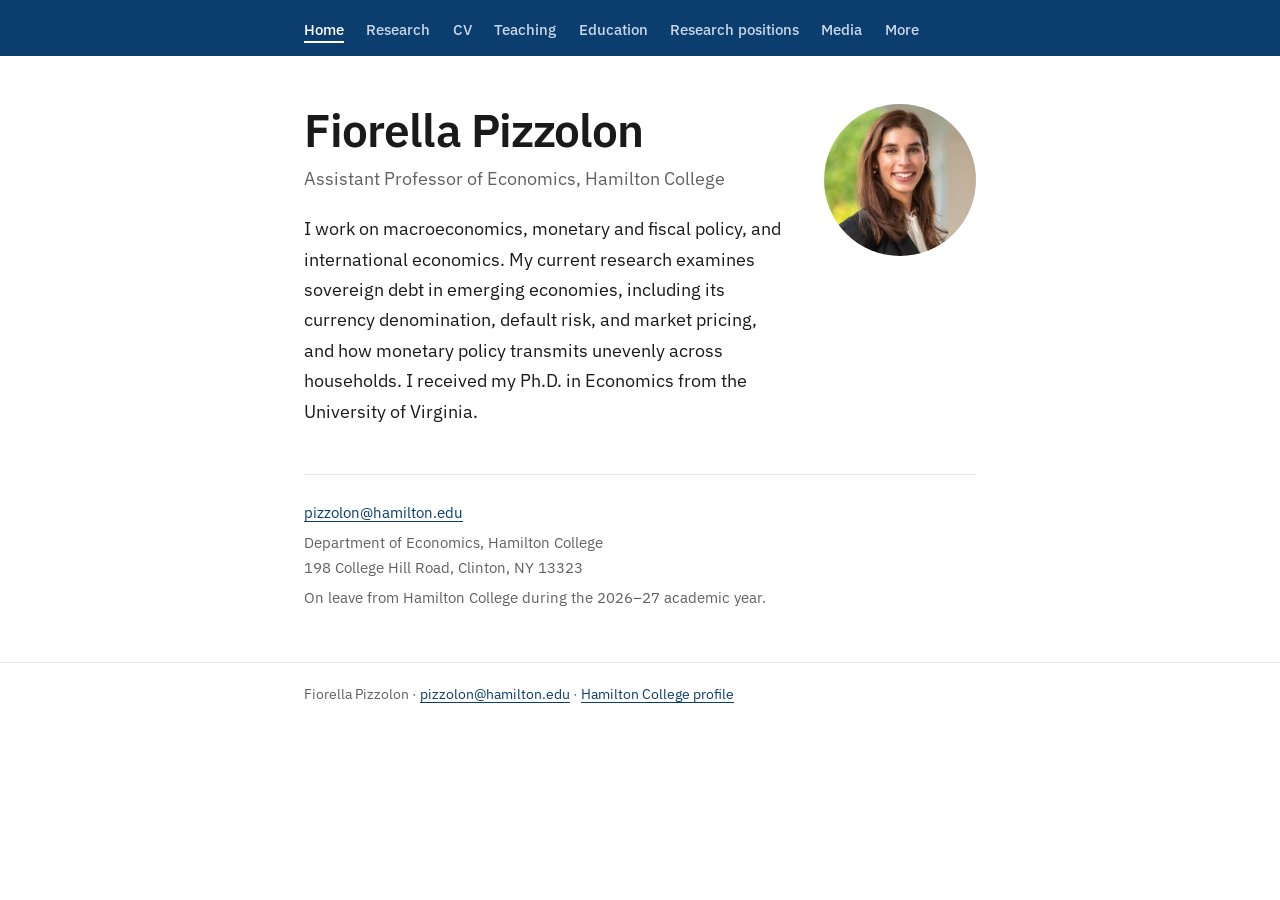
<file: index.html>
<!DOCTYPE html>
<html lang="en">
<head>
  <meta charset="utf-8">
  <meta name="viewport" content="width=device-width, initial-scale=1">
  <title>Fiorella Pizzolon — Assistant Professor of Economics, Hamilton College</title>
  <meta name="author" content="Fiorella Pizzolon">
  <meta name="description" content="Fiorella Pizzolon is an Assistant Professor of Economics at Hamilton College. Research on sovereign debt in emerging economies and the transmission of monetary policy across households.">
  <meta property="og:title" content="Fiorella Pizzolon — Assistant Professor of Economics, Hamilton College">
  <meta property="og:description" content="Fiorella Pizzolon is an Assistant Professor of Economics at Hamilton College. Research on sovereign debt in emerging economies and the transmission of monetary policy across households.">
  <meta property="og:type" content="profile">
  <meta property="og:image" content="https://fiorella-pizzolon.github.io/assets/photos/fiorella-pizzolon.jpg">
  <link rel="preconnect" href="https://fonts.googleapis.com">
  <link rel="preconnect" href="https://fonts.gstatic.com" crossorigin>
  <link href="https://fonts.googleapis.com/css2?family=IBM+Plex+Sans:wght@400;500;600&display=swap" rel="stylesheet">
  <link rel="stylesheet" href="site.css">
</head>
<body>
  <nav aria-label="Site"><div class="wrap"><ul><li><a href="index.html" aria-current="page">Home</a></li><li><a href="research.html">Research</a></li><li><a href="cv.html">CV</a></li><li><a href="teaching.html">Teaching</a></li><li><a href="education.html">Education</a></li><li><a href="ra-positions.html">Research positions</a></li><li><a href="media.html">Media</a></li><li><a href="misc.html">More</a></li></ul></div></nav>
  <main class="wrap" id="main">

    <header class="hero">
      <div>
        <h1>Fiorella Pizzolon</h1>
        <p class="role">Assistant Professor of Economics, Hamilton College</p>
        <p class="bio">I work on macroeconomics, monetary and fiscal policy, and international economics. My current research examines sovereign debt in emerging economies, including its currency denomination, default risk, and market pricing, and how monetary policy transmits unevenly across households. I received my Ph.D. in Economics from the University of Virginia.</p>
      </div>
      <img src="assets/photos/fiorella-pizzolon.jpg" alt="Portrait of Fiorella Pizzolon" width="200" height="200">
    </header>
    <div class="contact">
      <p><a href="mailto:pizzolon@hamilton.edu">pizzolon@hamilton.edu</a></p>
      <p>Department of Economics, Hamilton College<br>198 College Hill Road, Clinton, NY 13323</p>
      <p>On leave from Hamilton College during the 2026–27 academic year.</p>
    </div>
  </main>
  <footer><div class="wrap">Fiorella Pizzolon · <a href="mailto:pizzolon@hamilton.edu">pizzolon@hamilton.edu</a> · <a href="https://www.hamilton.edu/academics/our-faculty/directory/faculty-detail/fiorella-pizzolon">Hamilton College profile</a></div></footer>
</body>
</html>
</file>
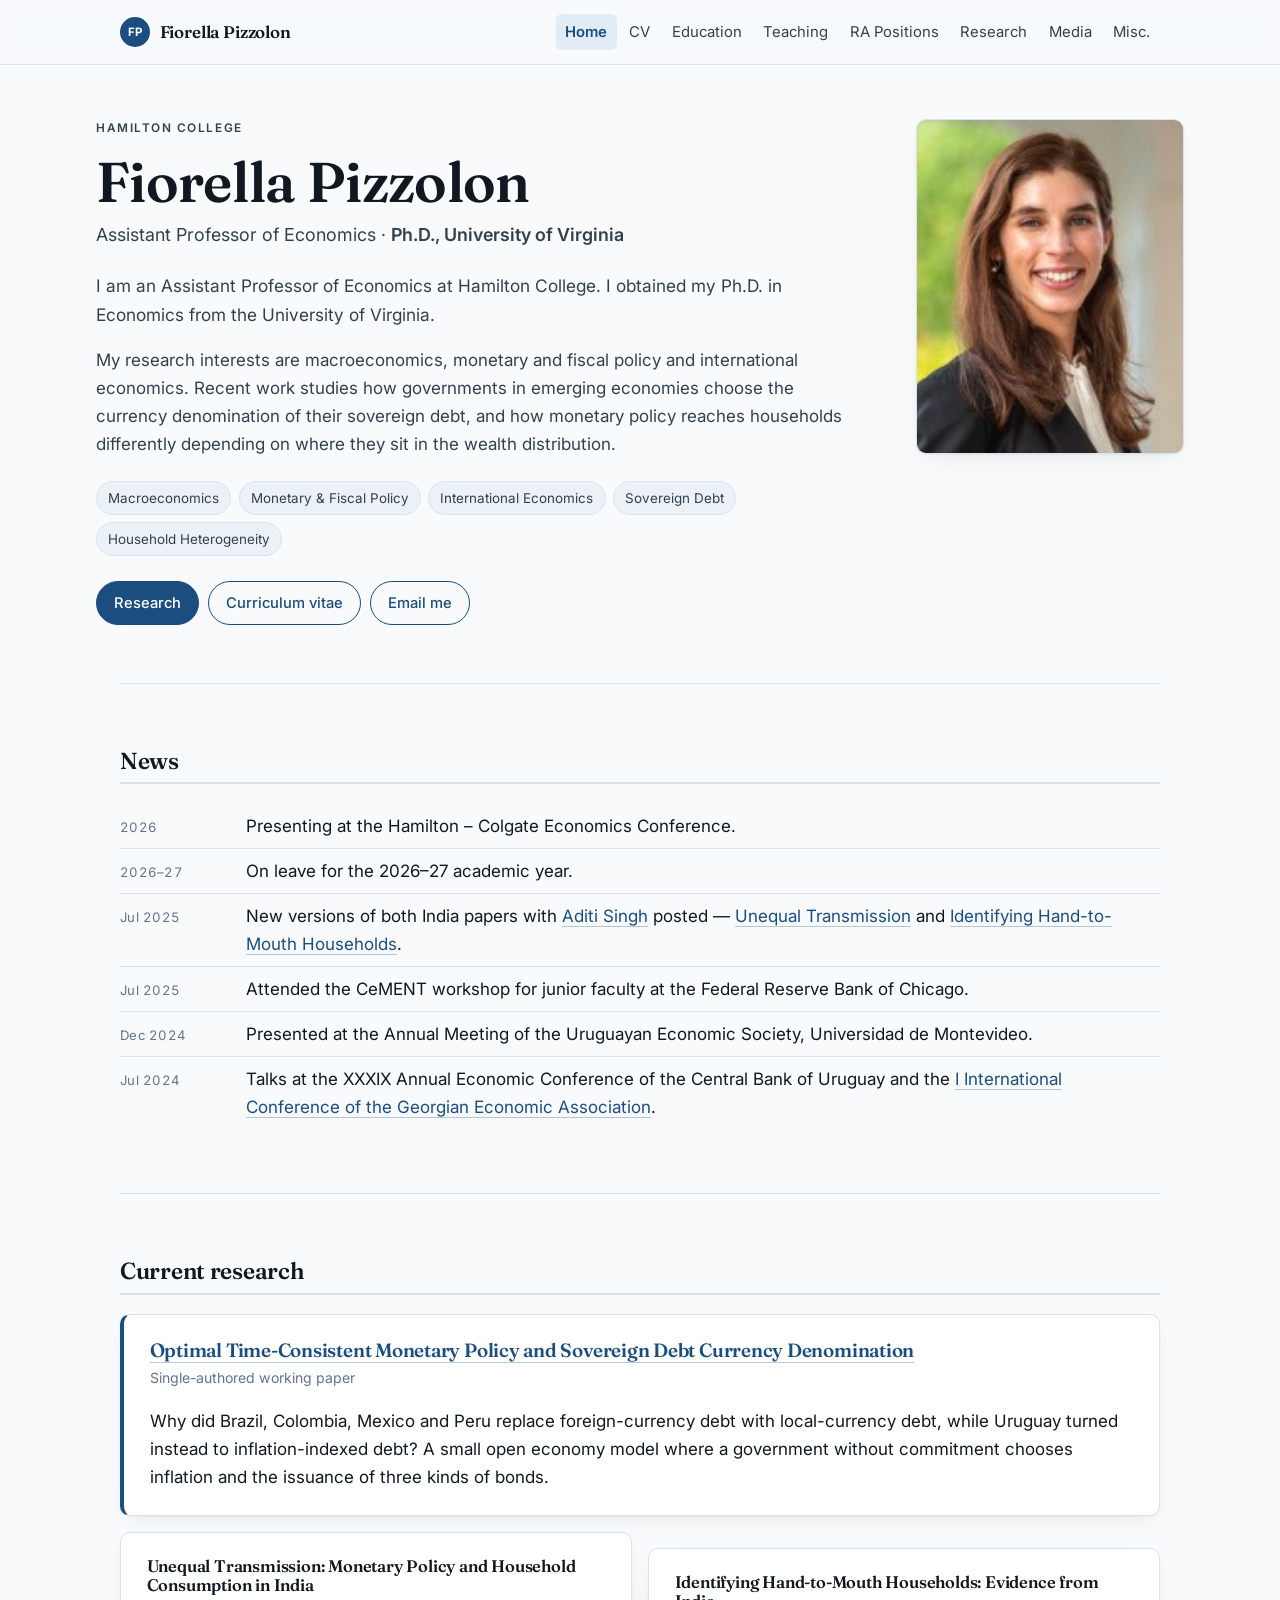
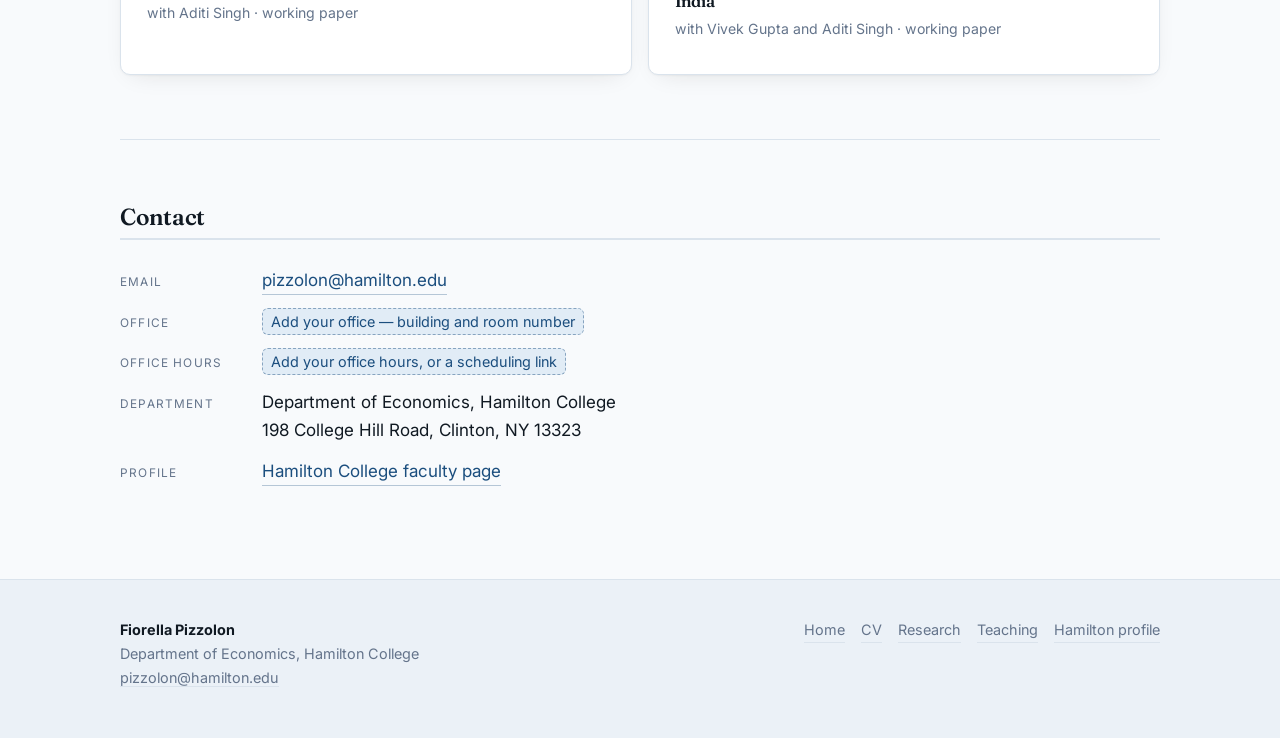
<file: assets/index.html>
<!DOCTYPE html>
<html lang="en">
<head>
<meta charset="utf-8">
<meta name="viewport" content="width=device-width, initial-scale=1">
<title>Fiorella Pizzolon — Assistant Professor of Economics, Hamilton College</title>
<meta name="description" content="Fiorella Pizzolon is an Assistant Professor of Economics at Hamilton College. Research in macroeconomics, monetary and fiscal policy, and international economics.">
<meta name="author" content="Fiorella Pizzolon">
<meta property="og:title" content="Fiorella Pizzolon — Assistant Professor of Economics, Hamilton College">
<meta property="og:description" content="Fiorella Pizzolon is an Assistant Professor of Economics at Hamilton College. Research in macroeconomics, monetary and fiscal policy, and international economics.">
<meta property="og:type" content="profile">
<link rel="icon" href="assets/favicon.svg" type="image/svg+xml">
<link rel="preconnect" href="https://fonts.googleapis.com">
<link rel="preconnect" href="https://fonts.gstatic.com" crossorigin>
<link href="https://fonts.googleapis.com/css2?family=Fraunces:opsz,wght@9..144,400;9..144,500;9..144,600;9..144,700&family=Inter:wght@400;500;600;700&display=swap" rel="stylesheet">
<link rel="stylesheet" href="assets/styles.css">
</head>
<body>
<a class="skip" href="#main">Skip to content</a>
<header class="site-header">
  <div class="wrap nav">
    <a class="brand" href="index.html"><span class="mono">FP</span>Fiorella Pizzolon</a>
    <button class="nav-toggle" aria-expanded="false" aria-controls="nav-links">Menu</button>
    <nav class="nav-links" id="nav-links" aria-label="Main">
      <a href="index.html" aria-current="page">Home</a>
      <a href="cv.html">CV</a>
      <a href="education.html">Education</a>
      <a href="teaching.html">Teaching</a>
      <a href="ra-positions.html">RA Positions</a>
      <a href="research.html">Research</a>
      <a href="media.html">Media</a>
      <a href="misc.html">Misc.</a>
    </nav>
  </div>
</header>
<main id="main">
  <div class="wrap hero">
    <div class="hero-grid">
      <div>
        <p class="eyebrow">Hamilton College</p>
        <h1>Fiorella Pizzolon</h1>
        <p class="role">Assistant Professor of Economics &middot; <strong>Ph.D., University of Virginia</strong></p>
        <p class="lead">I am an Assistant Professor of Economics at Hamilton College. I obtained my
        Ph.D. in Economics from the University of Virginia.</p>
        <p>My research interests are macroeconomics, monetary and fiscal policy and international
        economics. Recent work studies how governments in emerging economies choose the currency
        denomination of their sovereign debt, and how monetary policy reaches households
        differently depending on where they sit in the wealth distribution.</p>
        <ul class="tags">
          <li>Macroeconomics</li>
          <li>Monetary &amp; Fiscal Policy</li>
          <li>International Economics</li>
          <li>Sovereign Debt</li>
          <li>Household Heterogeneity</li>
        </ul>
        <div class="btn-row">
          <a class="btn" href="research.html">Research</a>
          <a class="btn ghost" href="cv.html">Curriculum vitae</a>
          <a class="btn ghost" href="mailto:pizzolon@hamilton.edu">Email me</a>
        </div>
      </div>
      <div class="hero-portrait">
        <img src="https://lh3.googleusercontent.com/sitesv/[base64]w1280" data-fallback="assets/photos/headshot.jpg" alt="Portrait of Fiorella Pizzolon" width="536" height="670">
      </div>
    </div>
  </div>

  <div class="wrap">
    <hr class="rule">

    <section>
      <h2 class="section-title">News</h2>
      <ul class="news">
        <li><span class="on">2026</span><span>Presenting at the Hamilton &ndash; Colgate Economics Conference.</span></li>
        <li><span class="on">2026–27</span><span>On leave for the 2026–27 academic year.</span></li>
        <li><span class="on">Jul 2025</span><span>New versions of both India papers with <a href="https://www.aditi-singh.com/research">Aditi Singh</a> posted &mdash; <a href="https://papers.ssrn.com/sol3/papers.cfm?abstract_id=5615250">Unequal Transmission</a> and <a href="https://papers.ssrn.com/sol3/papers.cfm?abstract_id=5559305">Identifying Hand-to-Mouth Households</a>.</span></li>
        <li><span class="on">Jul 2025</span><span>Attended the CeMENT workshop for junior faculty at the Federal Reserve Bank of Chicago.</span></li>
        <li><span class="on">Dec 2024</span><span>Presented at the Annual Meeting of the Uruguayan Economic Society, Universidad de Montevideo.</span></li>
        <li><span class="on">Jul 2024</span><span>Talks at the XXXIX Annual Economic Conference of the Central Bank of Uruguay and the <a href="https://www.gea.org.ge/en/events/17">I International Conference of the Georgian Economic Association</a>.</span></li>
      </ul>
    </section>

    <hr class="rule">

    <section>
      <h2 class="section-title">Current research</h2>
      <div class="card featured">
        <h3><a href="research.html">Optimal Time-Consistent Monetary Policy and Sovereign Debt Currency Denomination</a></h3>
        <p class="meta">Single-authored working paper</p>
        <p class="mb-0">Why did Brazil, Colombia, Mexico and Peru replace foreign-currency debt with
        local-currency debt, while Uruguay turned instead to inflation-indexed debt? A small open
        economy model where a government without commitment chooses inflation and the issuance of
        three kinds of bonds.</p>
      </div>
      <div class="grid-2" style="margin-top:1rem">
        <div class="card">
          <h3 style="font-size:1.05rem">Unequal Transmission: Monetary Policy and Household Consumption in India</h3>
          <p class="meta mb-0">with Aditi Singh &middot; working paper</p>
        </div>
        <div class="card">
          <h3 style="font-size:1.05rem">Identifying Hand-to-Mouth Households: Evidence from India</h3>
          <p class="meta mb-0">with Vivek Gupta and Aditi Singh &middot; working paper</p>
        </div>
      </div>
    </section>

    <hr class="rule">

    <section>
      <h2 class="section-title">Contact</h2>
      <ul class="contact-list wide">
        <li><span class="label">Email</span> <a href="mailto:pizzolon@hamilton.edu">pizzolon@hamilton.edu</a></li>
        <li><span class="label">Office</span> <span class="todo">Add your office &mdash; building and room number</span></li>
        <li><span class="label">Office hours</span> <span class="todo">Add your office hours, or a scheduling link</span></li>
        <li><span class="label">Department</span> <span>Department of Economics, Hamilton College<br>198 College Hill Road, Clinton, NY 13323</span></li>
        <li><span class="label">Profile</span> <a href="https://www.hamilton.edu/academics/our-faculty/directory/faculty-detail/fiorella-pizzolon">Hamilton College faculty page</a></li>
      </ul>
    </section>
  </div>
</main>
<footer class="site-footer">
  <div class="wrap footer-grid">
    <div>
      <strong style="color:var(--ink)">Fiorella Pizzolon</strong><br>
      Department of Economics, Hamilton College<br>
      <a href="mailto:pizzolon@hamilton.edu">pizzolon@hamilton.edu</a>
    </div>
    <nav class="footer-links" aria-label="Footer">
      <a href="index.html">Home</a>
      <a href="cv.html">CV</a>
      <a href="research.html">Research</a>
      <a href="teaching.html">Teaching</a>
      <a href="https://www.hamilton.edu/academics/our-faculty/directory/faculty-detail/fiorella-pizzolon">Hamilton profile</a>
    </nav>
  </div>
</footer>
<script>
(function () {
  var b = document.querySelector('.nav-toggle'),
      n = document.getElementById('nav-links');
  if (!b || !n) return;
  b.addEventListener('click', function () {
    var open = n.classList.toggle('open');
    b.setAttribute('aria-expanded', open ? 'true' : 'false');
  });
})();
// If an image hosted elsewhere fails to load, fall back to the local copy.
(function () {
  Array.prototype.forEach.call(document.querySelectorAll('img[data-fallback]'), function (img) {
    img.addEventListener('error', function handler() {
      img.removeEventListener('error', handler);
      img.src = img.getAttribute('data-fallback');
    });
    if (img.complete && !img.naturalWidth) img.src = img.getAttribute('data-fallback');
  });
})();
</script>
</body>
</html>
</file>
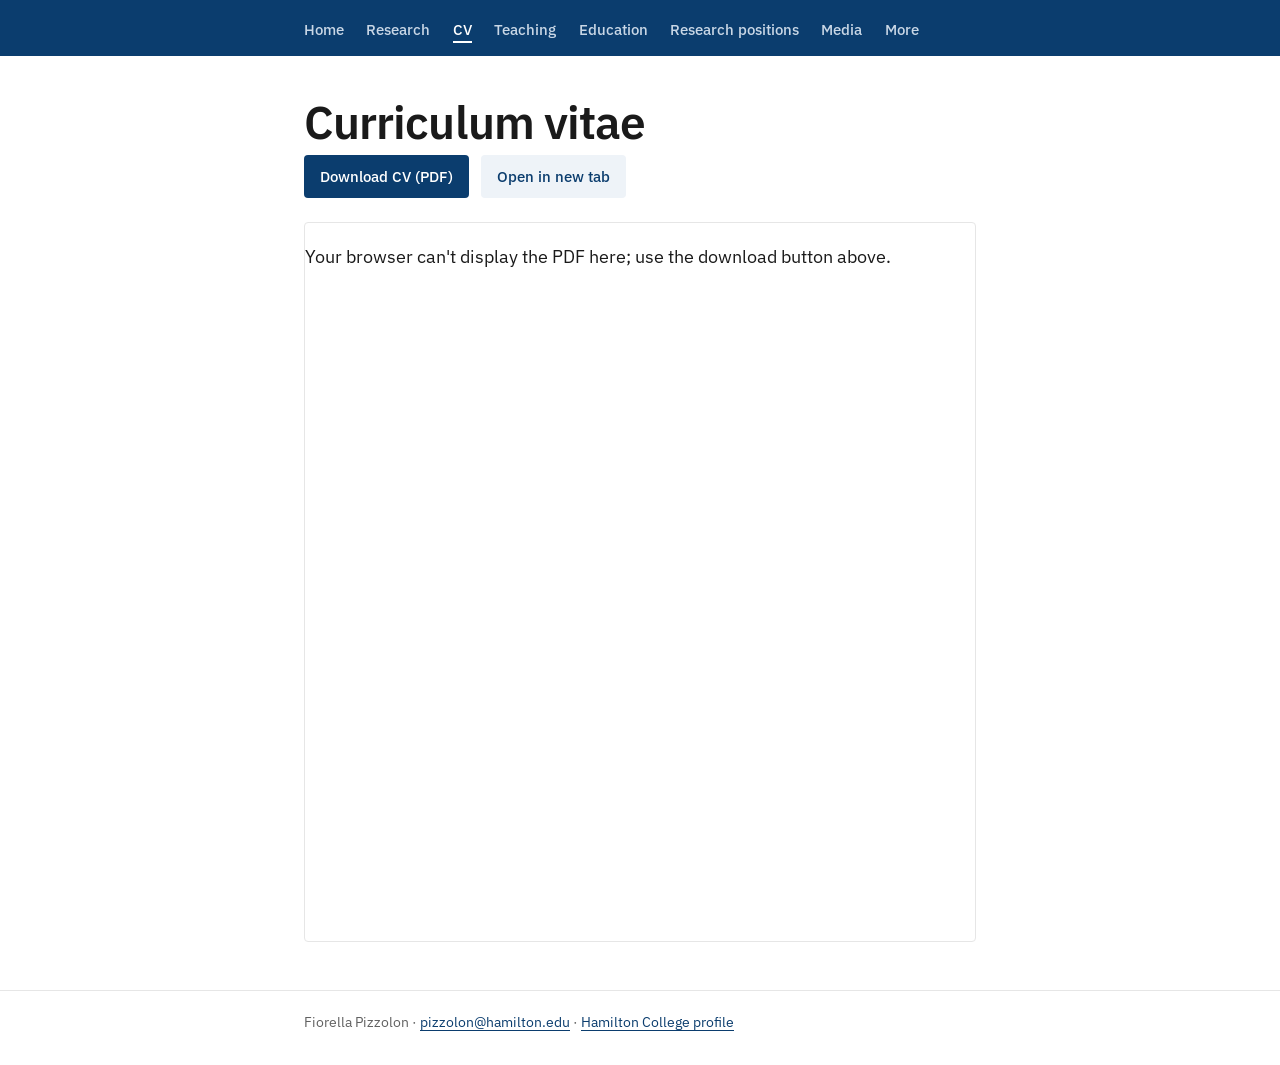
<file: cv.html>
<!DOCTYPE html>
<html lang="en">
<head>
  <meta charset="utf-8">
  <meta name="viewport" content="width=device-width, initial-scale=1">
  <title>CV — Fiorella Pizzolon</title>
  <meta name="author" content="Fiorella Pizzolon">
  <meta name="description" content="Curriculum vitae of Fiorella Pizzolon.">
  <meta property="og:title" content="CV — Fiorella Pizzolon">
  <meta property="og:description" content="Curriculum vitae of Fiorella Pizzolon.">
  <meta property="og:type" content="profile">
  <meta property="og:image" content="https://fiorella-pizzolon.github.io/assets/photos/headshot.jpg">
  <link rel="preconnect" href="https://fonts.googleapis.com">
  <link rel="preconnect" href="https://fonts.gstatic.com" crossorigin>
  <link href="https://fonts.googleapis.com/css2?family=IBM+Plex+Sans:wght@400;500;600&display=swap" rel="stylesheet">
  <link rel="stylesheet" href="site.css">
</head>
<body>
  <nav aria-label="Site"><div class="wrap"><ul><li><a href="index.html">Home</a></li><li><a href="research.html">Research</a></li><li><a href="cv.html" aria-current="page">CV</a></li><li><a href="teaching.html">Teaching</a></li><li><a href="education.html">Education</a></li><li><a href="ra-positions.html">Research positions</a></li><li><a href="media.html">Media</a></li><li><a href="misc.html">More</a></li></ul></div></nav>
  <main class="wrap" id="main">

    <h1>Curriculum vitae</h1>
    <div class="cv-actions">
      <a class="button" href="assets/cv-2026-09.pdf">Download CV (PDF)</a>
      <a class="button secondary" href="assets/cv-2026-09.pdf" target="_blank" rel="noopener">Open in new tab</a>
    </div>
    <a href="assets/cv-2026-09.pdf"><img class="cv-preview" src="assets/cv-preview.png" alt="First page of the curriculum vitae"></a>
    <object class="cv-embed" data="assets/cv-2026-09.pdf#view=FitH" type="application/pdf"><p>Your browser can't display the PDF here; use the download button above.</p></object>
  </main>
  <footer><div class="wrap">Fiorella Pizzolon · <a href="mailto:pizzolon@hamilton.edu">pizzolon@hamilton.edu</a> · <a href="https://www.hamilton.edu/academics/our-faculty/directory/faculty-detail/fiorella-pizzolon">Hamilton College profile</a></div></footer>
</body>
</html>
</file>
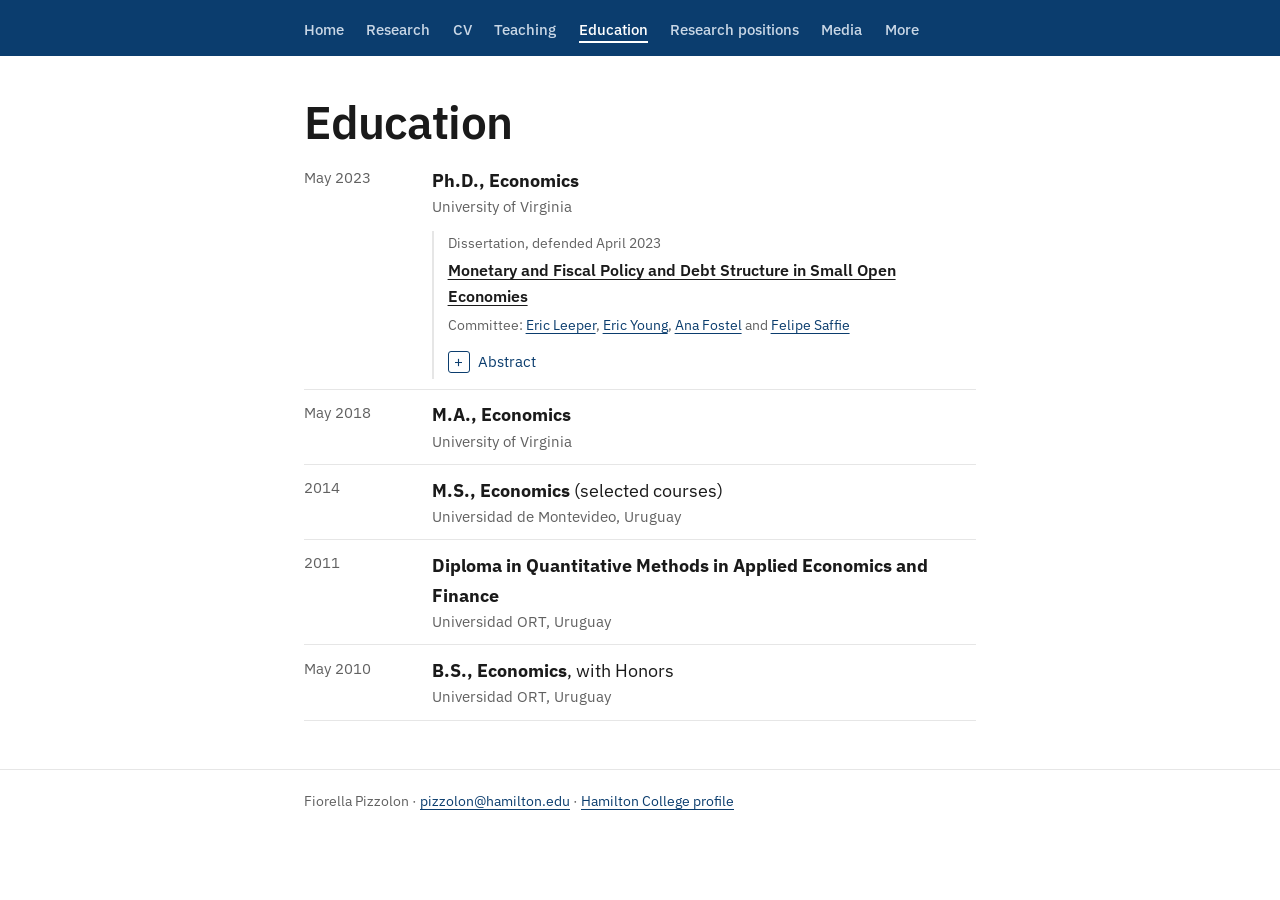
<file: education.html>
<!DOCTYPE html>
<html lang="en">
<head>
  <meta charset="utf-8">
  <meta name="viewport" content="width=device-width, initial-scale=1">
  <title>Education — Fiorella Pizzolon</title>
  <meta name="author" content="Fiorella Pizzolon">
  <meta name="description" content="Education of Fiorella Pizzolon: Ph.D. and M.A. in Economics, University of Virginia; B.S. Economics with Honors, Universidad ORT.">
  <meta property="og:title" content="Education — Fiorella Pizzolon">
  <meta property="og:description" content="Education of Fiorella Pizzolon: Ph.D. and M.A. in Economics, University of Virginia; B.S. Economics with Honors, Universidad ORT.">
  <meta property="og:type" content="profile">
  <meta property="og:image" content="https://fiorella-pizzolon.github.io/assets/photos/headshot.jpg">
  <link rel="preconnect" href="https://fonts.googleapis.com">
  <link rel="preconnect" href="https://fonts.gstatic.com" crossorigin>
  <link href="https://fonts.googleapis.com/css2?family=IBM+Plex+Sans:wght@400;500;600&display=swap" rel="stylesheet">
  <link rel="stylesheet" href="site.css">
</head>
<body>
  <nav aria-label="Site"><div class="wrap"><ul><li><a href="index.html">Home</a></li><li><a href="research.html">Research</a></li><li><a href="cv.html">CV</a></li><li><a href="teaching.html">Teaching</a></li><li><a href="education.html" aria-current="page">Education</a></li><li><a href="ra-positions.html">Research positions</a></li><li><a href="media.html">Media</a></li><li><a href="misc.html">More</a></li></ul></div></nav>
  <main class="wrap" id="main">

    <h1>Education</h1>
    <dl>
      <div><dt>May 2023</dt><dd>
        <strong>Ph.D., Economics</strong><span class="inst">University of Virginia</span>
        <div class="diss">
          <p class="label">Dissertation, defended April 2023</p>
          <p class="title"><a href="https://doi.org/10.18130/c1p7-2v30">Monetary and Fiscal Policy and Debt Structure in Small Open Economies</a></p>
          <p class="label committee">Committee: <a href="https://economics.virginia.edu/people/eric-leeper">Eric Leeper</a>, <a href="https://economics.virginia.edu/people/eric-young">Eric Young</a>, <a href="https://economics.virginia.edu/people/ana-fostel">Ana Fostel</a> and <a href="https://www.darden.virginia.edu/faculty-research/directory/felipe-saffie">Felipe Saffie</a></p>
          <details><summary>Abstract</summary>
            <p>In the past two decades, emerging economies have registered a reduction in the share of sovereign debt denominated in foreign currency and an extension in its maturity. First, I study how these changes affect the optimal monetary and fiscal policy. I derive analytical results using a commitment framework. A higher share of debt denominated in local currency increases the reliance on variations in inflation to hedge against fiscal stress, which in turn increases with the maturity. Additionally, it reduces the relative exposure to foreign shocks. Second, I study the differences in currency composition across countries, focusing on Latin America. In this case I use a time-consistency framework, to capture the large shares of debt denominated in foreign currency observed in the data. I find that large external debt-to-GDP ratios, long debt duration, and low inflation costs encourage more borrowing in inflation-indexed bonds and can explain the larger share of inflation-indexed debt in Uruguay compared to other Latin American countries.</p>
          </details>
        </div>
      </dd></div>
      <div><dt>May 2018</dt><dd><strong>M.A., Economics</strong><span class="inst">University of Virginia</span></dd></div>
      <div><dt>2014</dt><dd><strong>M.S., Economics</strong> (selected courses)<span class="inst">Universidad de Montevideo, Uruguay</span></dd></div>
      <div><dt>2011</dt><dd><strong>Diploma in Quantitative Methods in Applied Economics and Finance</strong><span class="inst">Universidad ORT, Uruguay</span></dd></div>
      <div><dt>May 2010</dt><dd><strong>B.S., Economics</strong>, with Honors<span class="inst">Universidad ORT, Uruguay</span></dd></div>
    </dl>
  </main>
  <footer><div class="wrap">Fiorella Pizzolon · <a href="mailto:pizzolon@hamilton.edu">pizzolon@hamilton.edu</a> · <a href="https://www.hamilton.edu/academics/our-faculty/directory/faculty-detail/fiorella-pizzolon">Hamilton College profile</a></div></footer>
</body>
</html>
</file>
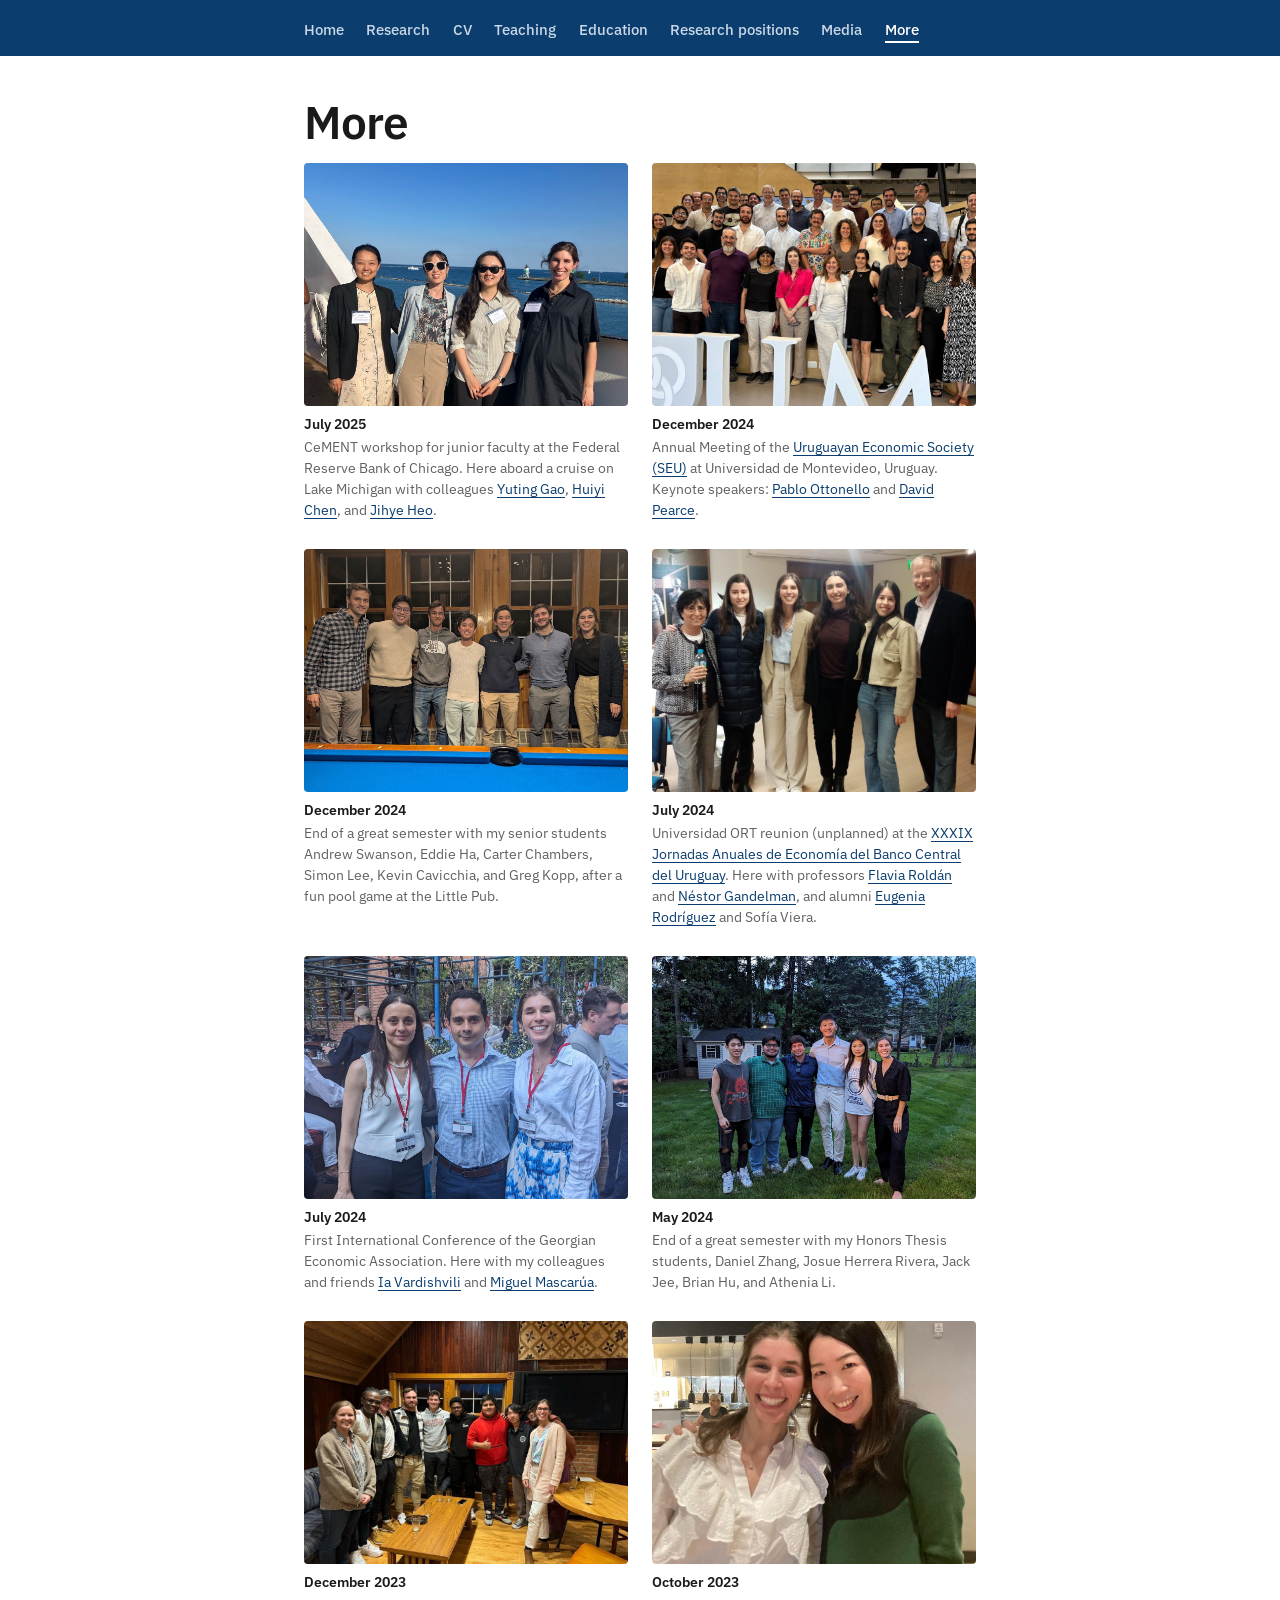
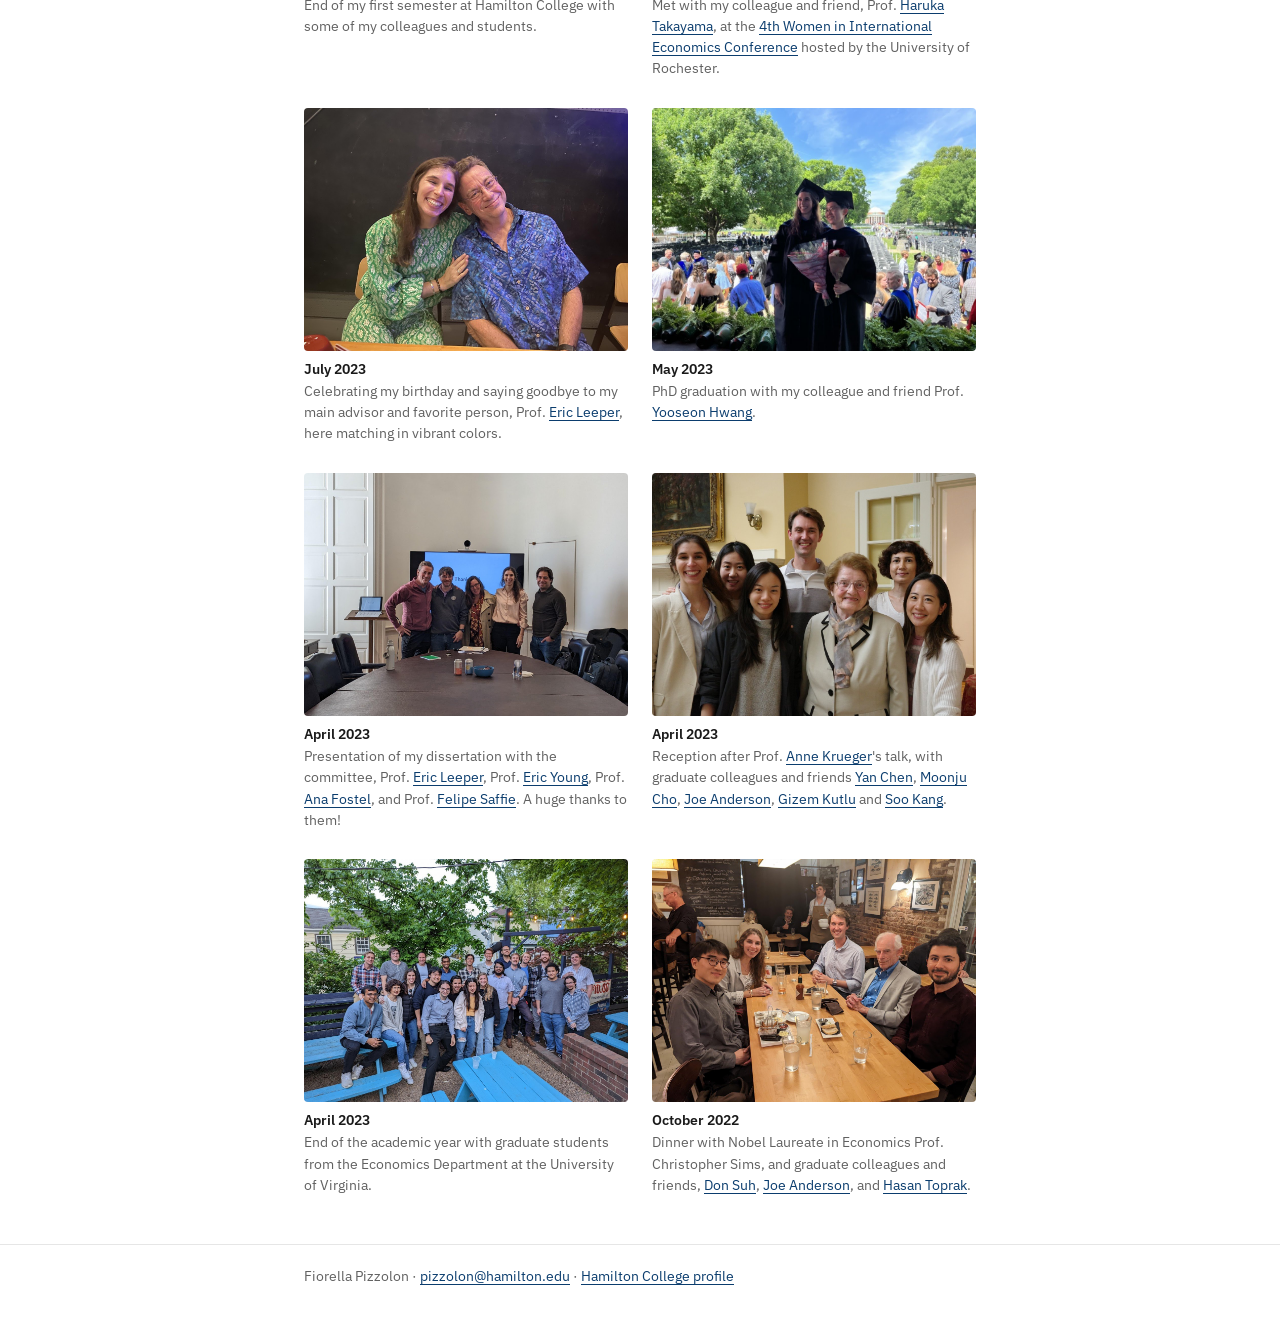
<file: misc.html>
<!DOCTYPE html>
<html lang="en">
<head>
  <meta charset="utf-8">
  <meta name="viewport" content="width=device-width, initial-scale=1">
  <title>More — Fiorella Pizzolon</title>
  <meta name="author" content="Fiorella Pizzolon">
  <meta name="description" content="Photos from conferences, teaching and academic life.">
  <meta property="og:title" content="More — Fiorella Pizzolon">
  <meta property="og:description" content="Photos from conferences, teaching and academic life.">
  <meta property="og:type" content="profile">
  <meta property="og:image" content="https://fiorella-pizzolon.github.io/assets/photos/headshot.jpg">
  <link rel="preconnect" href="https://fonts.googleapis.com">
  <link rel="preconnect" href="https://fonts.gstatic.com" crossorigin>
  <link href="https://fonts.googleapis.com/css2?family=IBM+Plex+Sans:wght@400;500;600&display=swap" rel="stylesheet">
  <link rel="stylesheet" href="site.css">
</head>
<body>
  <nav aria-label="Site"><div class="wrap"><ul><li><a href="index.html">Home</a></li><li><a href="research.html">Research</a></li><li><a href="cv.html">CV</a></li><li><a href="teaching.html">Teaching</a></li><li><a href="education.html">Education</a></li><li><a href="ra-positions.html">Research positions</a></li><li><a href="media.html">Media</a></li><li><a href="misc.html" aria-current="page">More</a></li></ul></div></nav>
  <main class="wrap" id="main">

    <h1>More</h1>
    <ul class="gallery">
      <li><figure><img src="assets/photos/misc-01.jpg" alt="CeMENT workshop for junior faculty at the Federal Reserve Bank of Chicago. Here aboard a cruise on Lake Michigan with colleagues Yuting Gao, Huiyi Chen, and Jihye Heo." loading="lazy"><figcaption><b>July 2025</b>CeMENT workshop for junior faculty at the Federal Reserve Bank of Chicago. Here aboard a cruise on Lake Michigan with colleagues <a href="https://sites.google.com/view/yutinggao">Yuting Gao</a>, <a href="https://hui-yi-chen.com/">Huiyi Chen</a>, and <a href="https://jihye-heo.github.io/">Jihye Heo</a>.</figcaption></figure></li>
      <li><figure><img src="assets/photos/misc-02.jpg" alt="Annual Meeting of the Uruguayan Economic Society (SEU) at Universidad de Montevideo, Uruguay. Keynote speakers: Pablo Ottonello and David Pearce." loading="lazy"><figcaption><b>December 2024</b>Annual Meeting of the <a href="https://www.webseu.org/">Uruguayan Economic Society (SEU)</a> at Universidad de Montevideo, Uruguay. Keynote speakers: <a href="https://sites.google.com/site/ottonellopablo/">Pablo Ottonello</a> and <a href="https://sites.google.com/a/nyu.edu/davidpearce/">David Pearce</a>.</figcaption></figure></li>
      <li><figure><img src="assets/photos/misc-03.jpg" alt="End of a great semester with my senior students Andrew Swanson, Eddie Ha, Carter Chambers, Simon Lee, Kevin Cavicchia, and Greg Kopp, after a fun pool game at the Little Pub." loading="lazy"><figcaption><b>December 2024</b>End of a great semester with my senior students Andrew Swanson, Eddie Ha, Carter Chambers, Simon Lee, Kevin Cavicchia, and Greg Kopp, after a fun pool game at the Little Pub.</figcaption></figure></li>
      <li><figure><img src="assets/photos/misc-04.jpg" alt="Universidad ORT reunion (unplanned) at the XXXIX Jornadas Anuales de Economía del Banco Central del Uruguay. Here with professors Flavia Roldán and Néstor Gandelman, and alumni Eugenia Rodríguez and Sofía Viera." loading="lazy"><figcaption><b>July 2024</b>Universidad ORT reunion (unplanned) at the <a href="https://www.bcu.gub.uy/Estadisticas-e-Indicadores/estudios/Paginas/Detalle.aspx?itm=70">XXXIX Jornadas Anuales de Economía del Banco Central del Uruguay</a>. Here with professors <a href="https://sites.google.com/view/flavia-a-roldan/home">Flavia Roldán</a> and <a href="https://nestorgandelman.weebly.com/">Néstor Gandelman</a>, and alumni <a href="https://www.worldbank.org/en/about/people/e/eugenia-rodriguez">Eugenia Rodríguez</a> and Sofía Viera.</figcaption></figure></li>
      <li><figure><img src="assets/photos/misc-05.jpg" alt="First International Conference of the Georgian Economic Association. Here with my colleagues and friends Ia Vardishvili and Miguel Mascarúa." loading="lazy"><figcaption><b>July 2024</b>First International Conference of the Georgian Economic Association. Here with my colleagues and friends <a href="https://www.iavardishvili.com/">Ia Vardishvili</a> and <a href="https://www.mascarua.net/">Miguel Mascarúa</a>.</figcaption></figure></li>
      <li><figure><img src="assets/photos/misc-06.jpg" alt="End of a great semester with my Honors Thesis students, Daniel Zhang, Josue Herrera Rivera, Jack Jee, Brian Hu, and Athenia Li." loading="lazy"><figcaption><b>May 2024</b>End of a great semester with my Honors Thesis students, Daniel Zhang, Josue Herrera Rivera, Jack Jee, Brian Hu, and Athenia Li.</figcaption></figure></li>
      <li><figure><img src="assets/photos/misc-07.jpg" alt="End of my first semester at Hamilton College with some of my colleagues and students." loading="lazy"><figcaption><b>December 2023</b>End of my first semester at Hamilton College with some of my colleagues and students.</figcaption></figure></li>
      <li><figure><img src="assets/photos/misc-08.jpg" alt="Met with my colleague and friend, Prof. Haruka Takayama, at the 4th Women in International Economics Conference hosted by the University of Rochester." loading="lazy"><figcaption><b>October 2023</b>Met with my colleague and friend, Prof. <a href="https://sites.google.com/view/haruka-takayama/">Haruka Takayama</a>, at the <a href="https://sites.google.com/view/wie-conference/archive/fourth-edition?authuser=0">4th Women in International Economics Conference</a> hosted by the University of Rochester.</figcaption></figure></li>
      <li><figure><img src="assets/photos/misc-09.jpg" alt="Celebrating my birthday and saying goodbye to my main advisor and favorite person, Prof. Eric Leeper, here matching in vibrant colors." loading="lazy"><figcaption><b>July 2023</b>Celebrating my birthday and saying goodbye to my main advisor and favorite person, Prof. <a href="https://economics.virginia.edu/people/eric-leeper">Eric Leeper</a>, here matching in vibrant colors.</figcaption></figure></li>
      <li><figure><img src="assets/photos/misc-10.jpg" alt="PhD graduation with my colleague and friend Prof. Yooseon Hwang." loading="lazy"><figcaption><b>May 2023</b>PhD graduation with my colleague and friend Prof. <a href="https://sites.google.com/view/yooseon-hwang">Yooseon Hwang</a>.</figcaption></figure></li>
      <li><figure><img src="assets/photos/misc-11.jpg" alt="Presentation of my dissertation with the committee, Prof. Eric Leeper, Prof. Eric Young, Prof. Ana Fostel, and Prof. Felipe Saffie. A huge thanks to them!" loading="lazy"><figcaption><b>April 2023</b>Presentation of my dissertation with the committee, Prof. <a href="https://economics.virginia.edu/people/eric-leeper">Eric Leeper</a>, Prof. <a href="https://economics.virginia.edu/people/eric-young">Eric Young</a>, Prof. <a href="https://economics.virginia.edu/people/ana-fostel">Ana Fostel</a>, and Prof. <a href="https://www.darden.virginia.edu/faculty-research/directory/felipe-saffie">Felipe Saffie</a>. A huge thanks to them!</figcaption></figure></li>
      <li><figure><img src="assets/photos/misc-14.jpg" alt="Reception after Prof. Anne Krueger's talk, with graduate colleagues and friends Yan Chen, Moonju Cho, Joe Anderson, Gizem Kutlu and Soo Kang." loading="lazy"><figcaption><b>April 2023</b>Reception after Prof. <a href="https://sais.jhu.edu/directory/anne-krueger">Anne Krueger</a>'s talk, with graduate colleagues and friends <a href="https://sites.google.com/view/yan-chen-econ">Yan Chen</a>, <a href="https://sites.google.com/view/moonjucho/home">Moonju Cho</a>, <a href="https://www.joe-anderson.com/">Joe Anderson</a>, <a href="https://gizemkutlu.weebly.com/">Gizem Kutlu</a> and <a href="https://sites.google.com/virginia.edu/soo-kang-econ/about">Soo Kang</a>.</figcaption></figure></li>
      <li><figure><img src="assets/photos/misc-12.jpg" alt="End of the academic year with graduate students from the Economics Department at the University of Virginia." loading="lazy"><figcaption><b>April 2023</b>End of the academic year with graduate students from the Economics Department at the University of Virginia.</figcaption></figure></li>
      <li><figure><img src="assets/photos/misc-13.jpg" alt="Dinner with Nobel Laureate in Economics Prof. Christopher Sims, and graduate colleagues and friends, Don Suh, Joe Anderson, and Hasan Toprak." loading="lazy"><figcaption><b>October 2022</b>Dinner with Nobel Laureate in Economics Prof. Christopher Sims, and graduate colleagues and friends, <a href="https://www.donghyunsuh.com/">Don Suh</a>, <a href="https://www.joe-anderson.com/">Joe Anderson</a>, and <a href="https://sites.google.com/view/hasantoprak">Hasan Toprak</a>.</figcaption></figure></li>
    </ul>
  </main>
  <footer><div class="wrap">Fiorella Pizzolon · <a href="mailto:pizzolon@hamilton.edu">pizzolon@hamilton.edu</a> · <a href="https://www.hamilton.edu/academics/our-faculty/directory/faculty-detail/fiorella-pizzolon">Hamilton College profile</a></div></footer>
</body>
</html>
</file>
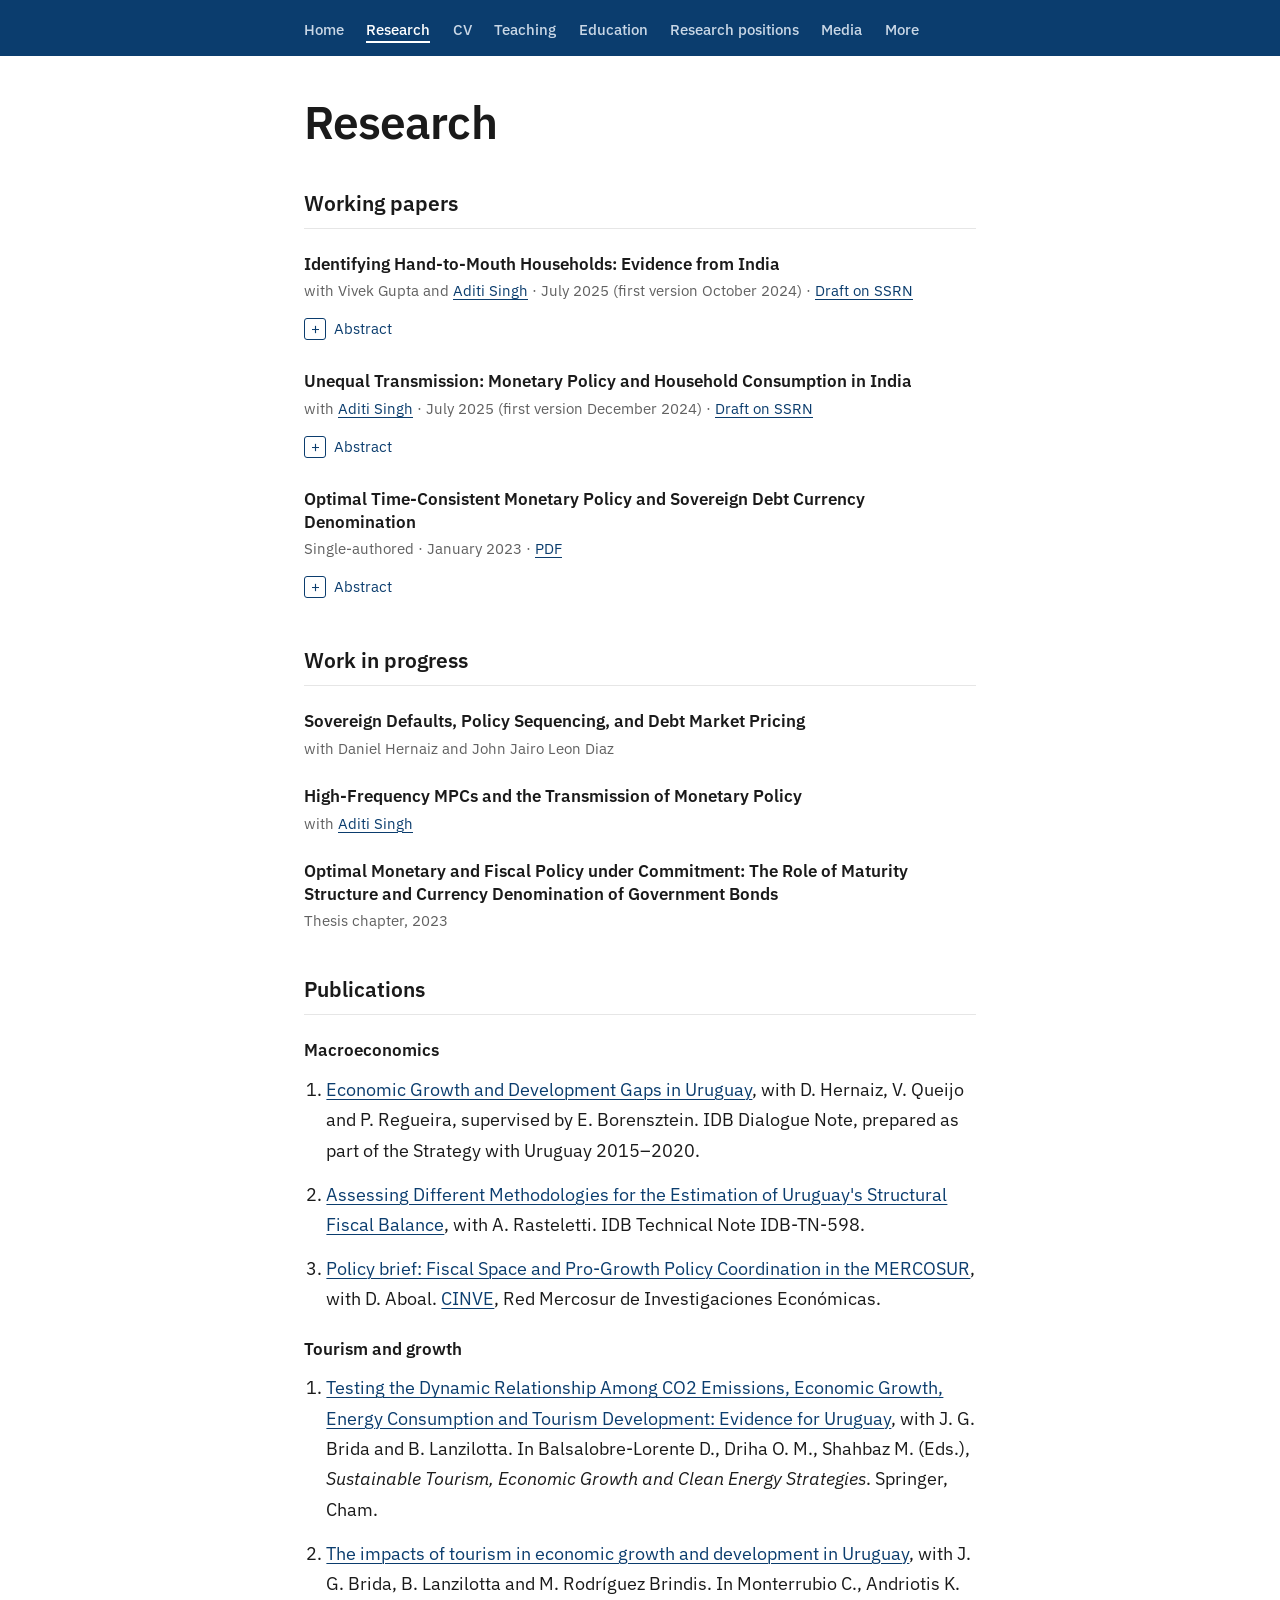
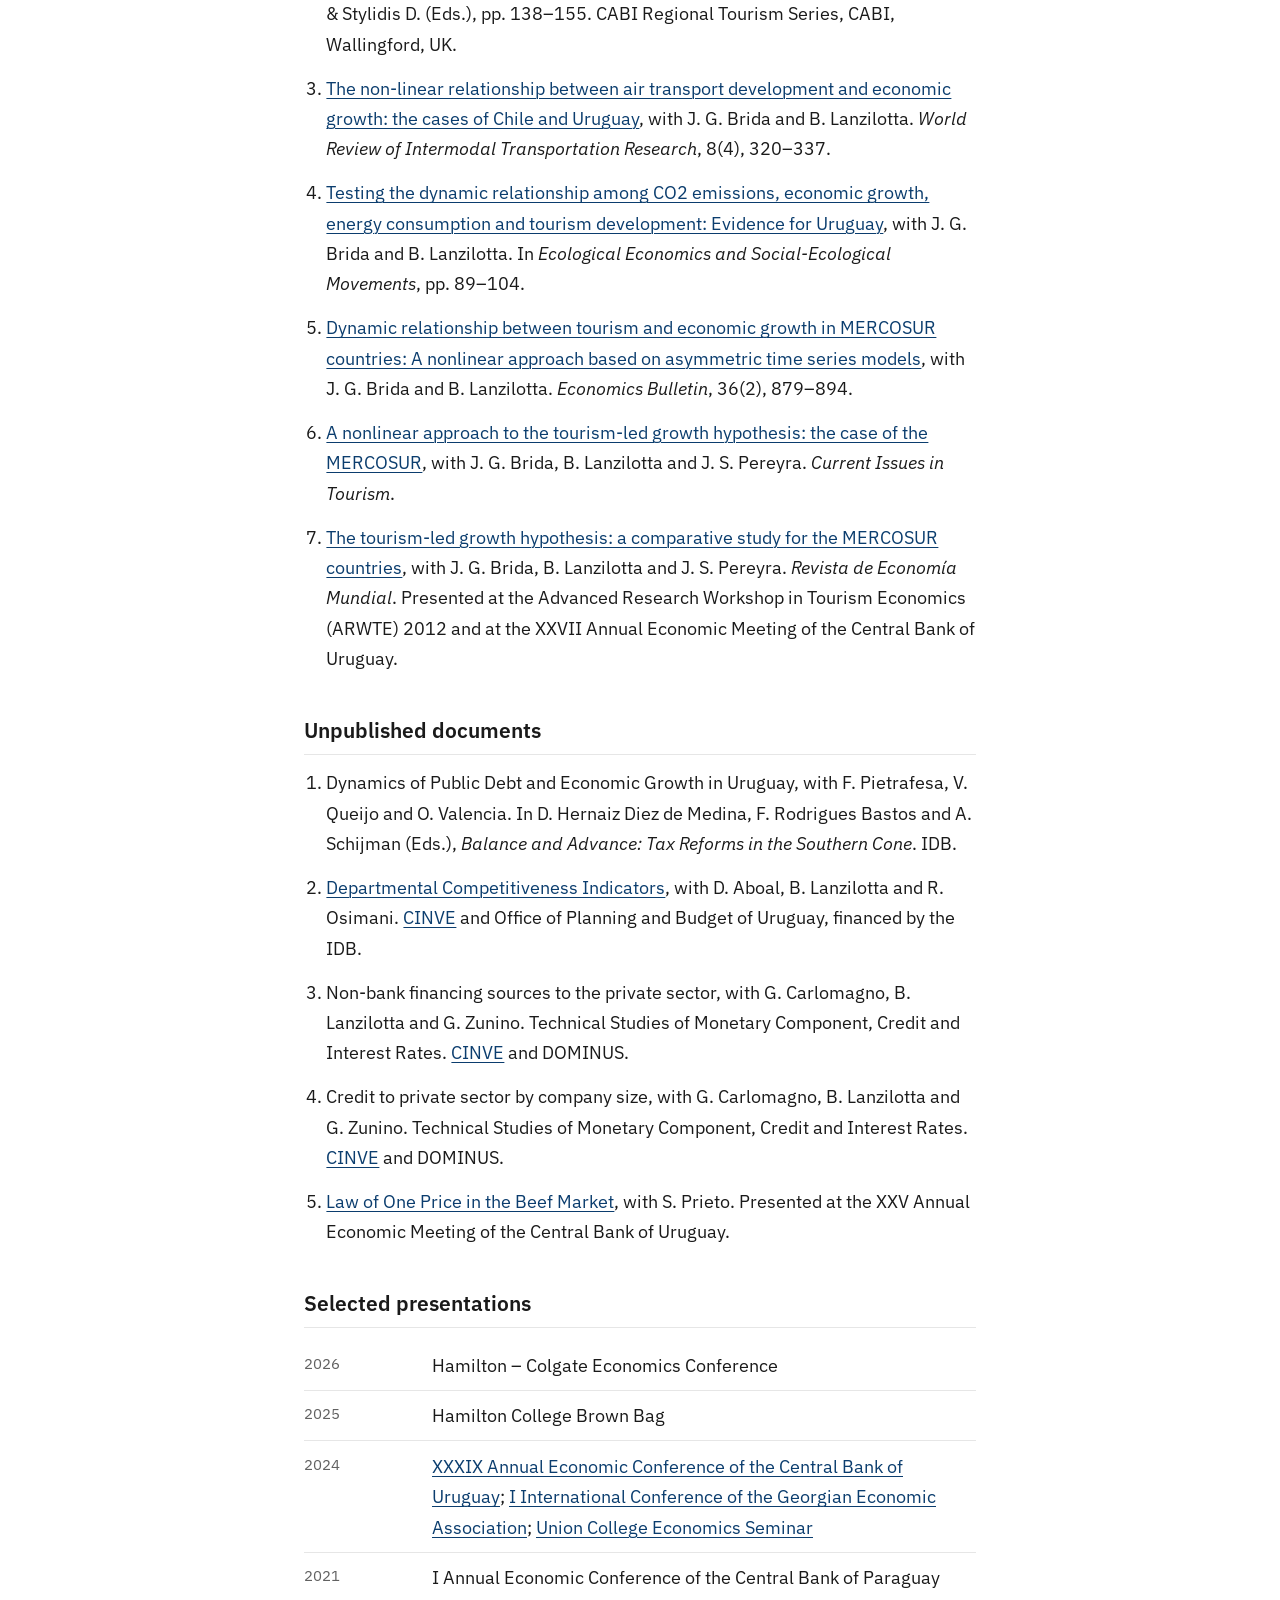
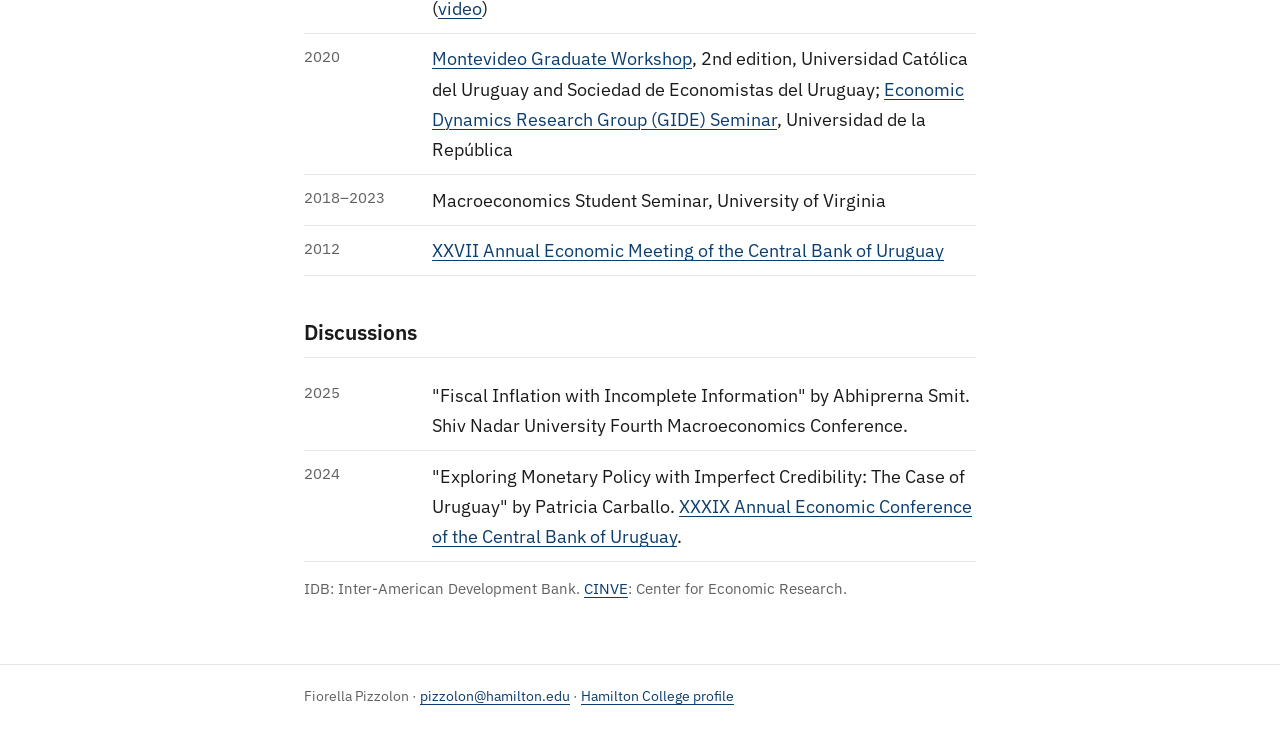
<file: research.html>
<!DOCTYPE html>
<html lang="en">
<head>
  <meta charset="utf-8">
  <meta name="viewport" content="width=device-width, initial-scale=1">
  <title>Research — Fiorella Pizzolon</title>
  <meta name="author" content="Fiorella Pizzolon">
  <meta name="description" content="Working papers and publications by Fiorella Pizzolon on sovereign debt, monetary and fiscal policy, and household heterogeneity.">
  <meta property="og:title" content="Research — Fiorella Pizzolon">
  <meta property="og:description" content="Working papers and publications by Fiorella Pizzolon on sovereign debt, monetary and fiscal policy, and household heterogeneity.">
  <meta property="og:type" content="profile">
  <meta property="og:image" content="https://fiorella-pizzolon.github.io/assets/photos/headshot.jpg">
  <link rel="preconnect" href="https://fonts.googleapis.com">
  <link rel="preconnect" href="https://fonts.gstatic.com" crossorigin>
  <link href="https://fonts.googleapis.com/css2?family=IBM+Plex+Sans:wght@400;500;600&display=swap" rel="stylesheet">
  <link rel="stylesheet" href="site.css">
</head>
<body>
  <nav aria-label="Site"><div class="wrap"><ul><li><a href="index.html">Home</a></li><li><a href="research.html" aria-current="page">Research</a></li><li><a href="cv.html">CV</a></li><li><a href="teaching.html">Teaching</a></li><li><a href="education.html">Education</a></li><li><a href="ra-positions.html">Research positions</a></li><li><a href="media.html">Media</a></li><li><a href="misc.html">More</a></li></ul></div></nav>
  <main class="wrap" id="main">

    <h1>Research</h1>

    <h2>Working papers</h2>

    <h3>Identifying Hand-to-Mouth Households: Evidence from India</h3>
    <p class="meta">with Vivek Gupta and <a href="https://www.aditi-singh.com/">Aditi Singh</a> · July 2025 (first version October 2024) · <a href="https://papers.ssrn.com/sol3/papers.cfm?abstract_id=5559305">Draft on SSRN</a></p>
    <details><summary>Abstract</summary>
      <p>This paper identifies the share of poor and wealthy hand-to-mouth (HtM) households in India. Wealthy HtM households hold substantial illiquid assets—such as housing and gold jewelry—but have limited liquid wealth, including cash and checking accounts. In contrast, poor HtM households lack both liquid and illiquid assets. We combine consumption and income data from CMIE with asset portfolio data from AIDIS using machine learning techniques, and apply the classification methodology of Kaplan, Violante, and Weidner (2014) to categorize households. We find that 47% of Indian households are hand-to-mouth, out of which 85% are wealthy HtM and 15% are poor HtM. While wealthy HtM households resemble non-HtM households in demographics and asset holdings, they exhibit high marginal propensities to consume out of transitory income shocks, similar to poor HtM households.</p>
      <p class="presented">Presented at Shiv Nadar IoE, Ashoka University, Delhi School of Economics and Hamilton College.</p>
    </details>

    <h3>Unequal Transmission: Monetary Policy and Household Consumption in India</h3>
    <p class="meta">with <a href="https://www.aditi-singh.com/">Aditi Singh</a> · July 2025 (first version December 2024) · <a href="https://papers.ssrn.com/sol3/papers.cfm?abstract_id=5615250">Draft on SSRN</a></p>
    <details><summary>Abstract</summary>
      <p>This paper examines the real effects of monetary policy in India through the lens of household-level heterogeneity. Using detailed microdata on consumption and asset holdings, we show that monetary policy shocks have significant effects on household consumption. Importantly, these effects vary systematically with households' positions in the wealth distribution. Households facing tighter financial constraints—those with limited liquid assets—exhibit stronger consumption responses to monetary policy shocks. By linking consumption data with asset portfolio information, we highlight the role of financial heterogeneity in shaping the transmission of monetary policy. Our findings underscore the importance of accounting for household-level differences in wealth and liquidity when evaluating the effectiveness of monetary policy.</p>
      <p class="presented">Presented at SERI, Shiv Nadar IoE, Ashoka University, Delhi School of Economics and Hamilton College.</p>
    </details>

    <h3>Optimal Time-Consistent Monetary Policy and Sovereign Debt Currency Denomination</h3>
    <p class="meta">Single-authored · January 2023 · <a href="assets/papers/pizzolon-sovereign-debt-currency-denomination.pdf">PDF</a></p>
    <details><summary>Abstract</summary>
      <p>In the past two decades, the share of external sovereign debt in emerging economies denominated in foreign currency has fallen. I document that in Brazil, Colombia, Mexico and Peru, foreign currency debt was mainly substituted by debt denominated in local currency, while indexed debt represented a small proportion. In Uruguay, on the contrary, foreign currency debt was largely substituted by inflation-indexed debt. To study these differences, I use a small open economy model in which each period, a government that cannot default and lacks commitment optimally chooses inflation and the issuance of foreign currency, local currency and inflation-indexed debt. The choice of debt currency denomination balances hedging benefits and costs implied by each type of bond. On one hand, the exchange rate features a negative correlation with tradable endowment, making local currency and indexed debt useful securities in terms of hedging. On the other hand, the government is tempted to use inflation surprises (local currency debt) and real exchange rate depreciation surprises (local currency and indexed debt) to dilute the value of its debt. Foreign currency debt acts as a commitment device, because its value cannot be diluted. I derive analytical expressions to gain insight into the nature of these trade-offs and solve the model numerically to explain the difference in currency composition across countries. Large external debt-to-GDP ratios, long debt duration, and low inflation costs encourage more borrowing in inflation-indexed bonds and can explain the larger share of inflation-indexed debt in Uruguay compared to other Latin American countries.</p>
    </details>

    <h2>Work in progress</h2>
    <h3>Sovereign Defaults, Policy Sequencing, and Debt Market Pricing</h3>
    <p class="meta">with Daniel Hernaiz and John Jairo Leon Diaz</p>
    <h3>High-Frequency MPCs and the Transmission of Monetary Policy</h3>
    <p class="meta">with <a href="https://www.aditi-singh.com/">Aditi Singh</a></p>
    <h3>Optimal Monetary and Fiscal Policy under Commitment: The Role of Maturity Structure and Currency Denomination of Government Bonds</h3>
    <p class="meta">Thesis chapter, 2023</p>

    <h2>Publications</h2>
    <h3>Macroeconomics</h3>
    <ol>
      <li><a href="https://publications.iadb.org/publications/spanish/viewer/Crecimiento-econ%C3%B3mico-y-brechas-de-desarrollo-en-Uruguay.pdf">Economic Growth and Development Gaps in Uruguay</a>, with D. Hernaiz, V. Queijo and P. Regueira, supervised by E. Borensztein. IDB Dialogue Note, prepared as part of the Strategy with Uruguay 2015–2020.</li>
      <li><a href="https://publications.iadb.org/publications/english/viewer/Assessing-Different-Methodologies-for-the-Estimation-of-Uruguay-Structural-Fiscal-Balance.pdf">Assessing Different Methodologies for the Estimation of Uruguay's Structural Fiscal Balance</a>, with A. Rasteletti. IDB Technical Note IDB-TN-598.</li>
      <li><a href="https://idl-bnc-idrc.dspacedirect.org/bitstream/handle/10625/47467/IDL-47467.pdf">Policy brief: Fiscal Space and Pro-Growth Policy Coordination in the MERCOSUR</a>, with D. Aboal. <a href="https://cinve.org.uy/">CINVE</a>, Red Mercosur de Investigaciones Económicas.</li>
    </ol>
    <h3>Tourism and growth</h3>
    <ol>
      <li><a href="https://link.springer.com/chapter/10.1007/978-3-030-59675-0_7">Testing the Dynamic Relationship Among CO2 Emissions, Economic Growth, Energy Consumption and Tourism Development: Evidence for Uruguay</a>, with J. G. Brida and B. Lanzilotta. In Balsalobre-Lorente D., Driha O. M., Shahbaz M. (Eds.), <em>Sustainable Tourism, Economic Growth and Clean Energy Strategies</em>. Springer, Cham.</li>
      <li><a href="https://doi.org/10.1079/9781789243048.0138">The impacts of tourism in economic growth and development in Uruguay</a>, with J. G. Brida, B. Lanzilotta and M. Rodríguez Brindis. In Monterrubio C., Andriotis K. &amp; Stylidis D. (Eds.), pp. 138–155. CABI Regional Tourism Series, CABI, Wallingford, UK.</li>
      <li><a href="https://www.inderscienceonline.com/doi/abs/10.1504/WRITR.2019.103287">The non-linear relationship between air transport development and economic growth: the cases of Chile and Uruguay</a>, with J. G. Brida and B. Lanzilotta. <em>World Review of Intermodal Transportation Research</em>, 8(4), 320–337.</li>
      <li><a href="http://www.casadelibrosabiertos.uam.mx/contenido/contenido/Libroelectronico/Ecological-economics.pdf">Testing the dynamic relationship among CO2 emissions, economic growth, energy consumption and tourism development: Evidence for Uruguay</a>, with J. G. Brida and B. Lanzilotta. In <em>Ecological Economics and Social-Ecological Movements</em>, pp. 89–104.</li>
      <li><a href="http://www.accessecon.com/Pubs/EB/2016/Volume36/EB-16-V36-I2-P86.pdf">Dynamic relationship between tourism and economic growth in MERCOSUR countries: A nonlinear approach based on asymmetric time series models</a>, with J. G. Brida and B. Lanzilotta. <em>Economics Bulletin</em>, 36(2), 879–894.</li>
      <li><a href="https://doi.org/10.1080/13683500.2013.802765">A nonlinear approach to the tourism-led growth hypothesis: the case of the MERCOSUR</a>, with J. G. Brida, B. Lanzilotta and J. S. Pereyra. <em>Current Issues in Tourism</em>.</li>
      <li><a href="http://rabida.uhu.es/dspace/bitstream/handle/10272/7542/El_%20turismo_como_factor_del_crecimiento_economico.pdf?sequence=2">The tourism-led growth hypothesis: a comparative study for the MERCOSUR countries</a>, with J. G. Brida, B. Lanzilotta and J. S. Pereyra. <em>Revista de Economía Mundial</em>. Presented at the Advanced Research Workshop in Tourism Economics (ARWTE) 2012 and at the XXVII Annual Economic Meeting of the Central Bank of Uruguay.</li>
    </ol>

    <h2>Unpublished documents</h2>
    <ol>
      <li>Dynamics of Public Debt and Economic Growth in Uruguay, with F. Pietrafesa, V. Queijo and O. Valencia. In D. Hernaiz Diez de Medina, F. Rodrigues Bastos and A. Schijman (Eds.), <em>Balance and Advance: Tax Reforms in the Southern Cone</em>. IDB.</li>
      <li><a href="https://otu.opp.gub.uy/sites/default/files/docsBiblioteca/Indicador%20de%20Competitividad%20Departamental%20Informe%20Final.pdf">Departmental Competitiveness Indicators</a>, with D. Aboal, B. Lanzilotta and R. Osimani. <a href="https://cinve.org.uy/">CINVE</a> and Office of Planning and Budget of Uruguay, financed by the IDB.</li>
      <li>Non-bank financing sources to the private sector, with G. Carlomagno, B. Lanzilotta and G. Zunino. Technical Studies of Monetary Component, Credit and Interest Rates. <a href="https://cinve.org.uy/">CINVE</a> and DOMINUS.</li>
      <li>Credit to private sector by company size, with G. Carlomagno, B. Lanzilotta and G. Zunino. Technical Studies of Monetary Component, Credit and Interest Rates. <a href="https://cinve.org.uy/">CINVE</a> and DOMINUS.</li>
      <li><a href="https://www.bcu.gub.uy/Comunicaciones/Jornadas%20de%20Economa/iees03j3321010.pdf">Law of One Price in the Beef Market</a>, with S. Prieto. Presented at the XXV Annual Economic Meeting of the Central Bank of Uruguay.</li>
    </ol>

    <h2>Selected presentations</h2>
    <dl>
      <div><dt>2026</dt><dd>Hamilton – Colgate Economics Conference</dd></div>
      <div><dt>2025</dt><dd>Hamilton College Brown Bag</dd></div>
      <div><dt>2024</dt><dd><a href="https://www.bcu.gub.uy/Estadisticas-e-Indicadores/estudios/Paginas/Detalle.aspx?itm=70">XXXIX Annual Economic Conference of the Central Bank of Uruguay</a>; <a href="https://www.gea.org.ge/en/events/17">I International Conference of the Georgian Economic Association</a>; <a href="https://www.union.edu/economics/seminars">Union College Economics Seminar</a></dd></div>
      <div><dt>2021</dt><dd>I Annual Economic Conference of the Central Bank of Paraguay (<a href="https://www.youtube.com/watch?v=QuwGoFJnQx4">video</a>)</dd></div>
      <div><dt>2020</dt><dd><a href="https://ucu.edu.uy/es/node/48591">Montevideo Graduate Workshop</a>, 2nd edition, Universidad Católica del Uruguay and Sociedad de Economistas del Uruguay; <a href="http://fcea.edu.uy/eventos/seminarios-del-gide.html">Economic Dynamics Research Group (GIDE) Seminar</a>, Universidad de la República</dd></div>
      <div><dt>2018–2023</dt><dd>Macroeconomics Student Seminar, University of Virginia</dd></div>
      <div><dt>2012</dt><dd><a href="https://www.bcu.gub.uy/Comunicaciones/Paginas/XXVII-Jornadas-Anuales-de-Economia.aspx">XXVII Annual Economic Meeting of the Central Bank of Uruguay</a></dd></div>
    </dl>

    <h2>Discussions</h2>
    <dl>
      <div><dt>2025</dt><dd>"Fiscal Inflation with Incomplete Information" by Abhiprerna Smit. Shiv Nadar University Fourth Macroeconomics Conference.</dd></div>
      <div><dt>2024</dt><dd>"Exploring Monetary Policy with Imperfect Credibility: The Case of Uruguay" by Patricia Carballo. <a href="https://www.bcu.gub.uy/Estadisticas-e-Indicadores/estudios/Paginas/Detalle.aspx?itm=70">XXXIX Annual Economic Conference of the Central Bank of Uruguay</a>.</dd></div>
    </dl>
    <p class="note">IDB: Inter-American Development Bank. <a href="https://cinve.org.uy/">CINVE</a>: Center for Economic Research.</p>
  </main>
  <footer><div class="wrap">Fiorella Pizzolon · <a href="mailto:pizzolon@hamilton.edu">pizzolon@hamilton.edu</a> · <a href="https://www.hamilton.edu/academics/our-faculty/directory/faculty-detail/fiorella-pizzolon">Hamilton College profile</a></div></footer>
</body>
</html>
</file>
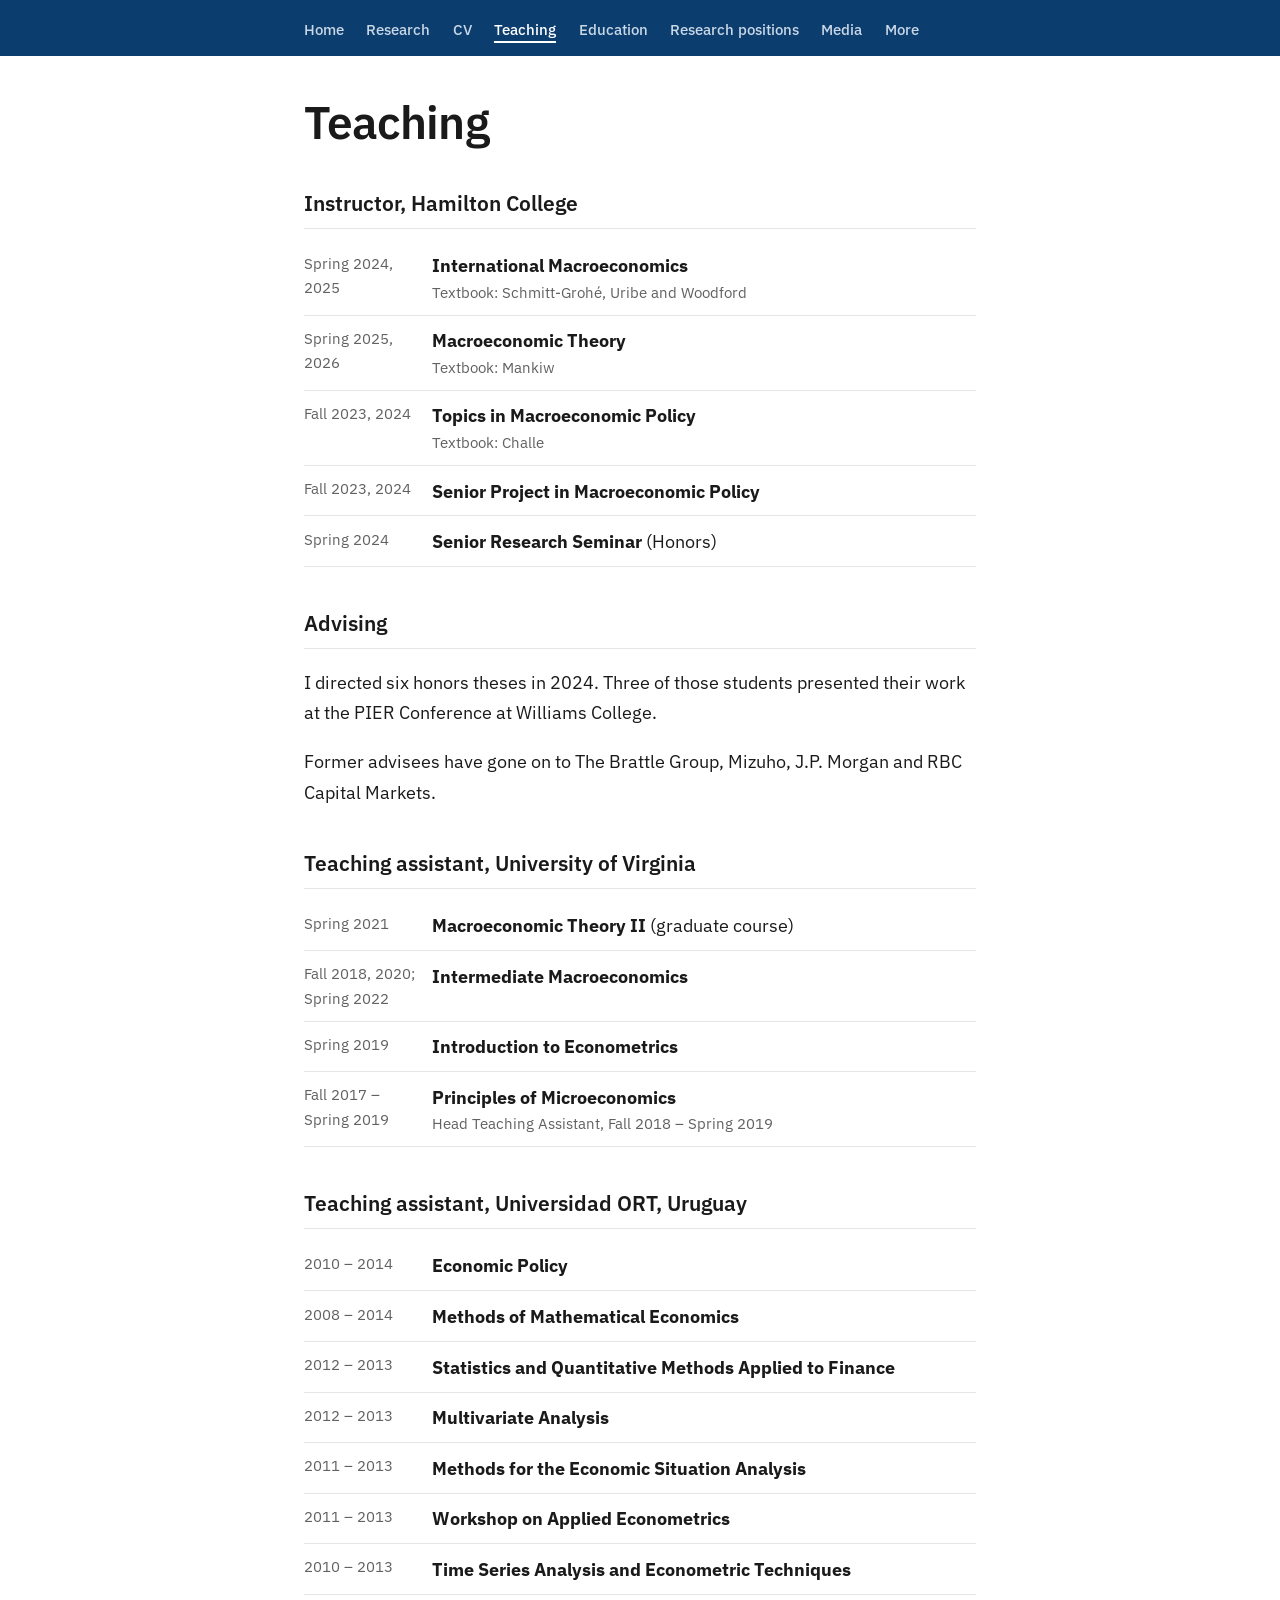
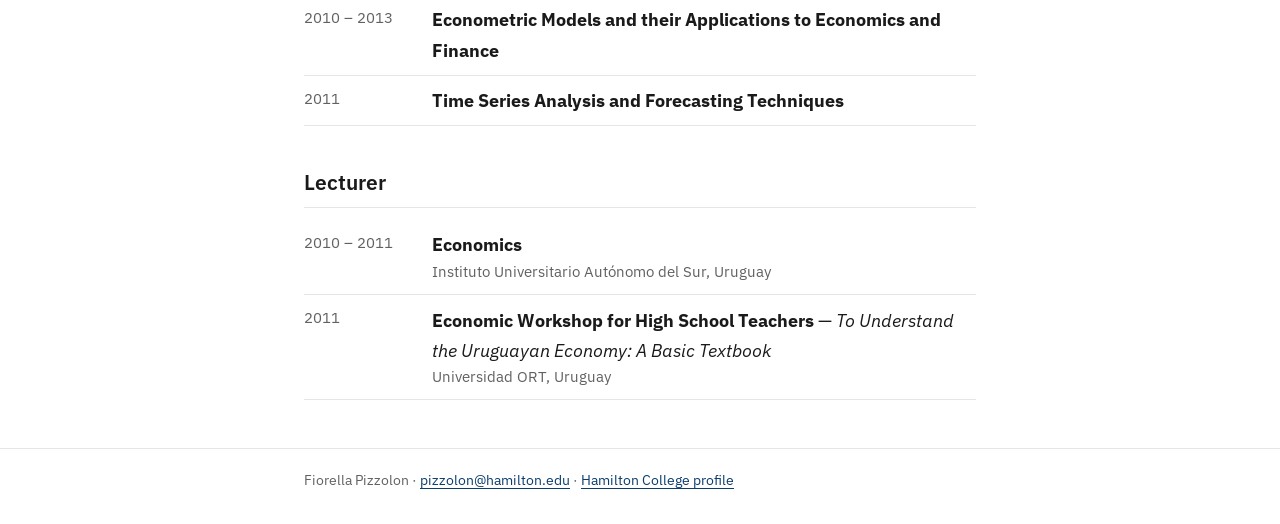
<file: teaching.html>
<!DOCTYPE html>
<html lang="en">
<head>
  <meta charset="utf-8">
  <meta name="viewport" content="width=device-width, initial-scale=1">
  <title>Teaching — Fiorella Pizzolon</title>
  <meta name="author" content="Fiorella Pizzolon">
  <meta name="description" content="Courses taught by Fiorella Pizzolon at Hamilton College, the University of Virginia and Universidad ORT.">
  <meta property="og:title" content="Teaching — Fiorella Pizzolon">
  <meta property="og:description" content="Courses taught by Fiorella Pizzolon at Hamilton College, the University of Virginia and Universidad ORT.">
  <meta property="og:type" content="profile">
  <meta property="og:image" content="https://fiorella-pizzolon.github.io/assets/photos/headshot.jpg">
  <link rel="preconnect" href="https://fonts.googleapis.com">
  <link rel="preconnect" href="https://fonts.gstatic.com" crossorigin>
  <link href="https://fonts.googleapis.com/css2?family=IBM+Plex+Sans:wght@400;500;600&display=swap" rel="stylesheet">
  <link rel="stylesheet" href="site.css">
</head>
<body>
  <nav aria-label="Site"><div class="wrap"><ul><li><a href="index.html">Home</a></li><li><a href="research.html">Research</a></li><li><a href="cv.html">CV</a></li><li><a href="teaching.html" aria-current="page">Teaching</a></li><li><a href="education.html">Education</a></li><li><a href="ra-positions.html">Research positions</a></li><li><a href="media.html">Media</a></li><li><a href="misc.html">More</a></li></ul></div></nav>
  <main class="wrap" id="main">

    <h1>Teaching</h1>

    <h2>Instructor, Hamilton College</h2>
    <dl>
      <div><dt>Spring 2024, 2025</dt><dd><strong>International Macroeconomics</strong><span class="inst">Textbook: Schmitt-Grohé, Uribe and Woodford</span></dd></div>
      <div><dt>Spring 2025, 2026</dt><dd><strong>Macroeconomic Theory</strong><span class="inst">Textbook: Mankiw</span></dd></div>
      <div><dt>Fall 2023, 2024</dt><dd><strong>Topics in Macroeconomic Policy</strong><span class="inst">Textbook: Challe</span></dd></div>
      <div><dt>Fall 2023, 2024</dt><dd><strong>Senior Project in Macroeconomic Policy</strong></dd></div>
      <div><dt>Spring 2024</dt><dd><strong>Senior Research Seminar</strong> (Honors)</dd></div>
    </dl>

    <h2>Advising</h2>
    <p>I directed six honors theses in 2024. Three of those students presented their work at the PIER Conference at Williams College.</p>
    <p>Former advisees have gone on to The Brattle Group, Mizuho, J.P. Morgan and RBC Capital Markets.</p>

    <h2>Teaching assistant, University of Virginia</h2>
    <dl>
      <div><dt>Spring 2021</dt><dd><strong>Macroeconomic Theory II</strong> (graduate course)</dd></div>
      <div><dt>Fall 2018, 2020; Spring 2022</dt><dd><strong>Intermediate Macroeconomics</strong></dd></div>
      <div><dt>Spring 2019</dt><dd><strong>Introduction to Econometrics</strong></dd></div>
      <div><dt>Fall 2017 – Spring 2019</dt><dd><strong>Principles of Microeconomics</strong><span class="inst">Head Teaching Assistant, Fall 2018 – Spring 2019</span></dd></div>
    </dl>

    <h2>Teaching assistant, Universidad ORT, Uruguay</h2>
    <dl>
      <div><dt>2010 – 2014</dt><dd><strong>Economic Policy</strong></dd></div>
      <div><dt>2008 – 2014</dt><dd><strong>Methods of Mathematical Economics</strong></dd></div>
      <div><dt>2012 – 2013</dt><dd><strong>Statistics and Quantitative Methods Applied to Finance</strong></dd></div>
      <div><dt>2012 – 2013</dt><dd><strong>Multivariate Analysis</strong></dd></div>
      <div><dt>2011 – 2013</dt><dd><strong>Methods for the Economic Situation Analysis</strong></dd></div>
      <div><dt>2011 – 2013</dt><dd><strong>Workshop on Applied Econometrics</strong></dd></div>
      <div><dt>2010 – 2013</dt><dd><strong>Time Series Analysis and Econometric Techniques</strong></dd></div>
      <div><dt>2010 – 2013</dt><dd><strong>Econometric Models and their Applications to Economics and Finance</strong></dd></div>
      <div><dt>2011</dt><dd><strong>Time Series Analysis and Forecasting Techniques</strong></dd></div>
    </dl>

    <h2>Lecturer</h2>
    <dl>
      <div><dt>2010 – 2011</dt><dd><strong>Economics</strong><span class="inst">Instituto Universitario Autónomo del Sur, Uruguay</span></dd></div>
      <div><dt>2011</dt><dd><strong>Economic Workshop for High School Teachers</strong> — <em>To Understand the Uruguayan Economy: A Basic Textbook</em><span class="inst">Universidad ORT, Uruguay</span></dd></div>
    </dl>
  </main>
  <footer><div class="wrap">Fiorella Pizzolon · <a href="mailto:pizzolon@hamilton.edu">pizzolon@hamilton.edu</a> · <a href="https://www.hamilton.edu/academics/our-faculty/directory/faculty-detail/fiorella-pizzolon">Hamilton College profile</a></div></footer>
</body>
</html>
</file>
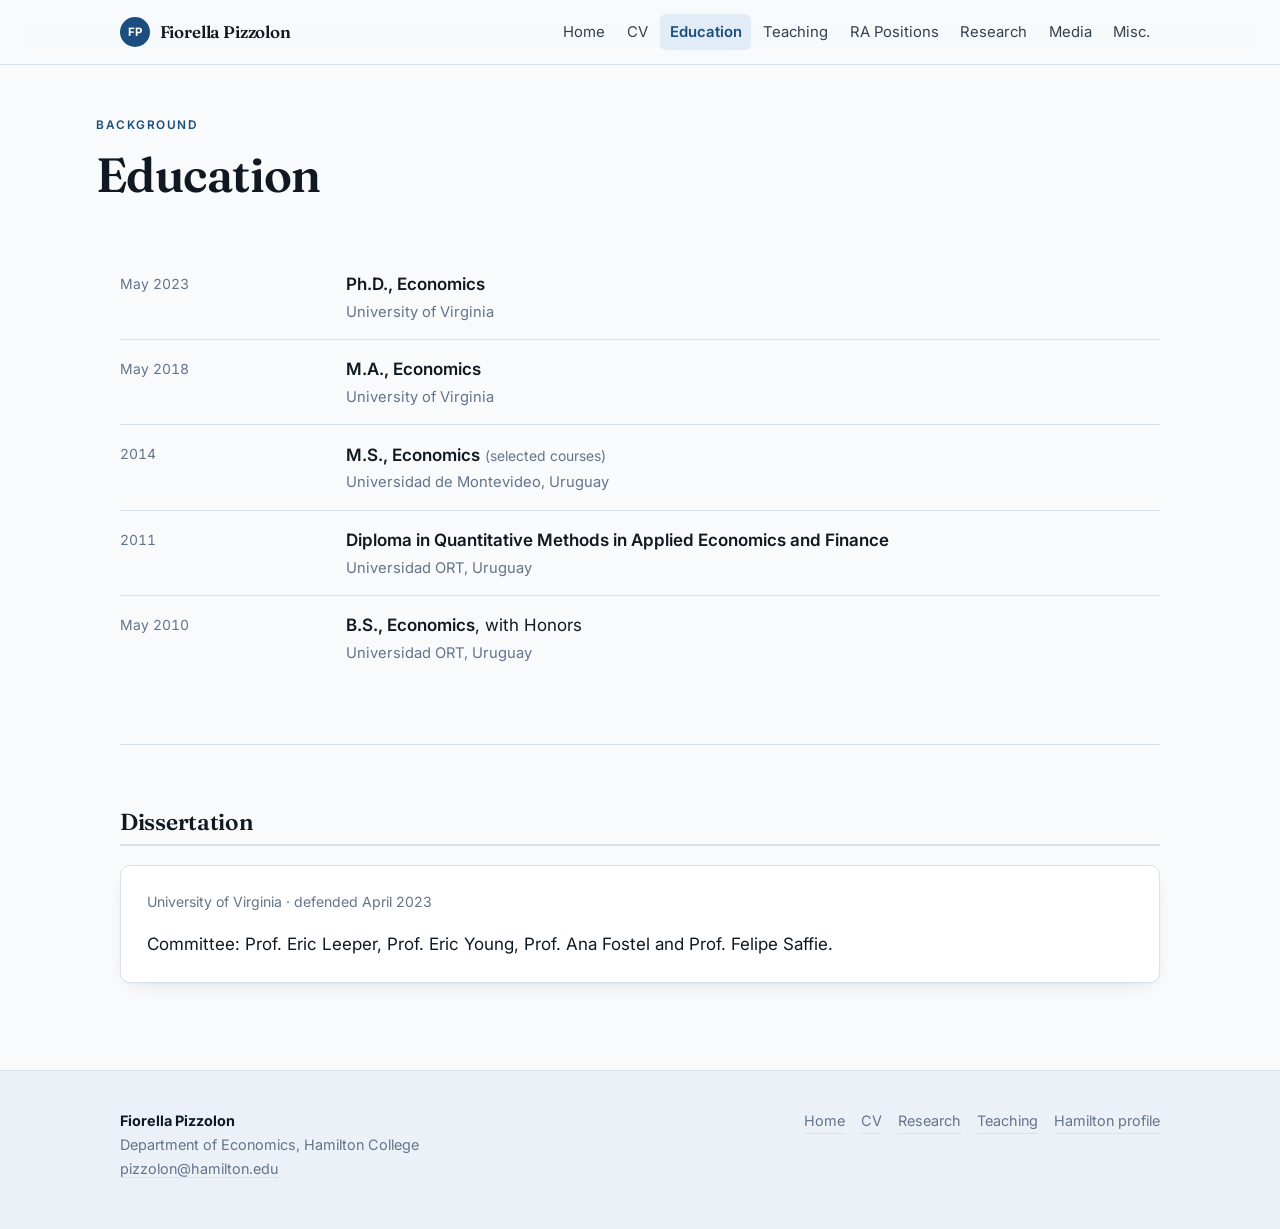
<file: assets/education.html>
<!DOCTYPE html>
<html lang="en">
<head>
<meta charset="utf-8">
<meta name="viewport" content="width=device-width, initial-scale=1">
<title>Education — Fiorella Pizzolon</title>
<meta name="description" content="Education of Fiorella Pizzolon: Ph.D. and M.A. in Economics, University of Virginia; B.S. Economics with Honors, Universidad ORT.">
<meta name="author" content="Fiorella Pizzolon">
<meta property="og:title" content="Education — Fiorella Pizzolon">
<meta property="og:description" content="Education of Fiorella Pizzolon: Ph.D. and M.A. in Economics, University of Virginia; B.S. Economics with Honors, Universidad ORT.">
<meta property="og:type" content="profile">
<link rel="icon" href="assets/favicon.svg" type="image/svg+xml">
<link rel="preconnect" href="https://fonts.googleapis.com">
<link rel="preconnect" href="https://fonts.gstatic.com" crossorigin>
<link href="https://fonts.googleapis.com/css2?family=Fraunces:opsz,wght@9..144,400;9..144,500;9..144,600;9..144,700&family=Inter:wght@400;500;600;700&display=swap" rel="stylesheet">
<link rel="stylesheet" href="assets/styles.css">
</head>
<body>
<a class="skip" href="#main">Skip to content</a>
<header class="site-header">
  <div class="wrap nav">
    <a class="brand" href="index.html"><span class="mono">FP</span>Fiorella Pizzolon</a>
    <button class="nav-toggle" aria-expanded="false" aria-controls="nav-links">Menu</button>
    <nav class="nav-links" id="nav-links" aria-label="Main">
      <a href="index.html">Home</a>
      <a href="cv.html">CV</a>
      <a href="education.html" aria-current="page">Education</a>
      <a href="teaching.html">Teaching</a>
      <a href="ra-positions.html">RA Positions</a>
      <a href="research.html">Research</a>
      <a href="media.html">Media</a>
      <a href="misc.html">Misc.</a>
    </nav>
  </div>
</header>
<main id="main">
  <div class="wrap page-head">
      <p class="eyebrow">Background</p>
      <h1>Education</h1>
  </div>

  <div class="wrap">
    <section>
      <ul class="entries">
            <li><span class="when">May 2023</span><p class="what"><strong>Ph.D., Economics</strong><span class="where">University of Virginia</span></p></li>
            <li><span class="when">May 2018</span><p class="what"><strong>M.A., Economics</strong><span class="where">University of Virginia</span></p></li>
            <li><span class="when">2014</span><p class="what"><strong>M.S., Economics</strong> <span class="muted small">(selected courses)</span><span class="where">Universidad de Montevideo, Uruguay</span></p></li>
            <li><span class="when">2011</span><p class="what"><strong>Diploma in Quantitative Methods in Applied Economics and Finance</strong><span class="where">Universidad ORT, Uruguay</span></p></li>
            <li><span class="when">May 2010</span><p class="what"><strong>B.S., Economics</strong>, with Honors<span class="where">Universidad ORT, Uruguay</span></p></li>
          </ul>
    </section>

    <hr class="rule">

    <section>
      <h2 class="section-title">Dissertation</h2>
      <div class="card">
        <p class="meta mt-0">University of Virginia &middot; defended April 2023</p>
        <p class="mb-0">Committee: Prof. Eric Leeper, Prof. Eric Young, Prof. Ana Fostel
        and Prof. Felipe Saffie.</p>
      </div>
    </section>
  </div>
</main>
<footer class="site-footer">
  <div class="wrap footer-grid">
    <div>
      <strong style="color:var(--ink)">Fiorella Pizzolon</strong><br>
      Department of Economics, Hamilton College<br>
      <a href="mailto:pizzolon@hamilton.edu">pizzolon@hamilton.edu</a>
    </div>
    <nav class="footer-links" aria-label="Footer">
      <a href="index.html">Home</a>
      <a href="cv.html">CV</a>
      <a href="research.html">Research</a>
      <a href="teaching.html">Teaching</a>
      <a href="https://www.hamilton.edu/academics/our-faculty/directory/faculty-detail/fiorella-pizzolon">Hamilton profile</a>
    </nav>
  </div>
</footer>
<script>
(function () {
  var b = document.querySelector('.nav-toggle'),
      n = document.getElementById('nav-links');
  if (!b || !n) return;
  b.addEventListener('click', function () {
    var open = n.classList.toggle('open');
    b.setAttribute('aria-expanded', open ? 'true' : 'false');
  });
})();
// If an image hosted elsewhere fails to load, fall back to the local copy.
(function () {
  Array.prototype.forEach.call(document.querySelectorAll('img[data-fallback]'), function (img) {
    img.addEventListener('error', function handler() {
      img.removeEventListener('error', handler);
      img.src = img.getAttribute('data-fallback');
    });
    if (img.complete && !img.naturalWidth) img.src = img.getAttribute('data-fallback');
  });
})();
</script>
</body>
</html>
</file>
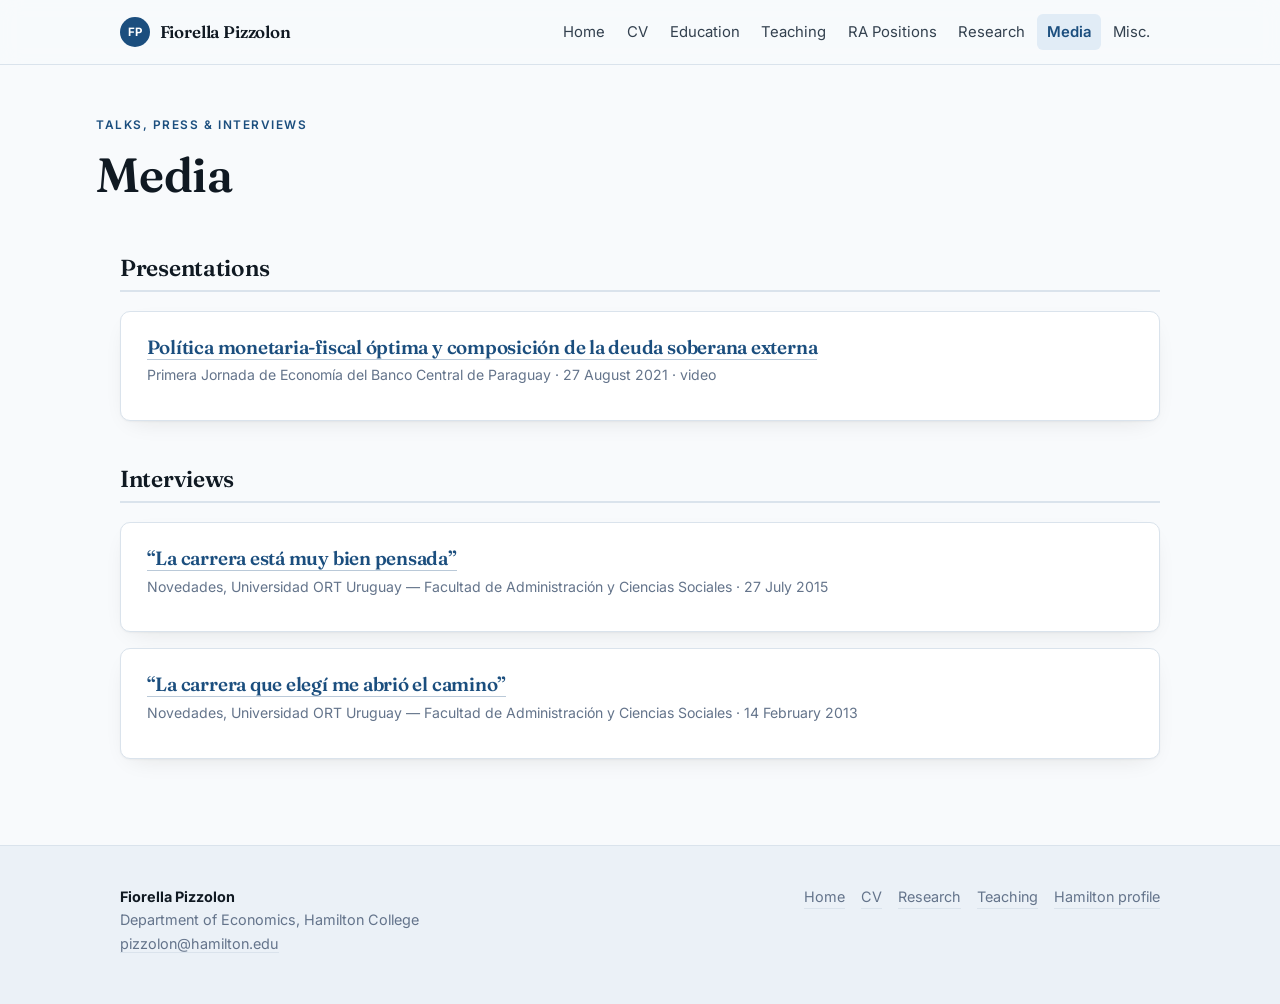
<file: assets/media.html>
<!DOCTYPE html>
<html lang="en">
<head>
<meta charset="utf-8">
<meta name="viewport" content="width=device-width, initial-scale=1">
<title>Media — Fiorella Pizzolon</title>
<meta name="description" content="Talks, videos and interviews featuring Fiorella Pizzolon.">
<meta name="author" content="Fiorella Pizzolon">
<meta property="og:title" content="Media — Fiorella Pizzolon">
<meta property="og:description" content="Talks, videos and interviews featuring Fiorella Pizzolon.">
<meta property="og:type" content="profile">
<link rel="icon" href="assets/favicon.svg" type="image/svg+xml">
<link rel="preconnect" href="https://fonts.googleapis.com">
<link rel="preconnect" href="https://fonts.gstatic.com" crossorigin>
<link href="https://fonts.googleapis.com/css2?family=Fraunces:opsz,wght@9..144,400;9..144,500;9..144,600;9..144,700&family=Inter:wght@400;500;600;700&display=swap" rel="stylesheet">
<link rel="stylesheet" href="assets/styles.css">
</head>
<body>
<a class="skip" href="#main">Skip to content</a>
<header class="site-header">
  <div class="wrap nav">
    <a class="brand" href="index.html"><span class="mono">FP</span>Fiorella Pizzolon</a>
    <button class="nav-toggle" aria-expanded="false" aria-controls="nav-links">Menu</button>
    <nav class="nav-links" id="nav-links" aria-label="Main">
      <a href="index.html">Home</a>
      <a href="cv.html">CV</a>
      <a href="education.html">Education</a>
      <a href="teaching.html">Teaching</a>
      <a href="ra-positions.html">RA Positions</a>
      <a href="research.html">Research</a>
      <a href="media.html" aria-current="page">Media</a>
      <a href="misc.html">Misc.</a>
    </nav>
  </div>
</header>
<main id="main">
  <div class="wrap page-head">
      <p class="eyebrow">Talks, press & interviews</p>
      <h1>Media</h1>
  </div>

  <div class="wrap">
    <section>
      <h2 class="section-title">Presentations</h2>
      <div class="card">
        <h3><a href="https://www.youtube.com/watch?v=QuwGoFJnQx4">Política monetaria-fiscal óptima y composición de la deuda soberana externa</a></h3>
        <p class="meta mb-0">Primera Jornada de Economía del Banco Central de Paraguay &middot; 27 August 2021 &middot; video</p>
      </div>
    </section>

    <section>
      <h2 class="section-title">Interviews</h2>
      <div class="card">
        <h3><a href="https://facs.ort.edu.uy/novedades/la-carrera-esta-muy-bien-pensada-41156">&ldquo;La carrera está muy bien pensada&rdquo;</a></h3>
        <p class="meta mb-0">Novedades, Universidad ORT Uruguay — Facultad de Administración y Ciencias Sociales &middot; 27 July 2015</p>
      </div>
      <div class="card">
        <h3><a href="https://facs.ort.edu.uy/41366/36/%E2%80%9Cla-carrera-que-elegi-me-abrio-el-camino%E2%80%9D.html">&ldquo;La carrera que elegí me abrió el camino&rdquo;</a></h3>
        <p class="meta mb-0">Novedades, Universidad ORT Uruguay — Facultad de Administración y Ciencias Sociales &middot; 14 February 2013</p>
      </div>
    </section>
  </div>
</main>
<footer class="site-footer">
  <div class="wrap footer-grid">
    <div>
      <strong style="color:var(--ink)">Fiorella Pizzolon</strong><br>
      Department of Economics, Hamilton College<br>
      <a href="mailto:pizzolon@hamilton.edu">pizzolon@hamilton.edu</a>
    </div>
    <nav class="footer-links" aria-label="Footer">
      <a href="index.html">Home</a>
      <a href="cv.html">CV</a>
      <a href="research.html">Research</a>
      <a href="teaching.html">Teaching</a>
      <a href="https://www.hamilton.edu/academics/our-faculty/directory/faculty-detail/fiorella-pizzolon">Hamilton profile</a>
    </nav>
  </div>
</footer>
<script>
(function () {
  var b = document.querySelector('.nav-toggle'),
      n = document.getElementById('nav-links');
  if (!b || !n) return;
  b.addEventListener('click', function () {
    var open = n.classList.toggle('open');
    b.setAttribute('aria-expanded', open ? 'true' : 'false');
  });
})();
// If an image hosted elsewhere fails to load, fall back to the local copy.
(function () {
  Array.prototype.forEach.call(document.querySelectorAll('img[data-fallback]'), function (img) {
    img.addEventListener('error', function handler() {
      img.removeEventListener('error', handler);
      img.src = img.getAttribute('data-fallback');
    });
    if (img.complete && !img.naturalWidth) img.src = img.getAttribute('data-fallback');
  });
})();
</script>
</body>
</html>
</file>
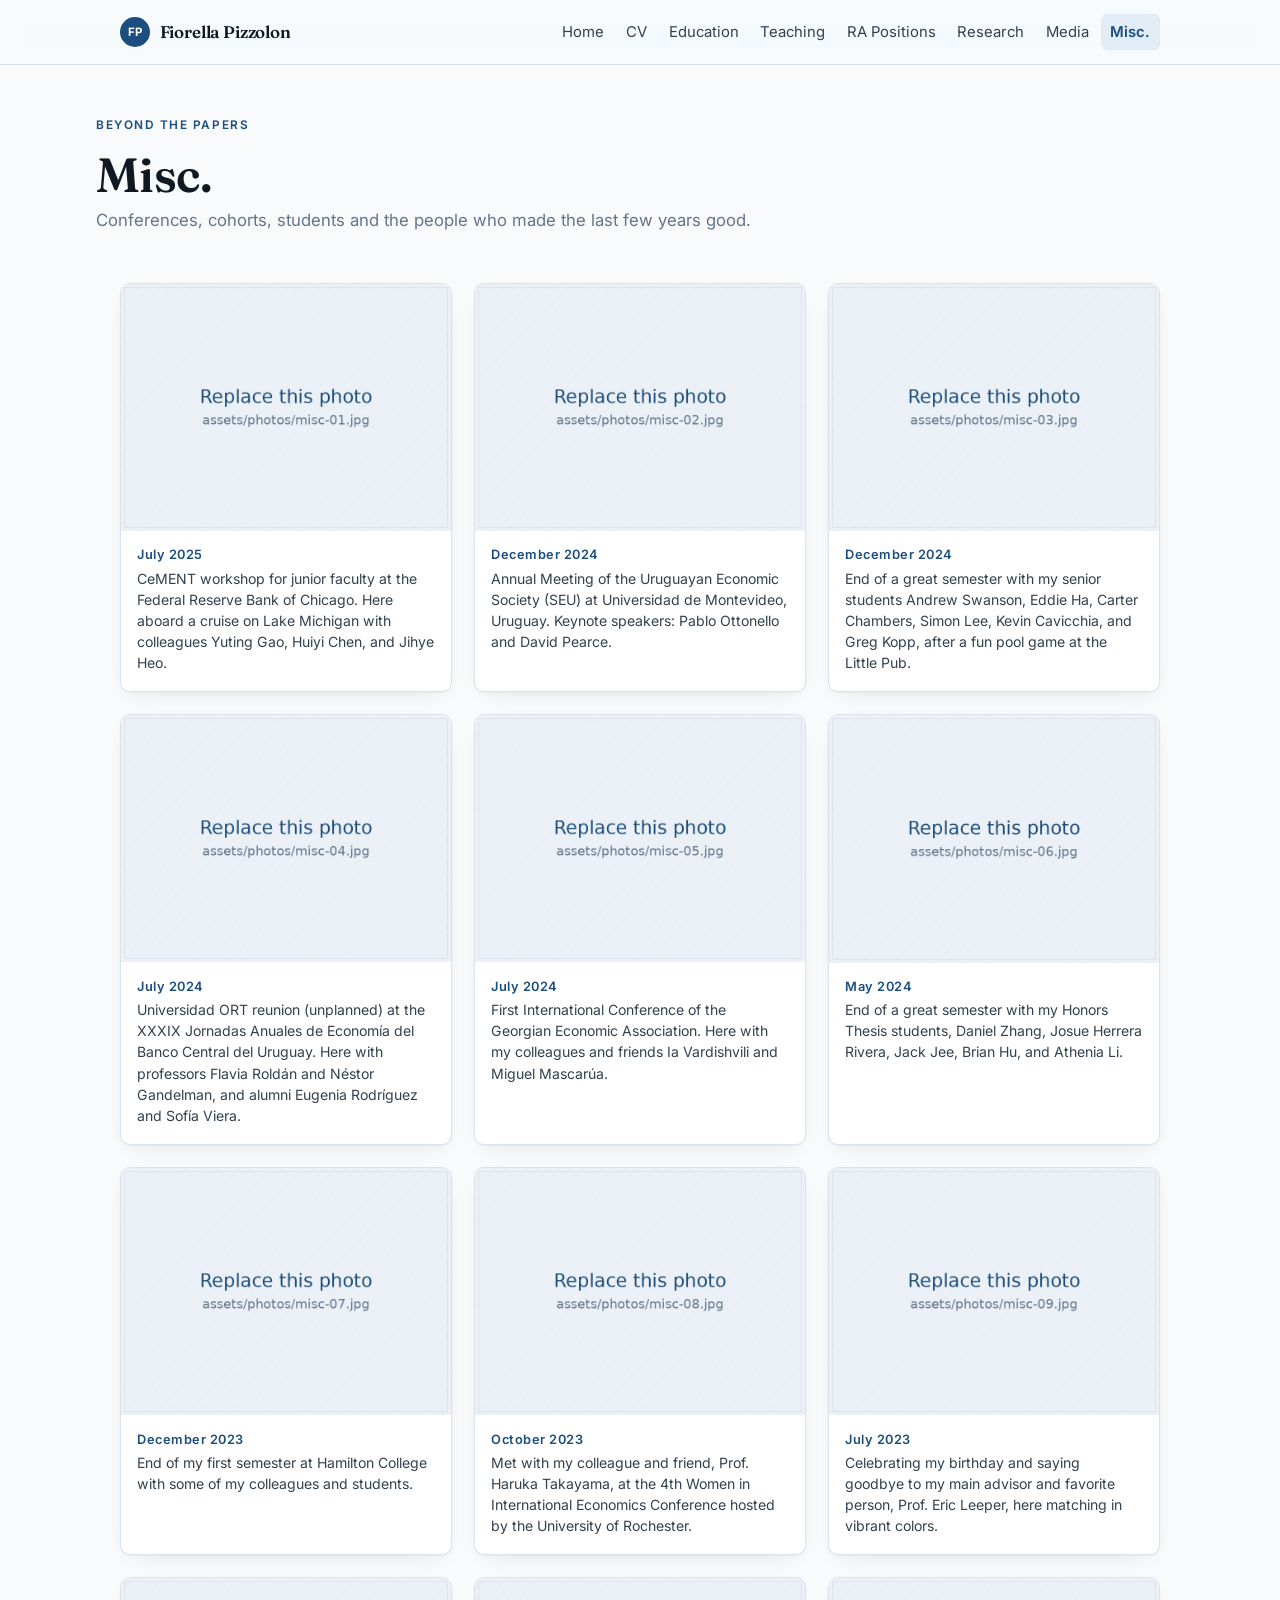
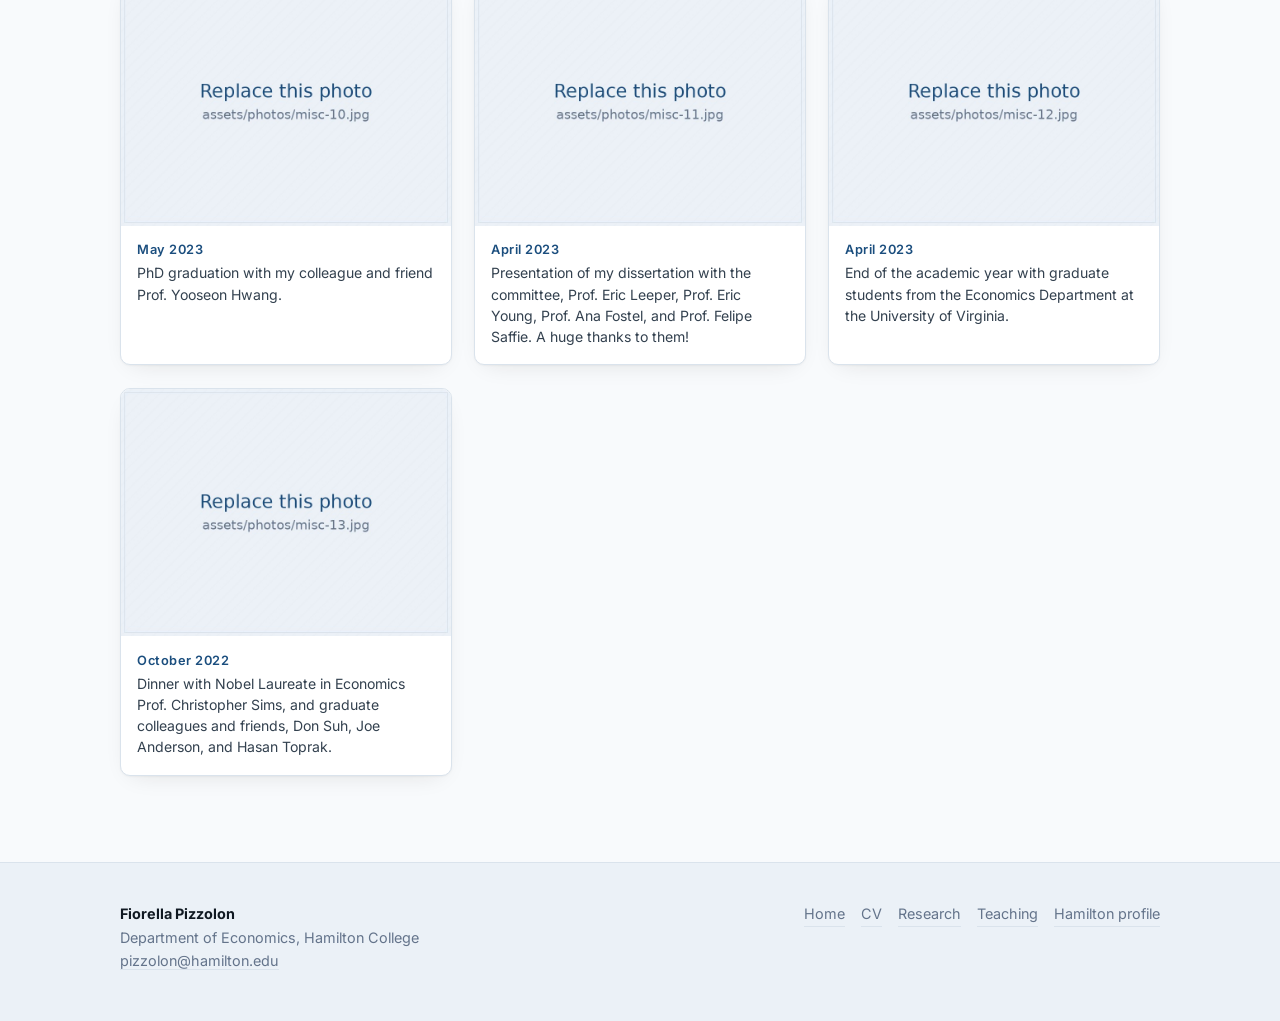
<file: assets/misc.html>
<!DOCTYPE html>
<html lang="en">
<head>
<meta charset="utf-8">
<meta name="viewport" content="width=device-width, initial-scale=1">
<title>Misc. — Fiorella Pizzolon</title>
<meta name="description" content="Photos from conferences, teaching and academic life.">
<meta name="author" content="Fiorella Pizzolon">
<meta property="og:title" content="Misc. — Fiorella Pizzolon">
<meta property="og:description" content="Photos from conferences, teaching and academic life.">
<meta property="og:type" content="profile">
<link rel="icon" href="assets/favicon.svg" type="image/svg+xml">
<link rel="preconnect" href="https://fonts.googleapis.com">
<link rel="preconnect" href="https://fonts.gstatic.com" crossorigin>
<link href="https://fonts.googleapis.com/css2?family=Fraunces:opsz,wght@9..144,400;9..144,500;9..144,600;9..144,700&family=Inter:wght@400;500;600;700&display=swap" rel="stylesheet">
<link rel="stylesheet" href="assets/styles.css">
</head>
<body>
<a class="skip" href="#main">Skip to content</a>
<header class="site-header">
  <div class="wrap nav">
    <a class="brand" href="index.html"><span class="mono">FP</span>Fiorella Pizzolon</a>
    <button class="nav-toggle" aria-expanded="false" aria-controls="nav-links">Menu</button>
    <nav class="nav-links" id="nav-links" aria-label="Main">
      <a href="index.html">Home</a>
      <a href="cv.html">CV</a>
      <a href="education.html">Education</a>
      <a href="teaching.html">Teaching</a>
      <a href="ra-positions.html">RA Positions</a>
      <a href="research.html">Research</a>
      <a href="media.html">Media</a>
      <a href="misc.html" aria-current="page">Misc.</a>
    </nav>
  </div>
</header>
<main id="main">
  <div class="wrap page-head">
      <p class="eyebrow">Beyond the papers</p>
      <h1>Misc.</h1>
      <p class="lede">Conferences, cohorts, students and the people who made the last few years good.</p>
  </div>

  <div class="wrap">
    <section>
      <ul class="gallery">
      <li><figure>
        <img src="https://lh3.googleusercontent.com/sitesv/[base64]w1280" data-fallback="assets/photos/misc-01.jpg" alt="CeMENT workshop for junior faculty at the Federal Reserve Bank of Chicago. Here aboard a cruise on Lake Michig" loading="lazy" width="800" height="600">
        <figcaption><span class="date">July 2025</span>CeMENT workshop for junior faculty at the Federal Reserve Bank of Chicago. Here aboard a cruise on Lake Michigan with colleagues Yuting Gao, Huiyi Chen, and Jihye Heo.</figcaption>
      </figure></li>
      <li><figure>
        <img src="https://lh3.googleusercontent.com/sitesv/[base64]w1280" data-fallback="assets/photos/misc-02.jpg" alt="Annual Meeting of the Uruguayan Economic Society (SEU) at Universidad de Montevideo, Uruguay. Keynote speakers" loading="lazy" width="800" height="600">
        <figcaption><span class="date">December 2024</span>Annual Meeting of the Uruguayan Economic Society (SEU) at Universidad de Montevideo, Uruguay. Keynote speakers: Pablo Ottonello and David Pearce.</figcaption>
      </figure></li>
      <li><figure>
        <img src="https://lh3.googleusercontent.com/sitesv/[base64]w1280" data-fallback="assets/photos/misc-03.jpg" alt="End of a great semester with my senior students Andrew Swanson, Eddie Ha, Carter Chambers, Simon Lee, Kevin Ca" loading="lazy" width="800" height="600">
        <figcaption><span class="date">December 2024</span>End of a great semester with my senior students Andrew Swanson, Eddie Ha, Carter Chambers, Simon Lee, Kevin Cavicchia, and Greg Kopp, after a fun pool game at the Little Pub.</figcaption>
      </figure></li>
      <li><figure>
        <img src="https://lh3.googleusercontent.com/sitesv/[base64]w1280" data-fallback="assets/photos/misc-04.jpg" alt="Universidad ORT reunion (unplanned) at the XXXIX Jornadas Anuales de Economía del Banco Central del Uruguay. H" loading="lazy" width="800" height="600">
        <figcaption><span class="date">July 2024</span>Universidad ORT reunion (unplanned) at the XXXIX Jornadas Anuales de Economía del Banco Central del Uruguay. Here with professors Flavia Roldán and Néstor Gandelman, and alumni Eugenia Rodríguez and Sofía Viera.</figcaption>
      </figure></li>
      <li><figure>
        <img src="https://lh3.googleusercontent.com/sitesv/[base64]w1280" data-fallback="assets/photos/misc-05.jpg" alt="First International Conference of the Georgian Economic Association. Here with my colleagues and friends Ia Va" loading="lazy" width="800" height="600">
        <figcaption><span class="date">July 2024</span>First International Conference of the Georgian Economic Association. Here with my colleagues and friends Ia Vardishvili and Miguel Mascarúa.</figcaption>
      </figure></li>
      <li><figure>
        <img src="https://lh3.googleusercontent.com/sitesv/[base64]w1280" data-fallback="assets/photos/misc-06.jpg" alt="End of a great semester with my Honors Thesis students, Daniel Zhang, Josue Herrera Rivera, Jack Jee, Brian Hu" loading="lazy" width="800" height="600">
        <figcaption><span class="date">May 2024</span>End of a great semester with my Honors Thesis students, Daniel Zhang, Josue Herrera Rivera, Jack Jee, Brian Hu, and Athenia Li.</figcaption>
      </figure></li>
      <li><figure>
        <img src="https://lh3.googleusercontent.com/sitesv/[base64]w1280" data-fallback="assets/photos/misc-07.jpg" alt="End of my first semester at Hamilton College with some of my colleagues and students." loading="lazy" width="800" height="600">
        <figcaption><span class="date">December 2023</span>End of my first semester at Hamilton College with some of my colleagues and students.</figcaption>
      </figure></li>
      <li><figure>
        <img src="https://lh3.googleusercontent.com/sitesv/[base64]w1280" data-fallback="assets/photos/misc-08.jpg" alt="Met with my colleague and friend, Prof. Haruka Takayama, at the 4th Women in International Economics Conferenc" loading="lazy" width="800" height="600">
        <figcaption><span class="date">October 2023</span>Met with my colleague and friend, Prof. Haruka Takayama, at the 4th Women in International Economics Conference hosted by the University of Rochester.</figcaption>
      </figure></li>
      <li><figure>
        <img src="https://lh3.googleusercontent.com/sitesv/[base64]w1280" data-fallback="assets/photos/misc-09.jpg" alt="Celebrating my birthday and saying goodbye to my main advisor and favorite person, Prof. Eric Leeper, here mat" loading="lazy" width="800" height="600">
        <figcaption><span class="date">July 2023</span>Celebrating my birthday and saying goodbye to my main advisor and favorite person, Prof. Eric Leeper, here matching in vibrant colors.</figcaption>
      </figure></li>
      <li><figure>
        <img src="https://lh3.googleusercontent.com/sitesv/[base64]w1280" data-fallback="assets/photos/misc-10.jpg" alt="PhD graduation with my colleague and friend Prof. Yooseon Hwang." loading="lazy" width="800" height="600">
        <figcaption><span class="date">May 2023</span>PhD graduation with my colleague and friend Prof. Yooseon Hwang.</figcaption>
      </figure></li>
      <li><figure>
        <img src="https://lh3.googleusercontent.com/sitesv/[base64]w1280" data-fallback="assets/photos/misc-11.jpg" alt="Presentation of my dissertation with the committee, Prof. Eric Leeper, Prof. Eric Young, Prof. Ana Fostel, and" loading="lazy" width="800" height="600">
        <figcaption><span class="date">April 2023</span>Presentation of my dissertation with the committee, Prof. Eric Leeper, Prof. Eric Young, Prof. Ana Fostel, and Prof. Felipe Saffie. A huge thanks to them!</figcaption>
      </figure></li>
      <li><figure>
        <img src="https://lh3.googleusercontent.com/sitesv/AG8ngQXj5h_0RC-Supa44bX1P9MQciAuvJpG43sPf2ULZiX31lr3BwwY5tixaQx69VFDrmrMywTRzk8ChgPdXp6VTPxdhHuc3xu8WHCh9GXtG96yYveSHKRgM0pldF45HOMt4gn8uPIJRxAVwisGnS7Y3S7U43Qh50Dq6HhYC6zBmH6CIUXZ3BtqrxfPUhVo=w1280" data-fallback="assets/photos/misc-12.jpg" alt="End of the academic year with graduate students from the Economics Department at the University of Virginia." loading="lazy" width="800" height="600">
        <figcaption><span class="date">April 2023</span>End of the academic year with graduate students from the Economics Department at the University of Virginia.</figcaption>
      </figure></li>
      <li><figure>
        <img src="https://lh3.googleusercontent.com/sitesv/[base64]w1280" data-fallback="assets/photos/misc-13.jpg" alt="Dinner with Nobel Laureate in Economics Prof. Christopher Sims, and graduate colleagues and friends, Don Suh, " loading="lazy" width="800" height="600">
        <figcaption><span class="date">October 2022</span>Dinner with Nobel Laureate in Economics Prof. Christopher Sims, and graduate colleagues and friends, Don Suh, Joe Anderson, and Hasan Toprak.</figcaption>
      </figure></li>
      </ul>
    </section>
  </div>
</main>
<footer class="site-footer">
  <div class="wrap footer-grid">
    <div>
      <strong style="color:var(--ink)">Fiorella Pizzolon</strong><br>
      Department of Economics, Hamilton College<br>
      <a href="mailto:pizzolon@hamilton.edu">pizzolon@hamilton.edu</a>
    </div>
    <nav class="footer-links" aria-label="Footer">
      <a href="index.html">Home</a>
      <a href="cv.html">CV</a>
      <a href="research.html">Research</a>
      <a href="teaching.html">Teaching</a>
      <a href="https://www.hamilton.edu/academics/our-faculty/directory/faculty-detail/fiorella-pizzolon">Hamilton profile</a>
    </nav>
  </div>
</footer>
<script>
(function () {
  var b = document.querySelector('.nav-toggle'),
      n = document.getElementById('nav-links');
  if (!b || !n) return;
  b.addEventListener('click', function () {
    var open = n.classList.toggle('open');
    b.setAttribute('aria-expanded', open ? 'true' : 'false');
  });
})();
// If an image hosted elsewhere fails to load, fall back to the local copy.
(function () {
  Array.prototype.forEach.call(document.querySelectorAll('img[data-fallback]'), function (img) {
    img.addEventListener('error', function handler() {
      img.removeEventListener('error', handler);
      img.src = img.getAttribute('data-fallback');
    });
    if (img.complete && !img.naturalWidth) img.src = img.getAttribute('data-fallback');
  });
})();
</script>
</body>
</html>
</file>
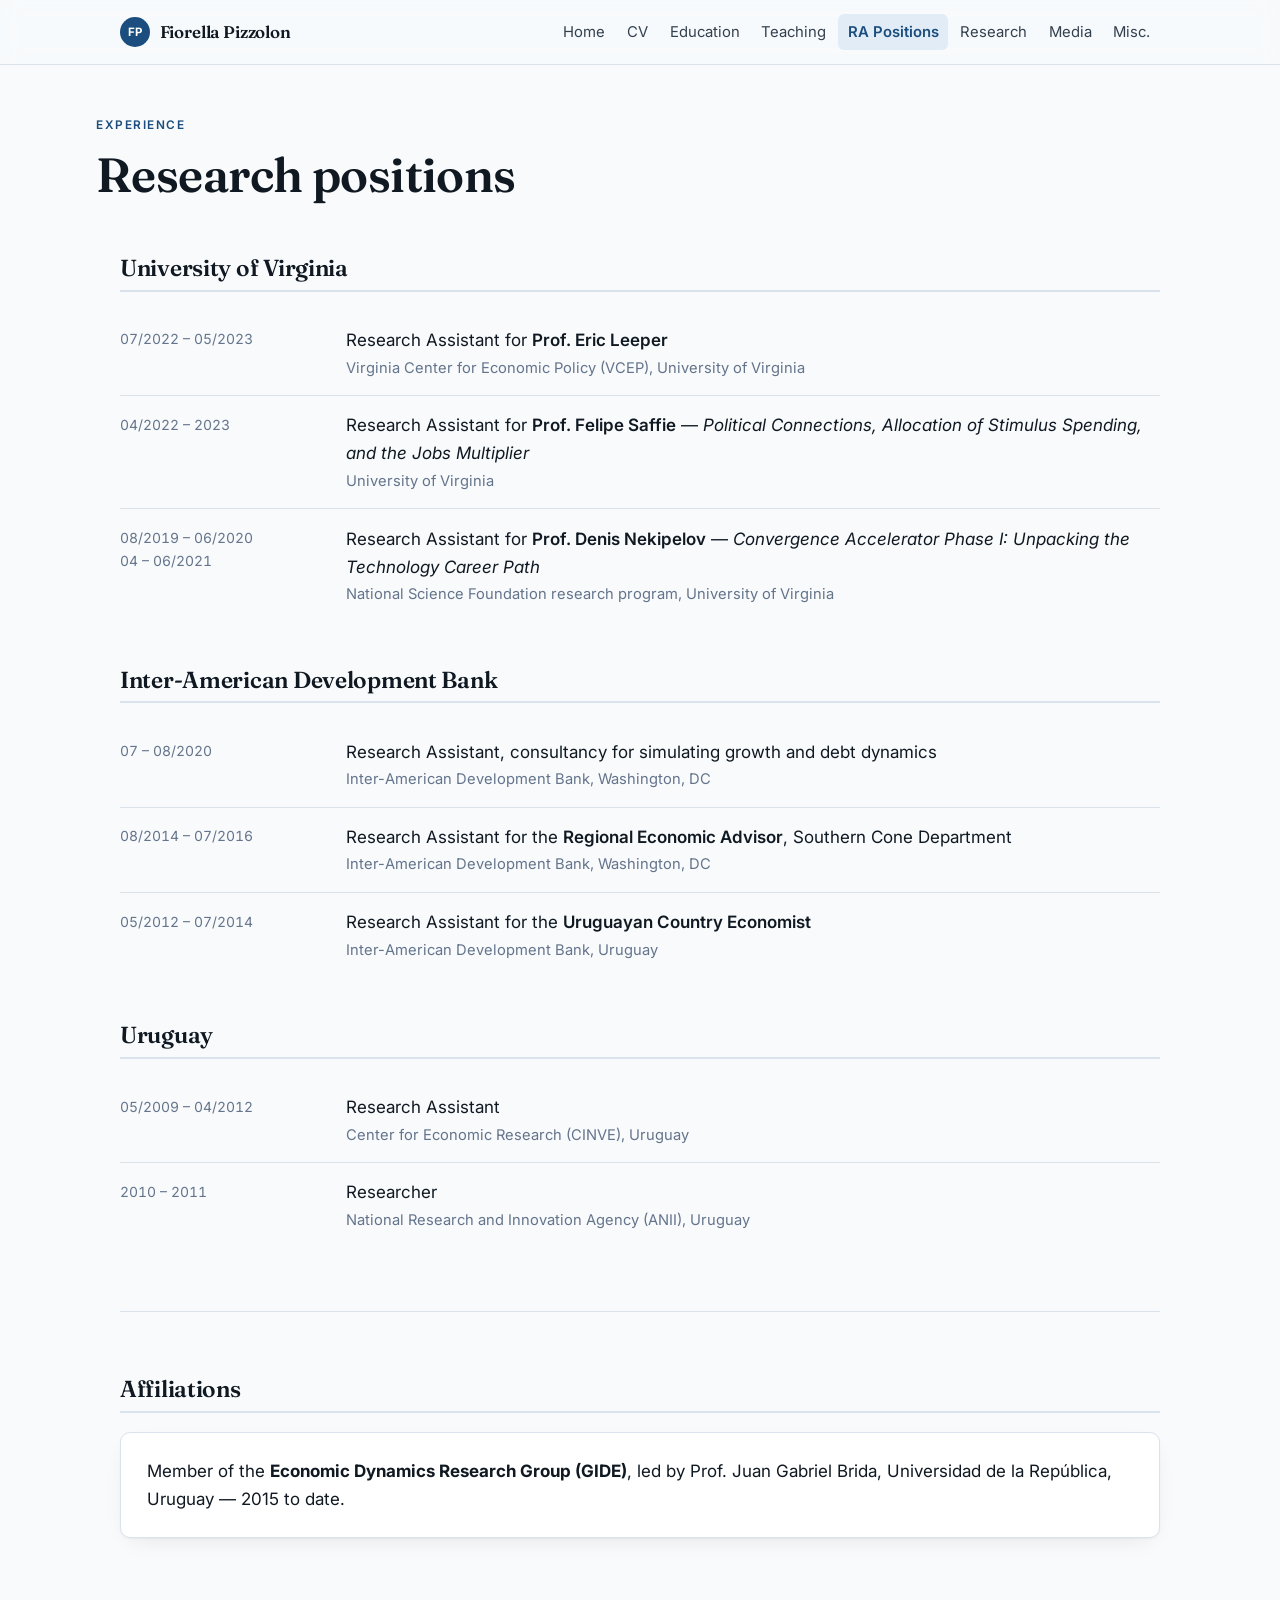
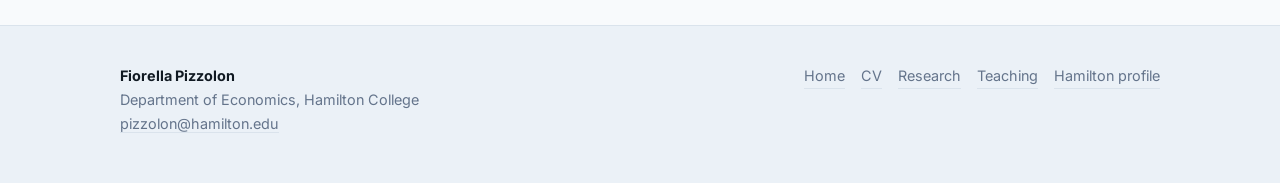
<file: assets/ra-positions.html>
<!DOCTYPE html>
<html lang="en">
<head>
<meta charset="utf-8">
<meta name="viewport" content="width=device-width, initial-scale=1">
<title>Research positions — Fiorella Pizzolon</title>
<meta name="description" content="Research assistant and consultancy positions held by Fiorella Pizzolon at the University of Virginia, the Inter-American Development Bank and CINVE.">
<meta name="author" content="Fiorella Pizzolon">
<meta property="og:title" content="Research positions — Fiorella Pizzolon">
<meta property="og:description" content="Research assistant and consultancy positions held by Fiorella Pizzolon at the University of Virginia, the Inter-American Development Bank and CINVE.">
<meta property="og:type" content="profile">
<link rel="icon" href="assets/favicon.svg" type="image/svg+xml">
<link rel="preconnect" href="https://fonts.googleapis.com">
<link rel="preconnect" href="https://fonts.gstatic.com" crossorigin>
<link href="https://fonts.googleapis.com/css2?family=Fraunces:opsz,wght@9..144,400;9..144,500;9..144,600;9..144,700&family=Inter:wght@400;500;600;700&display=swap" rel="stylesheet">
<link rel="stylesheet" href="assets/styles.css">
</head>
<body>
<a class="skip" href="#main">Skip to content</a>
<header class="site-header">
  <div class="wrap nav">
    <a class="brand" href="index.html"><span class="mono">FP</span>Fiorella Pizzolon</a>
    <button class="nav-toggle" aria-expanded="false" aria-controls="nav-links">Menu</button>
    <nav class="nav-links" id="nav-links" aria-label="Main">
      <a href="index.html">Home</a>
      <a href="cv.html">CV</a>
      <a href="education.html">Education</a>
      <a href="teaching.html">Teaching</a>
      <a href="ra-positions.html" aria-current="page">RA Positions</a>
      <a href="research.html">Research</a>
      <a href="media.html">Media</a>
      <a href="misc.html">Misc.</a>
    </nav>
  </div>
</header>
<main id="main">
  <div class="wrap page-head">
      <p class="eyebrow">Experience</p>
      <h1>Research positions</h1>
  </div>

  <div class="wrap">
    <section>
      <h2 class="section-title">University of Virginia</h2>
      <ul class="entries">
            <li><span class="when">07/2022 – 05/2023</span><p class="what">Research Assistant for <strong>Prof. Eric Leeper</strong><span class="where">Virginia Center for Economic Policy (VCEP), University of Virginia</span></p></li>
            <li><span class="when">04/2022 – 2023</span><p class="what">Research Assistant for <strong>Prof. Felipe Saffie</strong> — <em>Political Connections, Allocation of Stimulus Spending, and the Jobs Multiplier</em><span class="where">University of Virginia</span></p></li>
            <li><span class="when">08/2019 – 06/2020<br>04 – 06/2021</span><p class="what">Research Assistant for <strong>Prof. Denis Nekipelov</strong> — <em>Convergence Accelerator Phase I: Unpacking the Technology Career Path</em><span class="where">National Science Foundation research program, University of Virginia</span></p></li>
          </ul>
    </section>

    <section>
      <h2 class="section-title">Inter-American Development Bank</h2>
      <ul class="entries">
            <li><span class="when">07 – 08/2020</span><p class="what">Research Assistant, consultancy for simulating growth and debt dynamics<span class="where">Inter-American Development Bank, Washington, DC</span></p></li>
            <li><span class="when">08/2014 – 07/2016</span><p class="what">Research Assistant for the <strong>Regional Economic Advisor</strong>, Southern Cone Department<span class="where">Inter-American Development Bank, Washington, DC</span></p></li>
            <li><span class="when">05/2012 – 07/2014</span><p class="what">Research Assistant for the <strong>Uruguayan Country Economist</strong><span class="where">Inter-American Development Bank, Uruguay</span></p></li>
          </ul>
    </section>

    <section>
      <h2 class="section-title">Uruguay</h2>
      <ul class="entries">
            <li><span class="when">05/2009 – 04/2012</span><p class="what">Research Assistant<span class="where">Center for Economic Research (CINVE), Uruguay</span></p></li>
            <li><span class="when">2010 – 2011</span><p class="what">Researcher<span class="where">National Research and Innovation Agency (ANII), Uruguay</span></p></li>
          </ul>
    </section>

    <hr class="rule">

    <section>
      <h2 class="section-title">Affiliations</h2>
      <div class="card">
        <p class="mt-0 mb-0">Member of the <strong>Economic Dynamics Research Group (GIDE)</strong>,
        led by Prof. Juan Gabriel Brida, Universidad de la República, Uruguay — 2015 to date.</p>
      </div>
    </section>
  </div>
</main>
<footer class="site-footer">
  <div class="wrap footer-grid">
    <div>
      <strong style="color:var(--ink)">Fiorella Pizzolon</strong><br>
      Department of Economics, Hamilton College<br>
      <a href="mailto:pizzolon@hamilton.edu">pizzolon@hamilton.edu</a>
    </div>
    <nav class="footer-links" aria-label="Footer">
      <a href="index.html">Home</a>
      <a href="cv.html">CV</a>
      <a href="research.html">Research</a>
      <a href="teaching.html">Teaching</a>
      <a href="https://www.hamilton.edu/academics/our-faculty/directory/faculty-detail/fiorella-pizzolon">Hamilton profile</a>
    </nav>
  </div>
</footer>
<script>
(function () {
  var b = document.querySelector('.nav-toggle'),
      n = document.getElementById('nav-links');
  if (!b || !n) return;
  b.addEventListener('click', function () {
    var open = n.classList.toggle('open');
    b.setAttribute('aria-expanded', open ? 'true' : 'false');
  });
})();
// If an image hosted elsewhere fails to load, fall back to the local copy.
(function () {
  Array.prototype.forEach.call(document.querySelectorAll('img[data-fallback]'), function (img) {
    img.addEventListener('error', function handler() {
      img.removeEventListener('error', handler);
      img.src = img.getAttribute('data-fallback');
    });
    if (img.complete && !img.naturalWidth) img.src = img.getAttribute('data-fallback');
  });
})();
</script>
</body>
</html>
</file>
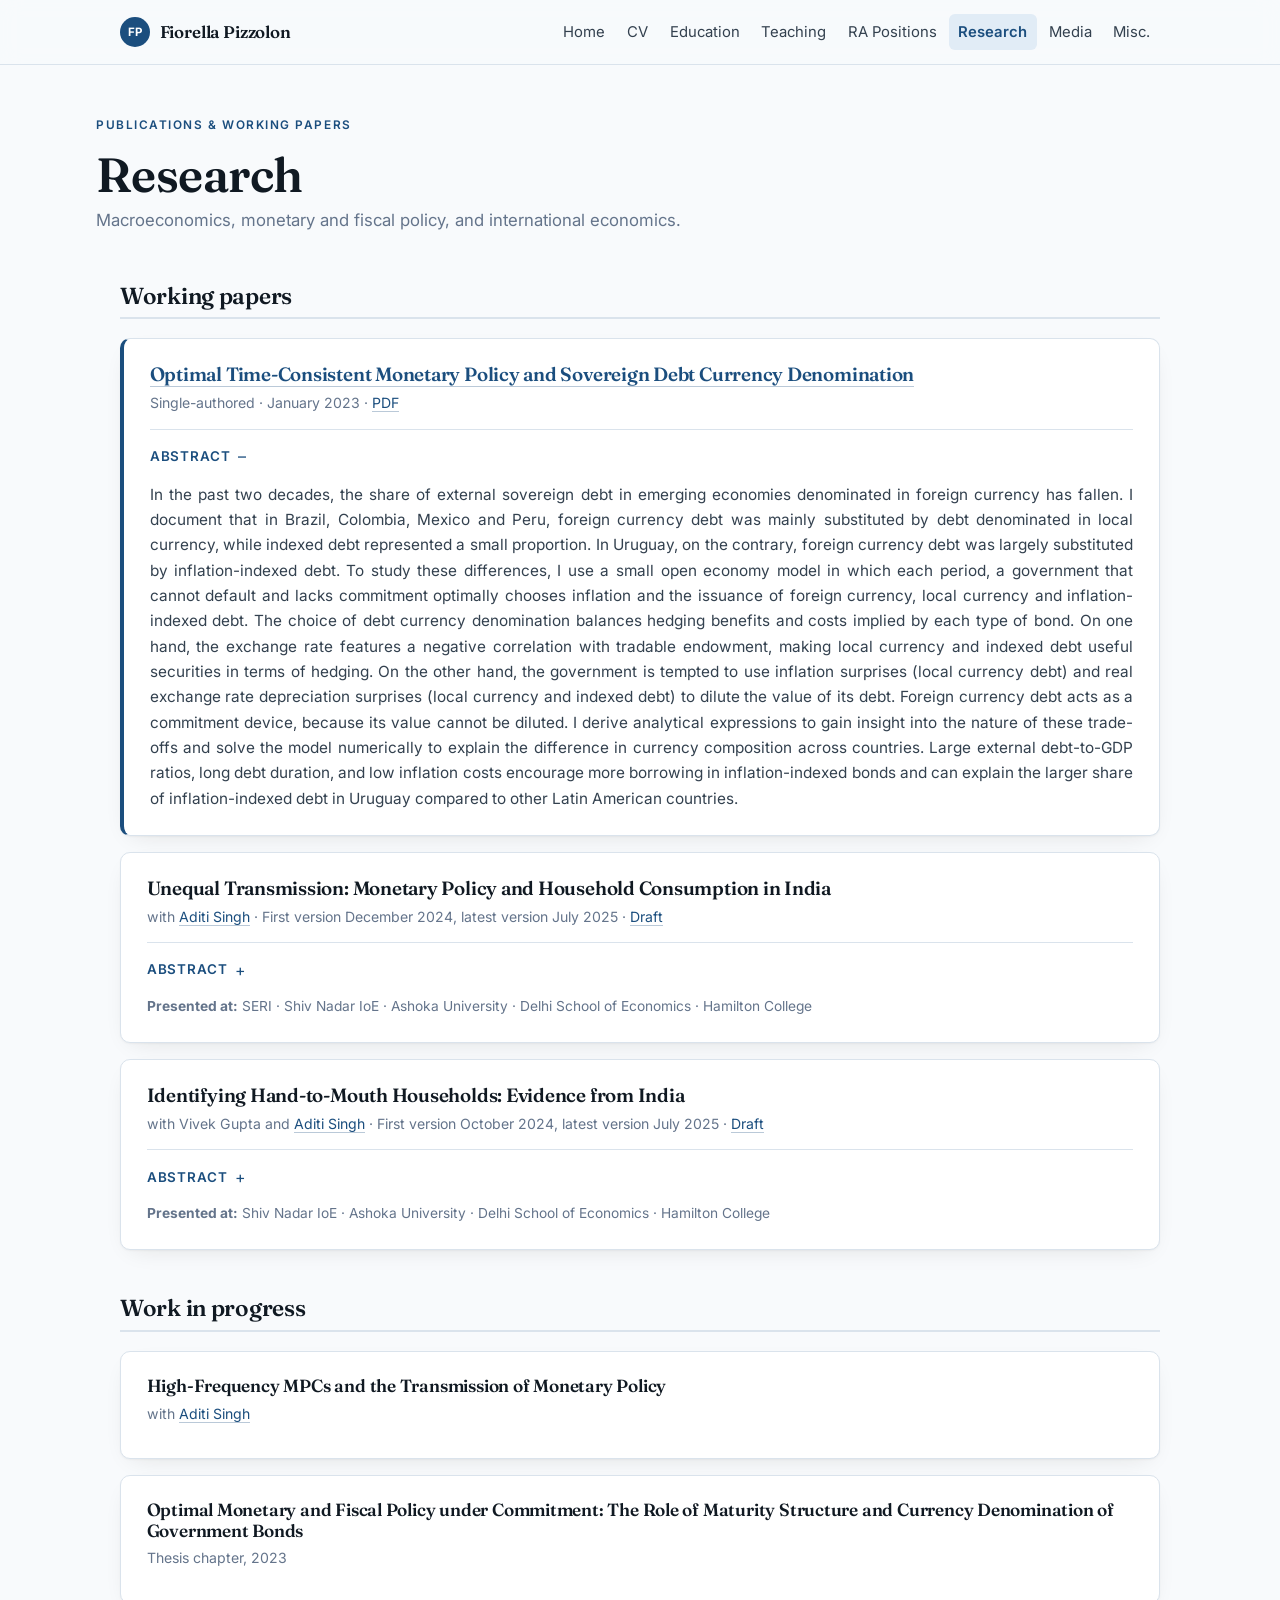
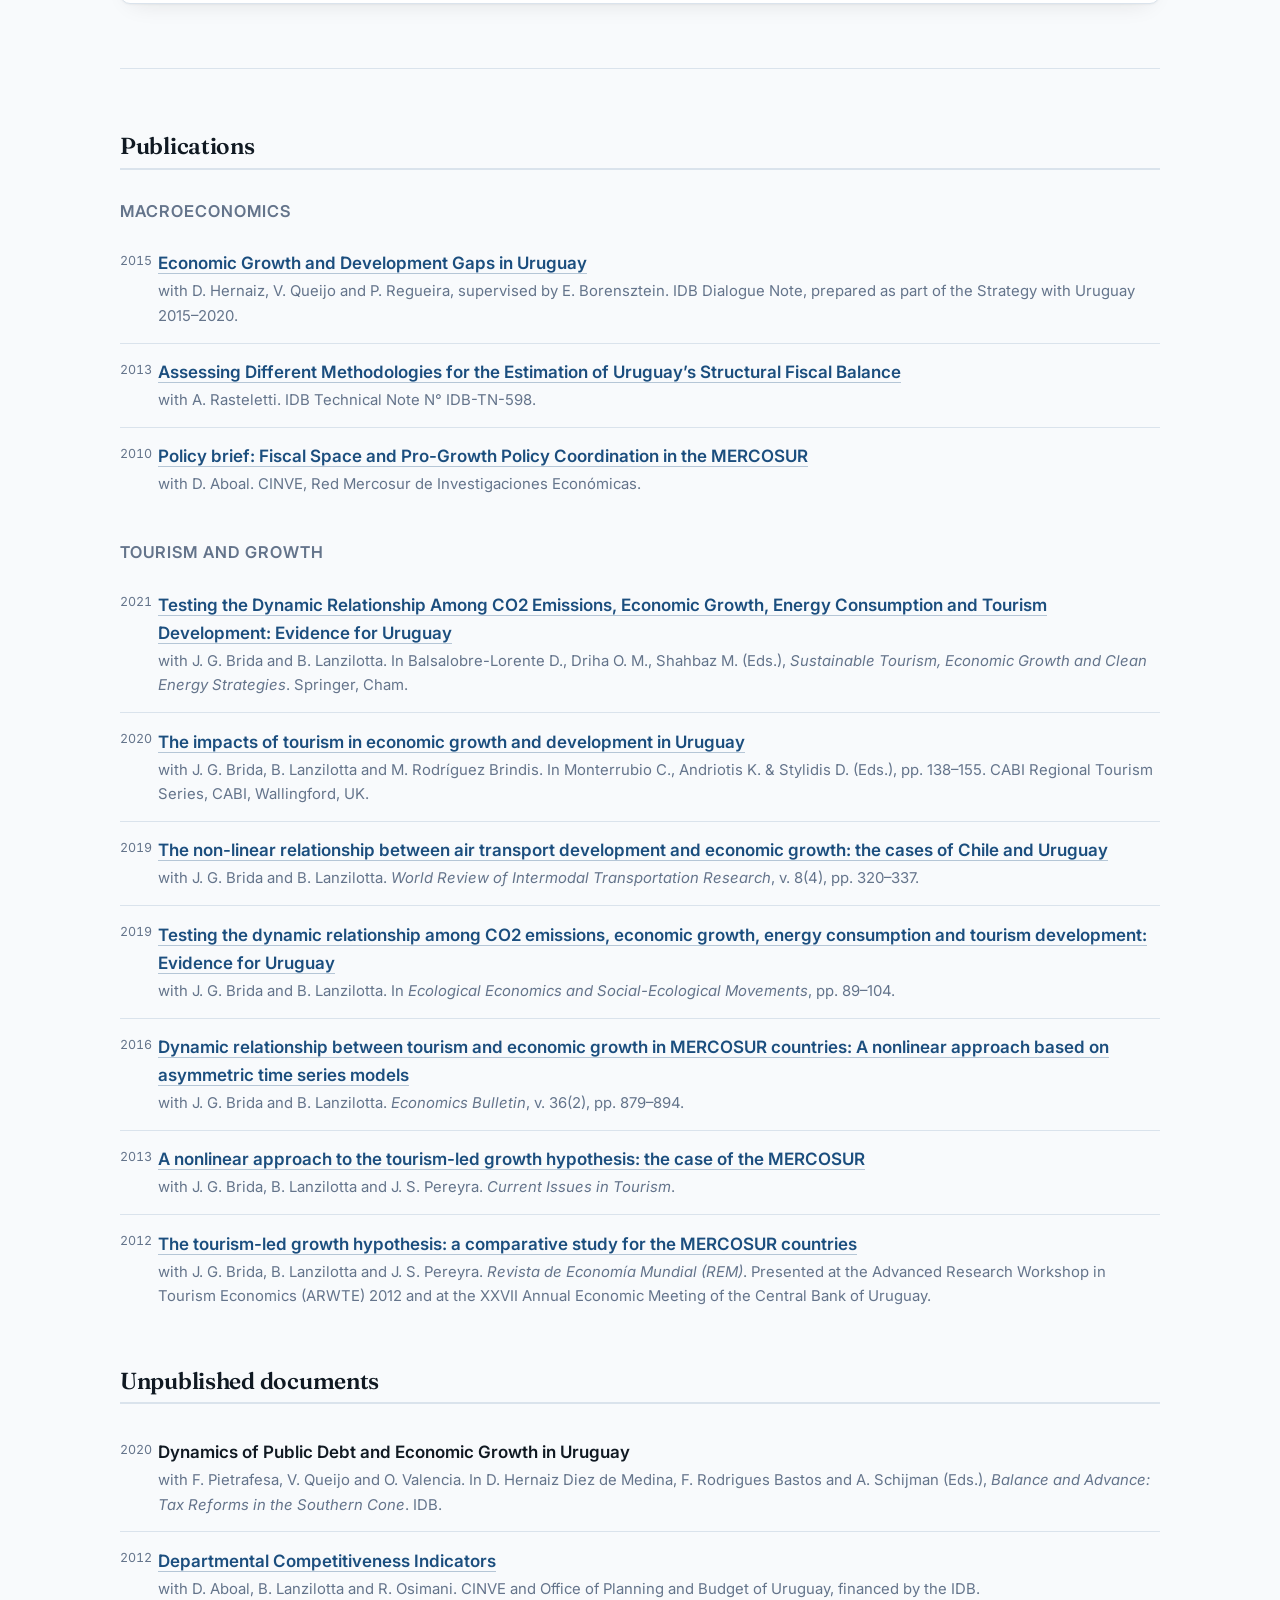
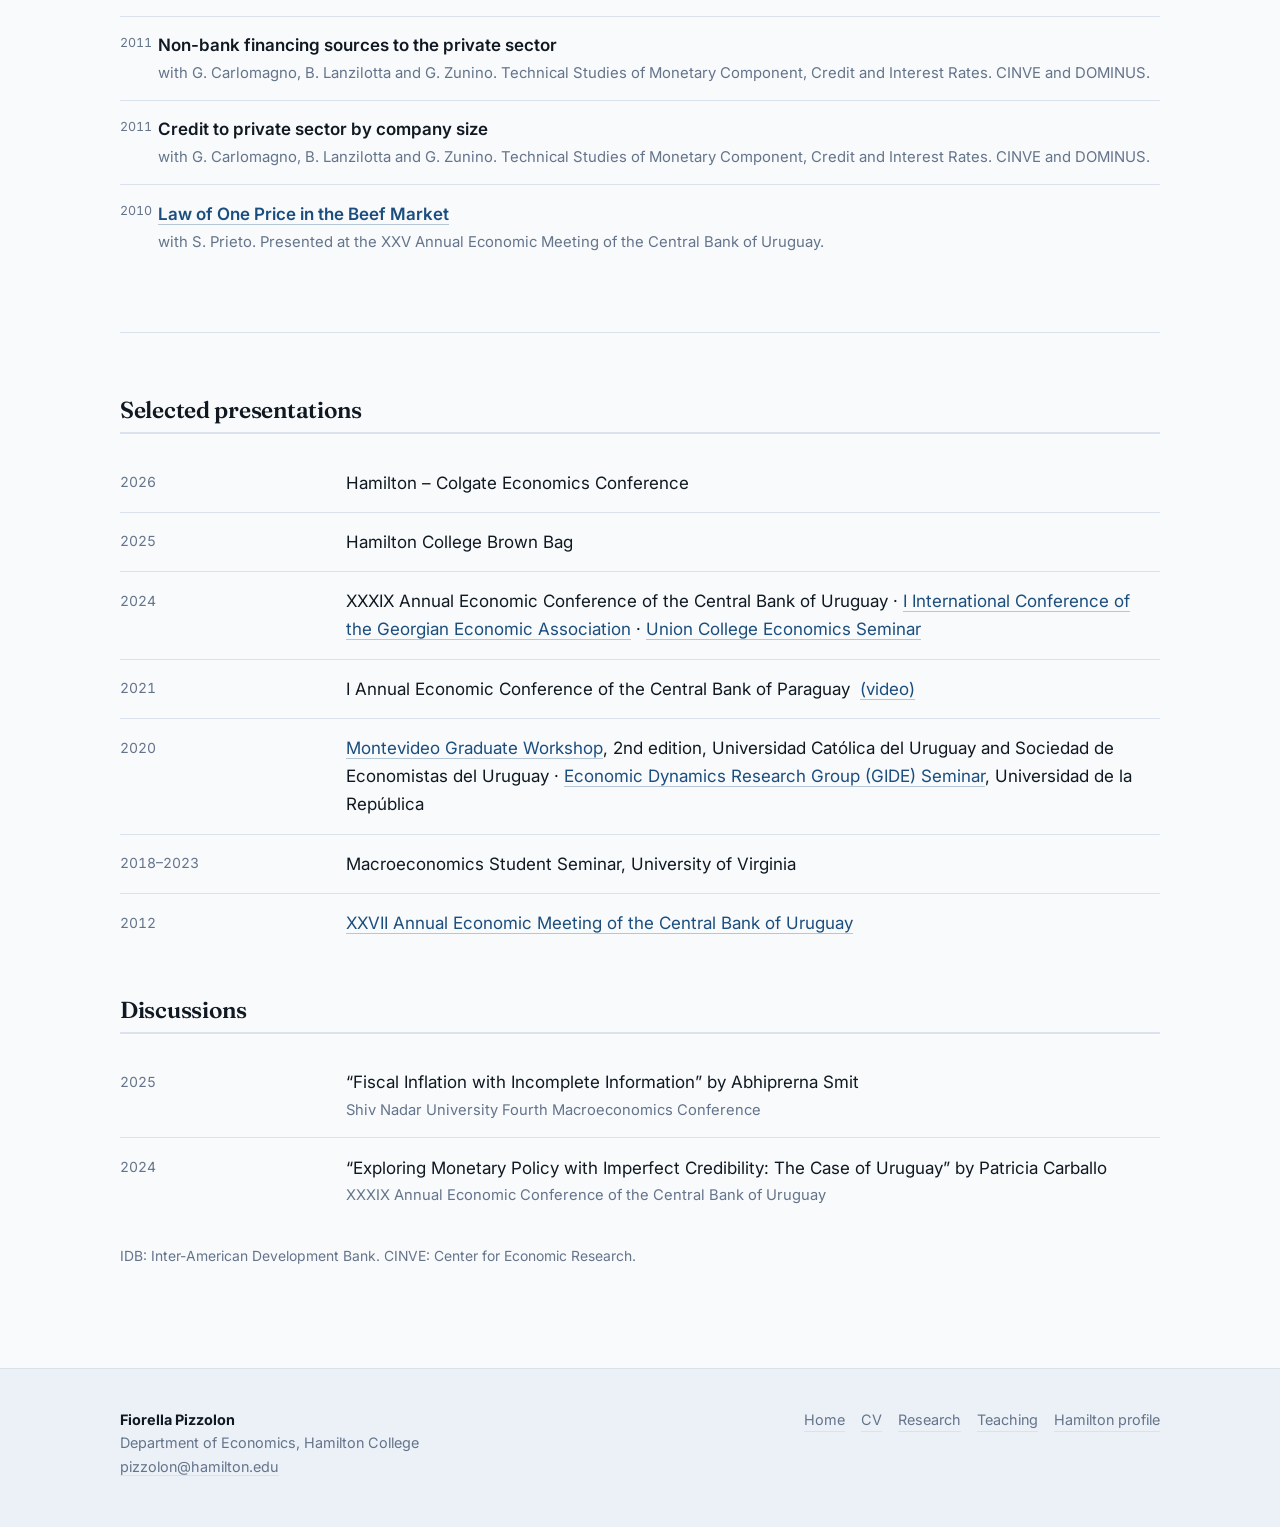
<file: assets/research.html>
<!DOCTYPE html>
<html lang="en">
<head>
<meta charset="utf-8">
<meta name="viewport" content="width=device-width, initial-scale=1">
<title>Research — Fiorella Pizzolon</title>
<meta name="description" content="Working papers and publications by Fiorella Pizzolon on sovereign debt, monetary and fiscal policy, and household heterogeneity.">
<meta name="author" content="Fiorella Pizzolon">
<meta property="og:title" content="Research — Fiorella Pizzolon">
<meta property="og:description" content="Working papers and publications by Fiorella Pizzolon on sovereign debt, monetary and fiscal policy, and household heterogeneity.">
<meta property="og:type" content="profile">
<link rel="icon" href="assets/favicon.svg" type="image/svg+xml">
<link rel="preconnect" href="https://fonts.googleapis.com">
<link rel="preconnect" href="https://fonts.gstatic.com" crossorigin>
<link href="https://fonts.googleapis.com/css2?family=Fraunces:opsz,wght@9..144,400;9..144,500;9..144,600;9..144,700&family=Inter:wght@400;500;600;700&display=swap" rel="stylesheet">
<link rel="stylesheet" href="assets/styles.css">
</head>
<body>
<a class="skip" href="#main">Skip to content</a>
<header class="site-header">
  <div class="wrap nav">
    <a class="brand" href="index.html"><span class="mono">FP</span>Fiorella Pizzolon</a>
    <button class="nav-toggle" aria-expanded="false" aria-controls="nav-links">Menu</button>
    <nav class="nav-links" id="nav-links" aria-label="Main">
      <a href="index.html">Home</a>
      <a href="cv.html">CV</a>
      <a href="education.html">Education</a>
      <a href="teaching.html">Teaching</a>
      <a href="ra-positions.html">RA Positions</a>
      <a href="research.html" aria-current="page">Research</a>
      <a href="media.html">Media</a>
      <a href="misc.html">Misc.</a>
    </nav>
  </div>
</header>
<main id="main">
  <div class="wrap page-head">
      <p class="eyebrow">Publications & working papers</p>
      <h1>Research</h1>
      <p class="lede">Macroeconomics, monetary and fiscal policy, and international economics.</p>
  </div>

  <div class="wrap">
    <section>
      <h2 class="section-title">Working papers</h2>

      <div class="card featured">
        <h3><a href="assets/papers/pizzolon-sovereign-debt-currency-denomination.pdf">Optimal Time-Consistent Monetary Policy and Sovereign Debt Currency Denomination</a></h3>
        <p class="meta">Single-authored &middot; January 2023 &middot; <a href="assets/papers/pizzolon-sovereign-debt-currency-denomination.pdf">PDF</a></p>
        <details class="abstract" open>
          <summary>Abstract</summary>
          <p>In the past two decades, the share of external sovereign debt in emerging economies
denominated in foreign currency has fallen. I document that in Brazil, Colombia, Mexico and Peru,
foreign currency debt was mainly substituted by debt denominated in local currency, while indexed
debt represented a small proportion. In Uruguay, on the contrary, foreign currency debt was largely
substituted by inflation-indexed debt. To study these differences, I use a small open economy model
in which each period, a government that cannot default and lacks commitment optimally chooses
inflation and the issuance of foreign currency, local currency and inflation-indexed debt. The
choice of debt currency denomination balances hedging benefits and costs implied by each type of
bond. On one hand, the exchange rate features a negative correlation with tradable endowment,
making local currency and indexed debt useful securities in terms of hedging. On the other hand,
the government is tempted to use inflation surprises (local currency debt) and real exchange rate
depreciation surprises (local currency and indexed debt) to dilute the value of its debt. Foreign
currency debt acts as a commitment device, because its value cannot be diluted. I derive analytical
expressions to gain insight into the nature of these trade-offs and solve the model numerically to
explain the difference in currency composition across countries. Large external debt-to-GDP ratios,
long debt duration, and low inflation costs encourage more borrowing in inflation-indexed bonds and
can explain the larger share of inflation-indexed debt in Uruguay compared to other Latin American
countries.</p>
        </details>
      </div>

      <div class="card">
        <h3>Unequal Transmission: Monetary Policy and Household Consumption in India</h3>
        <p class="meta">with <a href="https://www.aditi-singh.com/research">Aditi Singh</a> &middot; First version December 2024, latest version July 2025 &middot;
          <a href="https://papers.ssrn.com/sol3/papers.cfm?abstract_id=5615250">Draft</a></p>
        <details class="abstract">
          <summary>Abstract</summary>
          <p>This paper examines the real effects of monetary policy in India through the lens of
household-level heterogeneity. Using detailed microdata on consumption and asset holdings, we show
that monetary policy shocks have significant effects on household consumption. Importantly, these
effects vary systematically with households' positions in the wealth distribution. Households
facing tighter financial constraints—those with limited liquid assets—exhibit stronger consumption
responses to monetary policy shocks. By linking consumption data with asset portfolio information,
we highlight the role of financial heterogeneity in shaping the transmission of monetary policy.
Our findings underscore the importance of accounting for household-level differences in wealth and
liquidity when evaluating the effectiveness of monetary policy.</p>
        </details>
        <p class="presented"><strong>Presented at:</strong> SERI &middot; Shiv Nadar IoE &middot; Ashoka University &middot; Delhi School of Economics &middot; Hamilton College</p>
      </div>

      <div class="card">
        <h3>Identifying Hand-to-Mouth Households: Evidence from India</h3>
        <p class="meta">with Vivek Gupta and <a href="https://www.aditi-singh.com/research">Aditi Singh</a> &middot; First version October 2024, latest version July 2025 &middot;
          <a href="https://papers.ssrn.com/sol3/papers.cfm?abstract_id=5559305">Draft</a></p>
        <details class="abstract">
          <summary>Abstract</summary>
          <p>This paper identifies the share of poor and wealthy hand-to-mouth (HtM) households in
India. Wealthy HtM households hold substantial illiquid assets—such as housing and gold
jewelry—but have limited liquid wealth, including cash and checking accounts. In contrast, poor
HtM households lack both liquid and illiquid assets. We combine consumption and income data from
CMIE with asset portfolio data from AIDIS using machine learning techniques, and apply the
classification methodology of Kaplan, Violante, and Weidner (2014) to categorize households. We
find that 47% of Indian households are hand-to-mouth, out of which 85% are wealthy HtM and 15% are
poor HtM. While wealthy HtM households resemble non-HtM households in demographics and asset
holdings, they exhibit high marginal propensities to consume out of transitory income shocks,
similar to poor HtM households.</p>
        </details>
        <p class="presented"><strong>Presented at:</strong> Shiv Nadar IoE &middot; Ashoka University &middot; Delhi School of Economics &middot; Hamilton College</p>
      </div>
    </section>

    <section>
      <h2 class="section-title">Work in progress</h2>
      <div class="card">
        <h3 style="font-size:1.1rem" class="mb-0">High-Frequency MPCs and the Transmission of Monetary Policy</h3>
        <p class="meta mb-0" style="margin-top:.35rem">with <a href="https://www.aditi-singh.com/research">Aditi Singh</a></p>
      </div>
      <div class="card">
        <h3 style="font-size:1.1rem" class="mb-0">Optimal Monetary and Fiscal Policy under Commitment: The Role of Maturity Structure and Currency Denomination of Government Bonds</h3>
        <p class="meta mb-0" style="margin-top:.35rem">Thesis chapter, 2023</p>
      </div>
    </section>

    <hr class="rule">

    <section>
      <h2 class="section-title">Publications</h2>
      <h3 class="sub-title">Macroeconomics</h3>
      <ol class="biblio">
            <li data-year="2015"><span class="title"><a href="https://publications.iadb.org/publications/spanish/viewer/Crecimiento-econ%C3%B3mico-y-brechas-de-desarrollo-en-Uruguay.pdf">Economic Growth and Development Gaps in Uruguay</a></span><span class="src">with D. Hernaiz, V. Queijo and P. Regueira, supervised by E. Borensztein. IDB Dialogue Note, prepared as part of the Strategy with Uruguay 2015–2020.</span></li>
            <li data-year="2013"><span class="title"><a href="https://publications.iadb.org/publications/english/viewer/Assessing-Different-Methodologies-for-the-Estimation-of-Uruguay-Structural-Fiscal-Balance.pdf">Assessing Different Methodologies for the Estimation of Uruguay’s Structural Fiscal Balance</a></span><span class="src">with A. Rasteletti. IDB Technical Note N° IDB-TN-598.</span></li>
            <li data-year="2010"><span class="title"><a href="https://idl-bnc-idrc.dspacedirect.org/bitstream/handle/10625/47467/IDL-47467.pdf">Policy brief: Fiscal Space and Pro-Growth Policy Coordination in the MERCOSUR</a></span><span class="src">with D. Aboal. CINVE, Red Mercosur de Investigaciones Económicas.</span></li>
          </ol>
      <h3 class="sub-title">Tourism and growth</h3>
      <ol class="biblio">
            <li data-year="2021"><span class="title"><a href="https://link.springer.com/chapter/10.1007/978-3-030-59675-0_7">Testing the Dynamic Relationship Among CO2 Emissions, Economic Growth, Energy Consumption and Tourism Development: Evidence for Uruguay</a></span><span class="src">with J. G. Brida and B. Lanzilotta. In Balsalobre-Lorente D., Driha O. M., Shahbaz M. (Eds.), <em>Sustainable Tourism, Economic Growth and Clean Energy Strategies</em>. Springer, Cham.</span></li>
            <li data-year="2020"><span class="title"><a href="https://doi.org/10.1079/9781789243048.0138">The impacts of tourism in economic growth and development in Uruguay</a></span><span class="src">with J. G. Brida, B. Lanzilotta and M. Rodríguez Brindis. In Monterrubio C., Andriotis K. &amp; Stylidis D. (Eds.), pp. 138–155. CABI Regional Tourism Series, CABI, Wallingford, UK.</span></li>
            <li data-year="2019"><span class="title"><a href="https://www.inderscienceonline.com/doi/abs/10.1504/WRITR.2019.103287">The non-linear relationship between air transport development and economic growth: the cases of Chile and Uruguay</a></span><span class="src">with J. G. Brida and B. Lanzilotta. <em>World Review of Intermodal Transportation Research</em>, v. 8(4), pp. 320–337.</span></li>
            <li data-year="2019"><span class="title"><a href="http://www.casadelibrosabiertos.uam.mx/contenido/contenido/Libroelectronico/Ecological-economics.pdf">Testing the dynamic relationship among CO2 emissions, economic growth, energy consumption and tourism development: Evidence for Uruguay</a></span><span class="src">with J. G. Brida and B. Lanzilotta. In <em>Ecological Economics and Social-Ecological Movements</em>, pp. 89–104.</span></li>
            <li data-year="2016"><span class="title"><a href="http://www.accessecon.com/Pubs/EB/2016/Volume36/EB-16-V36-I2-P86.pdf">Dynamic relationship between tourism and economic growth in MERCOSUR countries: A nonlinear approach based on asymmetric time series models</a></span><span class="src">with J. G. Brida and B. Lanzilotta. <em>Economics Bulletin</em>, v. 36(2), pp. 879–894.</span></li>
            <li data-year="2013"><span class="title"><a href="https://doi.org/10.1080/13683500.2013.802765">A nonlinear approach to the tourism-led growth hypothesis: the case of the MERCOSUR</a></span><span class="src">with J. G. Brida, B. Lanzilotta and J. S. Pereyra. <em>Current Issues in Tourism</em>.</span></li>
            <li data-year="2012"><span class="title"><a href="http://rabida.uhu.es/dspace/bitstream/handle/10272/7542/El_%20turismo_como_factor_del_crecimiento_economico.pdf?sequence=2">The tourism-led growth hypothesis: a comparative study for the MERCOSUR countries</a></span><span class="src">with J. G. Brida, B. Lanzilotta and J. S. Pereyra. <em>Revista de Economía Mundial (REM)</em>. Presented at the Advanced Research Workshop in Tourism Economics (ARWTE) 2012 and at the XXVII Annual Economic Meeting of the Central Bank of Uruguay.</span></li>
          </ol>
    </section>

    <section>
      <h2 class="section-title">Unpublished documents</h2>
      <ol class="biblio">
            <li data-year="2020"><span class="title">Dynamics of Public Debt and Economic Growth in Uruguay</span><span class="src">with F. Pietrafesa, V. Queijo and O. Valencia. In D. Hernaiz Diez de Medina, F. Rodrigues Bastos and A. Schijman (Eds.), <em>Balance and Advance: Tax Reforms in the Southern Cone</em>. IDB.</span></li>
            <li data-year="2012"><span class="title"><a href="https://otu.opp.gub.uy/sites/default/files/docsBiblioteca/Indicador%20de%20Competitividad%20Departamental%20Informe%20Final.pdf">Departmental Competitiveness Indicators</a></span><span class="src">with D. Aboal, B. Lanzilotta and R. Osimani. CINVE and Office of Planning and Budget of Uruguay, financed by the IDB.</span></li>
            <li data-year="2011"><span class="title">Non-bank financing sources to the private sector</span><span class="src">with G. Carlomagno, B. Lanzilotta and G. Zunino. Technical Studies of Monetary Component, Credit and Interest Rates. CINVE and DOMINUS.</span></li>
            <li data-year="2011"><span class="title">Credit to private sector by company size</span><span class="src">with G. Carlomagno, B. Lanzilotta and G. Zunino. Technical Studies of Monetary Component, Credit and Interest Rates. CINVE and DOMINUS.</span></li>
            <li data-year="2010"><span class="title"><a href="https://www.bcu.gub.uy/Comunicaciones/Jornadas%20de%20Economa/iees03j3321010.pdf">Law of One Price in the Beef Market</a></span><span class="src">with S. Prieto. Presented at the XXV Annual Economic Meeting of the Central Bank of Uruguay.</span></li>
          </ol>
    </section>

    <hr class="rule">

    <section>
      <h2 class="section-title">Selected presentations</h2>
      <ul class="entries">
            <li><span class="when">2026</span><p class="what">Hamilton &ndash; Colgate Economics Conference</p></li>
            <li><span class="when">2025</span><p class="what">Hamilton College Brown Bag</p></li>
            <li><span class="when">2024</span><p class="what">XXXIX Annual Economic Conference of the Central Bank of Uruguay &middot; <a href="https://www.gea.org.ge/en/events/17">I International Conference of the Georgian Economic Association</a> &middot; <a href="https://www.union.edu/economics/seminars">Union College Economics Seminar</a></p></li>
            <li><span class="when">2021</span><p class="what">I Annual Economic Conference of the Central Bank of Paraguay &nbsp;<a href="https://www.youtube.com/watch?v=QuwGoFJnQx4">(video)</a></p></li>
            <li><span class="when">2020</span><p class="what"><a href="https://ucu.edu.uy/es/node/48591">Montevideo Graduate Workshop</a>, 2nd edition, Universidad Católica del Uruguay and Sociedad de Economistas del Uruguay &middot; <a href="http://fcea.edu.uy/eventos/seminarios-del-gide.html">Economic Dynamics Research Group (GIDE) Seminar</a>, Universidad de la República</p></li>
            <li><span class="when">2018–2023</span><p class="what">Macroeconomics Student Seminar, University of Virginia</p></li>
            <li><span class="when">2012</span><p class="what"><a href="https://www.bcu.gub.uy/Comunicaciones/Paginas/XXVII-Jornadas-Anuales-de-Economia.aspx">XXVII Annual Economic Meeting of the Central Bank of Uruguay</a></p></li>
          </ul>
    </section>

    <section>
      <h2 class="section-title">Discussions</h2>
      <ul class="entries">
            <li><span class="when">2025</span><p class="what">&ldquo;Fiscal Inflation with Incomplete Information&rdquo; by Abhiprerna Smit<span class="where">Shiv Nadar University Fourth Macroeconomics Conference</span></p></li>
            <li><span class="when">2024</span><p class="what">&ldquo;Exploring Monetary Policy with Imperfect Credibility: The Case of Uruguay&rdquo; by Patricia Carballo<span class="where">XXXIX Annual Economic Conference of the Central Bank of Uruguay</span></p></li>
          </ul>
      <p class="small muted" style="margin-top:1.4rem">IDB: Inter-American Development Bank.
      CINVE: Center for Economic Research.</p>
    </section>
  </div>
</main>
<footer class="site-footer">
  <div class="wrap footer-grid">
    <div>
      <strong style="color:var(--ink)">Fiorella Pizzolon</strong><br>
      Department of Economics, Hamilton College<br>
      <a href="mailto:pizzolon@hamilton.edu">pizzolon@hamilton.edu</a>
    </div>
    <nav class="footer-links" aria-label="Footer">
      <a href="index.html">Home</a>
      <a href="cv.html">CV</a>
      <a href="research.html">Research</a>
      <a href="teaching.html">Teaching</a>
      <a href="https://www.hamilton.edu/academics/our-faculty/directory/faculty-detail/fiorella-pizzolon">Hamilton profile</a>
    </nav>
  </div>
</footer>
<script>
(function () {
  var b = document.querySelector('.nav-toggle'),
      n = document.getElementById('nav-links');
  if (!b || !n) return;
  b.addEventListener('click', function () {
    var open = n.classList.toggle('open');
    b.setAttribute('aria-expanded', open ? 'true' : 'false');
  });
})();
// If an image hosted elsewhere fails to load, fall back to the local copy.
(function () {
  Array.prototype.forEach.call(document.querySelectorAll('img[data-fallback]'), function (img) {
    img.addEventListener('error', function handler() {
      img.removeEventListener('error', handler);
      img.src = img.getAttribute('data-fallback');
    });
    if (img.complete && !img.naturalWidth) img.src = img.getAttribute('data-fallback');
  });
})();
</script>
</body>
</html>
</file>
<file: site.css>
/* Fiorella Pizzolon — site stylesheet (shared by every page) */
:root {
  --bg: #ffffff; --ink: #1a1a1a; --muted: #616161; --rule: #e6e6e6;
  --accent: #0b3d6e; --accent-soft: #eef3f8;
  --navbg: #0b3d6e; --navink: #c9d7e6; --navhover: #ffffff;
}
* { box-sizing: border-box; }
html { -webkit-text-size-adjust: 100%; }
body {
  margin: 0; background: var(--bg); color: var(--ink);
  font-family: "IBM Plex Sans", "Helvetica Neue", Arial, sans-serif;
  font-size: clamp(1.02rem, 0.95rem + 0.35vw, 1.15rem); line-height: 1.65;
}
a { color: var(--accent); text-decoration-thickness: 1px; text-underline-offset: 3px; }
a:hover { text-decoration-thickness: 2px; }
a:focus-visible { outline: 2px solid var(--accent); outline-offset: 3px; border-radius: 2px; }
img { max-width: 100%; height: auto; display: block; }
.wrap { width: min(100% - 2.5rem, 42rem); margin: 0 auto; }

/* Navigation: scrolls sideways on phones instead of wrapping */
nav { background: var(--navbg); position: sticky; top: 0; z-index: 1; }
nav ul {
  list-style: none; margin: 0; padding: 0.8rem 0; display: flex; gap: 1.4rem;
  overflow-x: auto; white-space: nowrap; -webkit-overflow-scrolling: touch; scrollbar-width: none;
}
nav ul::-webkit-scrollbar { display: none; }
nav a { color: var(--navink); text-decoration: none; font-size: 0.93rem; font-weight: 500; }
nav a:hover { color: var(--navhover); }
nav a[aria-current="page"] { color: var(--navhover); border-bottom: 2px solid #fff; padding-bottom: 2px; }

main { padding: 2.5rem 0 3rem; }
h1 { font-weight: 600; font-size: clamp(2rem, 1.5rem + 2.5vw, 2.9rem); line-height: 1.1; margin: 0 0 0.5rem; letter-spacing: -0.02em; }
.lede { margin: 0 0 1.5rem; color: var(--muted); }
h2 { font-size: 1.3rem; font-weight: 600; margin: 2.5rem 0 0.75rem; padding-bottom: 0.4rem; border-bottom: 1px solid var(--rule); }
h3 { font-size: 1.05rem; font-weight: 600; margin: 1.5rem 0 0.25rem; line-height: 1.35; }
.meta { margin: 0; color: var(--muted); font-size: 0.92rem; }
.note { color: var(--muted); font-size: 0.92rem; }

/* Home */
header.hero { padding: 0.5rem 0 1.5rem; display: grid; grid-template-columns: 1fr; gap: 1.5rem; align-items: start; }
@media (min-width: 40rem) { header.hero { grid-template-columns: 1fr 9.5rem; gap: 2.5rem; } }
header.hero img { width: 7.5rem; aspect-ratio: 1/1; object-fit: cover; border-radius: 50%; }
@media (min-width: 40rem) { header.hero img { width: 100%; border-radius: 50%; order: 2; } }
.role { margin: 0; color: var(--muted); }
.bio { margin: 1.25rem 0 0; max-width: 34rem; }
.contact { margin: 1.5rem 0 0; color: var(--muted); font-size: 0.95rem; border-top: 1px solid var(--rule); padding-top: 1.25rem; }
.contact p { margin: 0.3rem 0; }

/* Collapsible abstracts (+ / −) */
details { margin: 0.5rem 0 0; }
summary {
  cursor: pointer; list-style: none; color: var(--accent); font-size: 0.95rem; padding: 0.3rem 0;
  display: inline-flex; align-items: center; gap: 0.5rem; -webkit-user-select: none; user-select: none;
}
summary::-webkit-details-marker { display: none; }
summary::before {
  content: "+"; display: inline-block; width: 1.25rem; height: 1.25rem; line-height: 1.2rem;
  text-align: center; border: 1px solid currentColor; border-radius: 3px; font-size: 0.95rem;
}
details[open] summary::before { content: "\2212"; }
summary:focus-visible { outline: 2px solid var(--accent); outline-offset: 3px; border-radius: 2px; }
details p { margin: 0.5rem 0 0.75rem; max-width: 38rem; font-size: 0.97rem; }
.presented { margin: 0.35rem 0 0; color: var(--muted); font-size: 0.92rem; }

/* Numbered lists */
ol { padding-left: 1.4rem; margin: 0.75rem 0; }
ol li { margin: 0 0 0.85rem; }

/* Year / entry lists: year column on the left, stacked on phones */
dl { margin: 0.5rem 0 0; }
dl > div { display: grid; grid-template-columns: 7rem 1fr; gap: 0.25rem 1rem; padding: 0.6rem 0; border-bottom: 1px solid var(--rule); }
dt { color: var(--muted); font-size: 0.92rem; margin: 0; padding-top: 0.1rem; }
dd { margin: 0; }
dd .inst { display: block; color: var(--muted); font-size: 0.93rem; }
dd .diss { margin: 0.75rem 0 0; padding-left: 0.85rem; border-left: 2px solid var(--rule); font-size: 0.97rem; }
dd .diss p { margin: 0.2rem 0; }
dd .diss .label { color: var(--muted); font-size: 0.9rem; }
dd .diss .title { font-weight: 600; }
dd .diss .title a { color: var(--ink); }
dd .diss .title a:hover { color: var(--accent); }
dd .diss .committee { white-space: nowrap; overflow-x: auto; }
@media (max-width: 30rem) { dl > div { grid-template-columns: 1fr; gap: 0.1rem; } }

/* Collapsible sections (Research positions): one row per employer, open with + */
details.section { margin: 0; border-bottom: 1px solid var(--rule); }
details.section:first-of-type { border-top: 1px solid var(--rule); }
details.section > summary { display: flex; align-items: center; gap: 0.6rem; width: 100%; padding: 0.9rem 0; color: var(--ink); font-size: 1.05rem; font-weight: 600; }
details.section > summary span { margin-left: auto; color: var(--muted); font-weight: 400; font-size: 0.88rem; white-space: nowrap; }
@media (max-width: 30rem) { details.section > summary span { display: none; } }
details.section > p { margin: 0 0 1rem 1.85rem; font-size: 0.97rem; }
dl.compact { margin: 0 0 0.75rem 1.85rem; }
ul.plain { margin: 0 0 1rem 1.85rem; padding-left: 1.1rem; font-size: 0.97rem; }
ul.plain li { margin: 0.25rem 0; }
@media (max-width: 30rem) { ul.plain { margin-left: 0; } }
dl.compact > div { grid-template-columns: 6.5rem 1fr; padding: 0.4rem 0; border-bottom: 0; font-size: 0.97rem; }
@media (max-width: 30rem) { dl.compact { margin-left: 0; } dl.compact > div { grid-template-columns: 1fr; } }

/* CV */
.cv-actions { display: flex; flex-wrap: wrap; gap: 0.75rem; margin: 0.5rem 0 1.5rem; }
.button { display: inline-block; padding: 0.55rem 1rem; border-radius: 4px; background: var(--accent); color: #fff; text-decoration: none; font-weight: 500; font-size: 0.95rem; }
.button:hover { background: #082e53; }
.button.secondary { background: var(--accent-soft); color: var(--accent); }
.cv-embed { display: none; }
@media (min-width: 48rem) { .cv-embed { display: block; width: 100%; height: 80vh; border: 1px solid var(--rule); border-radius: 4px; } }
.cv-preview { max-width: 22rem; border: 1px solid var(--rule); border-radius: 4px; }
@media (min-width: 48rem) { .cv-preview { display: none; } }

/* Media page: thumbnail on the left, text on the right; stacked on phones */
.media-list { list-style: none; padding: 0; margin: 0.75rem 0 0; }
.media-list li { display: grid; grid-template-columns: 1fr; gap: 0.75rem 1.25rem; padding: 1rem 0; border-bottom: 1px solid var(--rule); }
@media (min-width: 36rem) { .media-list li { grid-template-columns: 11rem 1fr; align-items: start; } }
.media-list h3 { margin: 0 0 0.25rem; }
.thumb { position: relative; display: block; aspect-ratio: 16 / 9; border-radius: 4px; overflow: hidden; background: var(--rule); }
.thumb img { width: 100%; height: 100%; object-fit: cover; }
.thumb .play { position: absolute; left: 50%; top: 50%; width: 2.6rem; height: 2.6rem; transform: translate(-50%, -50%); border-radius: 50%; background: rgba(11,61,110,0.85); }
.thumb .play::after { content: ""; position: absolute; left: 55%; top: 50%; transform: translate(-50%, -50%); border-left: 0.9rem solid #fff; border-top: 0.55rem solid transparent; border-bottom: 0.55rem solid transparent; }
.thumb-text { display: grid; place-items: center; background: var(--accent-soft); color: var(--accent); text-decoration: none; font-weight: 500; text-align: center; font-size: 0.9rem; line-height: 1.3; }

/* Photo gallery (More page): one column on phones, two columns from tablets up */
.gallery { list-style: none; padding: 0; margin: 1rem 0 0; display: grid; grid-template-columns: 1fr; gap: 1.75rem 1.5rem; }
@media (min-width: 36rem) { .gallery { grid-template-columns: 1fr 1fr; } }
.gallery figure { margin: 0; }
.gallery img { width: 100%; aspect-ratio: 4 / 3; object-fit: cover; border-radius: 4px; background: var(--rule); }
.gallery figcaption { margin-top: 0.5rem; font-size: 0.88rem; line-height: 1.5; color: var(--muted); }
.gallery figcaption b { display: block; color: var(--ink); font-weight: 600; margin-bottom: 0.1rem; }

footer { border-top: 1px solid var(--rule); padding: 1.25rem 0 2rem; font-size: 0.85rem; color: var(--muted); }
</file>
<file: assets/assets/styles.css>
/* ==========================================================================
   Fiorella Pizzolon — academic site
   One stylesheet for the whole site. Colors live in :root below; change a
   value there and it updates everywhere.
   ========================================================================== */

:root {
  --bg:          #F8FAFC;
  --bg-tint:     #EBF1F7;
  --surface:     #FFFFFF;
  --ink:         #101922;
  --ink-soft:    #33414F;
  --muted:       #64748B;
  --rule:        #DAE3EC;
  --accent:      #1B4E7E;
  --accent-deep: #123859;
  --accent-soft: #E1ECF6;
  --teal:        #0E5E5A;

  --font-display: "Fraunces", "Iowan Old Style", "Palatino Linotype", Palatino,
                  Georgia, "Times New Roman", serif;
  --font-body:    "Inter", -apple-system, BlinkMacSystemFont, "Segoe UI",
                  Roboto, Helvetica, Arial, sans-serif;

  --wrap: 68rem;
  --radius: 10px;
  --shadow: 0 1px 2px rgba(33,29,24,.04), 0 8px 24px -12px rgba(33,29,24,.14);
}

@media (prefers-color-scheme: dark) {
  :root {
    --bg:          #0B1017;
    --bg-tint:     #121A24;
    --surface:     #101821;
    --ink:         #E8EFF6;
    --ink-soft:    #C7D3DF;
    --muted:       #8FA0B2;
    --rule:        #1F2A36;
    --accent:      #74B4EA;
    --accent-deep: #9BCCF5;
    --accent-soft: #12202D;
    --teal:        #6FBFB6;
    --shadow: 0 1px 2px rgba(0,0,0,.3), 0 8px 24px -12px rgba(0,0,0,.6);
  }
}

/* ---------- base ---------- */

*, *::before, *::after { box-sizing: border-box; }

html { scroll-behavior: smooth; }

body {
  margin: 0;
  background: var(--bg);
  color: var(--ink);
  font-family: var(--font-body);
  font-size: 17px;
  line-height: 1.65;
  -webkit-font-smoothing: antialiased;
  text-rendering: optimizeLegibility;
}

img { max-width: 100%; display: block; }

a {
  color: var(--accent);
  text-decoration: none;
  border-bottom: 1px solid color-mix(in srgb, var(--accent) 30%, transparent);
  transition: color .15s ease, border-color .15s ease, background-color .15s ease;
}
a:hover { color: var(--accent-deep); border-bottom-color: var(--accent-deep); }

h1, h2, h3, h4 {
  font-family: var(--font-display);
  font-weight: 600;
  font-variation-settings: "SOFT" 0, "WONK" 0, "opsz" 40;
  line-height: 1.15;
  letter-spacing: -0.012em;
  color: var(--ink);
  margin: 0 0 .5em;
}

.wrap { width: 100%; max-width: var(--wrap); margin: 0 auto; padding: 0 1.5rem; }

/* ---------- skip link ---------- */

.skip {
  position: absolute; left: -9999px; top: 0; z-index: 100;
  background: var(--accent); color: #fff; padding: .6rem 1rem;
  border: 0; border-radius: 0 0 var(--radius) 0;
}
.skip:focus { left: 0; }

/* ---------- header / nav ---------- */

.site-header {
  position: sticky; top: 0; z-index: 50;
  background: color-mix(in srgb, var(--bg) 88%, transparent);
  backdrop-filter: saturate(1.4) blur(10px);
  -webkit-backdrop-filter: saturate(1.4) blur(10px);
  border-bottom: 1px solid var(--rule);
}

.nav {
  display: flex; align-items: center; justify-content: space-between;
  gap: 1rem; min-height: 64px;
}

.brand {
  font-family: var(--font-display);
  font-weight: 600;
  font-size: 1.06rem;
  letter-spacing: -0.01em;
  color: var(--ink);
  border: 0;
  display: inline-flex; align-items: center; gap: .6rem;
  white-space: nowrap;
}
.brand:hover { color: var(--accent); }
.brand .mono {
  width: 30px; height: 30px; flex: 0 0 30px;
  display: grid; place-items: center;
  border-radius: 50%;
  background: var(--accent); color: #fff;
  font-size: .72rem; font-weight: 700; letter-spacing: .02em;
  font-family: var(--font-body);
}

.nav-links { display: flex; align-items: center; gap: .15rem; flex-wrap: wrap; }
.nav-links a {
  color: var(--ink-soft);
  border: 0;
  font-size: .93rem;
  padding: .38rem .6rem;
  border-radius: 6px;
  white-space: nowrap;
}
.nav-links a:hover { color: var(--accent); background: var(--accent-soft); }
.nav-links a[aria-current="page"] {
  color: var(--accent);
  background: var(--accent-soft);
  font-weight: 600;
}

.nav-toggle {
  display: none;
  background: transparent; border: 1px solid var(--rule);
  border-radius: 8px; padding: .45rem .7rem;
  color: var(--ink); font: inherit; font-size: .9rem; cursor: pointer;
}

@media (max-width: 860px) {
  .nav { flex-wrap: wrap; }
  .nav-toggle { display: block; }
  .nav-links {
    display: none;
    flex-basis: 100%; flex-direction: column; align-items: stretch;
    gap: 0; padding: .4rem 0 .9rem;
    border-top: 1px solid var(--rule); margin-top: -1px;
  }
  .nav-links.open { display: flex; }
  .nav-links a { padding: .6rem .5rem; }
}

/* ---------- page header ---------- */

.page-head { padding: 3.2rem 0 1.6rem; }
.eyebrow {
  font-family: var(--font-body);
  font-size: .74rem; font-weight: 600;
  letter-spacing: .13em; text-transform: uppercase;
  color: var(--accent);
  margin: 0 0 .7rem;
}
.page-head h1 { font-size: clamp(2.1rem, 5vw, 3rem); margin-bottom: .3rem; }
.page-head .lede {
  color: var(--muted); font-size: 1.05rem; max-width: 46rem; margin: 0;
}

/* ---------- home hero ---------- */

.hero { padding: 3.4rem 0 1rem; }
.hero-grid {
  display: grid;
  grid-template-columns: minmax(0, 1fr) 268px;
  gap: 3rem; align-items: start;
}
@media (max-width: 800px) {
  .hero-grid { grid-template-columns: 1fr; gap: 2rem; }
  .hero-portrait { order: -1; max-width: 220px; }
}

.hero h1 {
  font-size: clamp(2.4rem, 6vw, 3.5rem);
  margin-bottom: .35rem;
}
.hero .role {
  font-size: 1.12rem; color: var(--ink-soft); margin: 0 0 1.4rem;
}
.hero .role strong { font-weight: 600; }
.hero p { color: var(--ink-soft); }

.hero-portrait {
  border-radius: var(--radius);
  overflow: hidden;
  box-shadow: var(--shadow);
  border: 1px solid var(--rule);
  background: var(--bg-tint);
}
.hero-portrait img { width: 100%; height: auto; aspect-ratio: 4/5; object-fit: cover; }

/* ---------- tags ---------- */

.tags { display: flex; flex-wrap: wrap; gap: .45rem; padding: 0; margin: 1.4rem 0 0; list-style: none; }
.tags li {
  font-size: .84rem;
  padding: .3rem .7rem;
  border-radius: 999px;
  background: var(--bg-tint);
  border: 1px solid var(--rule);
  color: var(--ink-soft);
}

/* ---------- buttons ---------- */

.btn-row { display: flex; flex-wrap: wrap; gap: .6rem; margin-top: 1.6rem; }
.btn {
  display: inline-flex; align-items: center; gap: .45rem;
  font-size: .92rem; font-weight: 500;
  padding: .55rem 1.05rem;
  border-radius: 999px;
  border: 1px solid var(--accent);
  background: var(--accent); color: #fff;
}
.btn:hover { background: var(--accent-deep); border-color: var(--accent-deep); color: #fff; }
.btn.ghost { background: transparent; color: var(--accent); }
.btn.ghost:hover { background: var(--accent-soft); color: var(--accent-deep); }

/* ---------- sections ---------- */

section { padding: 1.4rem 0; }
.section-title {
  font-size: 1.45rem;
  padding-bottom: .5rem;
  margin-bottom: 1.2rem;
  border-bottom: 2px solid var(--rule);
}
.sub-title {
  font-size: 1.02rem;
  font-family: var(--font-body);
  font-weight: 600;
  letter-spacing: .06em;
  text-transform: uppercase;
  color: var(--muted);
  margin: 2rem 0 .9rem;
}
.sub-title:first-child { margin-top: 0; }

.rule { border: 0; border-top: 1px solid var(--rule); margin: 2.6rem 0; }

/* ---------- cards ---------- */

.card {
  background: var(--surface);
  border: 1px solid var(--rule);
  border-radius: var(--radius);
  padding: 1.5rem 1.6rem;
  box-shadow: var(--shadow);
}
.card + .card { margin-top: 1rem; }
.card h3 { font-size: 1.2rem; margin-bottom: .35rem; }
.card .meta { font-size: .88rem; color: var(--muted); margin: 0 0 .6rem; }

.card.featured { border-left: 4px solid var(--accent); }

.grid-2 { display: grid; grid-template-columns: repeat(auto-fit, minmax(min(100%, 20rem), 1fr)); gap: 1rem; }

/* ---------- entry lists (education, RA, teaching) ---------- */

.entries { list-style: none; margin: 0; padding: 0; }
.entries > li {
  display: grid;
  grid-template-columns: 12.5rem minmax(0, 1fr);
  gap: 0 1.6rem;
  padding: .95rem 0;
  border-bottom: 1px solid var(--rule);
}
.entries > li:last-child { border-bottom: 0; }
.entries .when {
  font-size: .87rem; color: var(--muted);
  font-variant-numeric: tabular-nums;
  padding-top: .16rem;
}
.entries .what { margin: 0; }
.entries .what strong { font-weight: 600; }
.entries .what .where { display: block; color: var(--muted); font-size: .92rem; margin-top: .1rem; }
@media (max-width: 640px) {
  .entries > li { grid-template-columns: 1fr; gap: .2rem; }
  .entries .when { order: 2; padding-top: .15rem; }
  .entries .what { order: 1; }
}

/* ---------- bibliography ---------- */

.biblio { list-style: none; margin: 0; padding: 0; }
.biblio > li {
  padding: .9rem 0 .9rem 2.4rem;
  border-bottom: 1px solid var(--rule);
  position: relative;
}
.biblio > li:last-child { border-bottom: 0; }
.biblio > li::before {
  content: attr(data-year);
  position: absolute; left: 0; top: 1rem;
  font-size: .78rem; color: var(--muted);
  font-variant-numeric: tabular-nums;
}
.biblio .title { font-weight: 600; }
.biblio .src { color: var(--muted); font-size: .93rem; display: block; margin-top: .12rem; }

/* ---------- abstract disclosure ---------- */

details.abstract {
  margin-top: .9rem;
  border-top: 1px solid var(--rule);
  padding-top: .7rem;
}
details.abstract summary {
  cursor: pointer;
  list-style: none;
  font-size: .84rem; font-weight: 600;
  letter-spacing: .07em; text-transform: uppercase;
  color: var(--accent);
  display: inline-flex; align-items: center; gap: .4rem;
}
details.abstract summary::-webkit-details-marker { display: none; }
details.abstract summary::after {
  content: "+"; font-size: 1rem; line-height: 1; font-weight: 400;
}
details.abstract[open] summary::after { content: "–"; }
details.abstract p {
  margin: .8rem 0 0;
  font-size: .96rem;
  color: var(--ink-soft);
  text-align: justify;
  hyphens: auto;
}
.presented {
  margin: .8rem 0 0;
  font-size: .86rem;
  color: var(--muted);
}

/* ---------- photo gallery ---------- */

.gallery {
  display: grid;
  grid-template-columns: repeat(auto-fill, minmax(min(100%, 17.5rem), 1fr));
  gap: 1.4rem;
  list-style: none; margin: 0; padding: 0;
}
.gallery figure {
  margin: 0;
  background: var(--surface);
  border: 1px solid var(--rule);
  border-radius: var(--radius);
  overflow: hidden;
  box-shadow: var(--shadow);
  height: 100%;
  display: flex; flex-direction: column;
}
.gallery img {
  width: 100%; height: auto;
  aspect-ratio: 4/3; object-fit: cover;
  background: var(--bg-tint);
}
.gallery figcaption {
  padding: .9rem 1rem 1.1rem;
  font-size: .88rem;
  color: var(--ink-soft);
  line-height: 1.5;
}
.gallery .date { display: block; font-weight: 600; color: var(--accent); margin-bottom: .2rem; font-size: .8rem; letter-spacing: .04em; }

/* ---------- CV embed ---------- */

.pdf-frame {
  width: 100%; height: min(80vh, 950px);
  border: 1px solid var(--rule);
  border-radius: var(--radius);
  background: var(--surface);
  box-shadow: var(--shadow);
}

.note {
  background: var(--bg-tint);
  border: 1px solid var(--rule);
  border-left: 3px solid var(--accent);
  border-radius: var(--radius);
  padding: .95rem 1.15rem;
  font-size: .92rem;
  color: var(--ink-soft);
  margin: 1.4rem 0;
}
.note strong { color: var(--ink); }

/* ---------- contact / references ---------- */

.contact-list { list-style: none; margin: 0; padding: 0; }
.contact-list li {
  padding: .4rem 0;
  display: grid; grid-template-columns: 6rem minmax(0, 1fr);
  gap: 0 .9rem; align-items: baseline;
}
.contact-list li.single { grid-template-columns: 1fr; }
.contact-list.wide li { grid-template-columns: 8rem minmax(0, 1fr); }
.contact-list a, .contact-list .todo { justify-self: start; }
.contact-list .todo {
  color: var(--accent);
  background: var(--accent-soft);
  border: 1px dashed color-mix(in srgb, var(--accent) 45%, transparent);
  border-radius: 6px;
  padding: .05rem .5rem;
  font-size: .9rem;
}

/* ---------- news ---------- */

.news { list-style: none; margin: 0; padding: 0; }
.news li {
  display: grid;
  grid-template-columns: 6.5rem minmax(0, 1fr);
  gap: 0 1.4rem;
  padding: .5rem 0;
  align-items: baseline;
}
.news li + li { border-top: 1px solid var(--rule); }
.news .on {
  font-size: .82rem; color: var(--muted);
  font-variant-numeric: tabular-nums;
  letter-spacing: .02em;
}
@media (max-width: 560px) {
  .news li { grid-template-columns: 1fr; gap: .1rem; }
}
.contact-list .label {
  font-size: .74rem; letter-spacing: .1em; text-transform: uppercase;
  color: var(--muted);
}
@media (max-width: 480px) {
  .contact-list li { grid-template-columns: 1fr; gap: .1rem; }
}

/* ---------- footer ---------- */

.site-footer {
  margin-top: 4rem;
  border-top: 1px solid var(--rule);
  background: var(--bg-tint);
  padding: 2.4rem 0 3rem;
}
.footer-grid {
  display: flex; flex-wrap: wrap; gap: 1.5rem;
  justify-content: space-between; align-items: baseline;
  font-size: .9rem; color: var(--muted);
}
.footer-grid a { color: var(--muted); border-bottom-color: var(--rule); }
.footer-grid a:hover { color: var(--accent); }
.footer-links { display: flex; flex-wrap: wrap; gap: 1rem; }

/* ---------- utilities ---------- */

.lead { font-size: 1.08rem; }
.muted { color: var(--muted); }
.small { font-size: .87rem; }
.mt-0 { margin-top: 0; }
.mb-0 { margin-bottom: 0; }

@media print {
  .site-header, .site-footer, .btn-row { display: none; }
  body { background: #fff; color: #000; font-size: 11pt; }
  details.abstract[open] p { font-size: 10pt; }
}

/* ---------- CV: inline viewer on wide screens, page-1 image elsewhere ---------- */

.pdf-preview { display: none; border: 0; }
.pdf-preview img {
  width: 100%; height: auto;
  border: 1px solid var(--rule);
  border-radius: var(--radius);
  box-shadow: var(--shadow);
  background: #fff;
}
.pdf-preview span {
  display: block; text-align: center;
  margin-top: .9rem; font-size: .92rem; font-weight: 500;
  color: var(--accent);
}

@media (max-width: 900px), (hover: none) and (pointer: coarse) {
  .pdf-frame { display: none; }
  .pdf-preview { display: block; }
}
</file>
